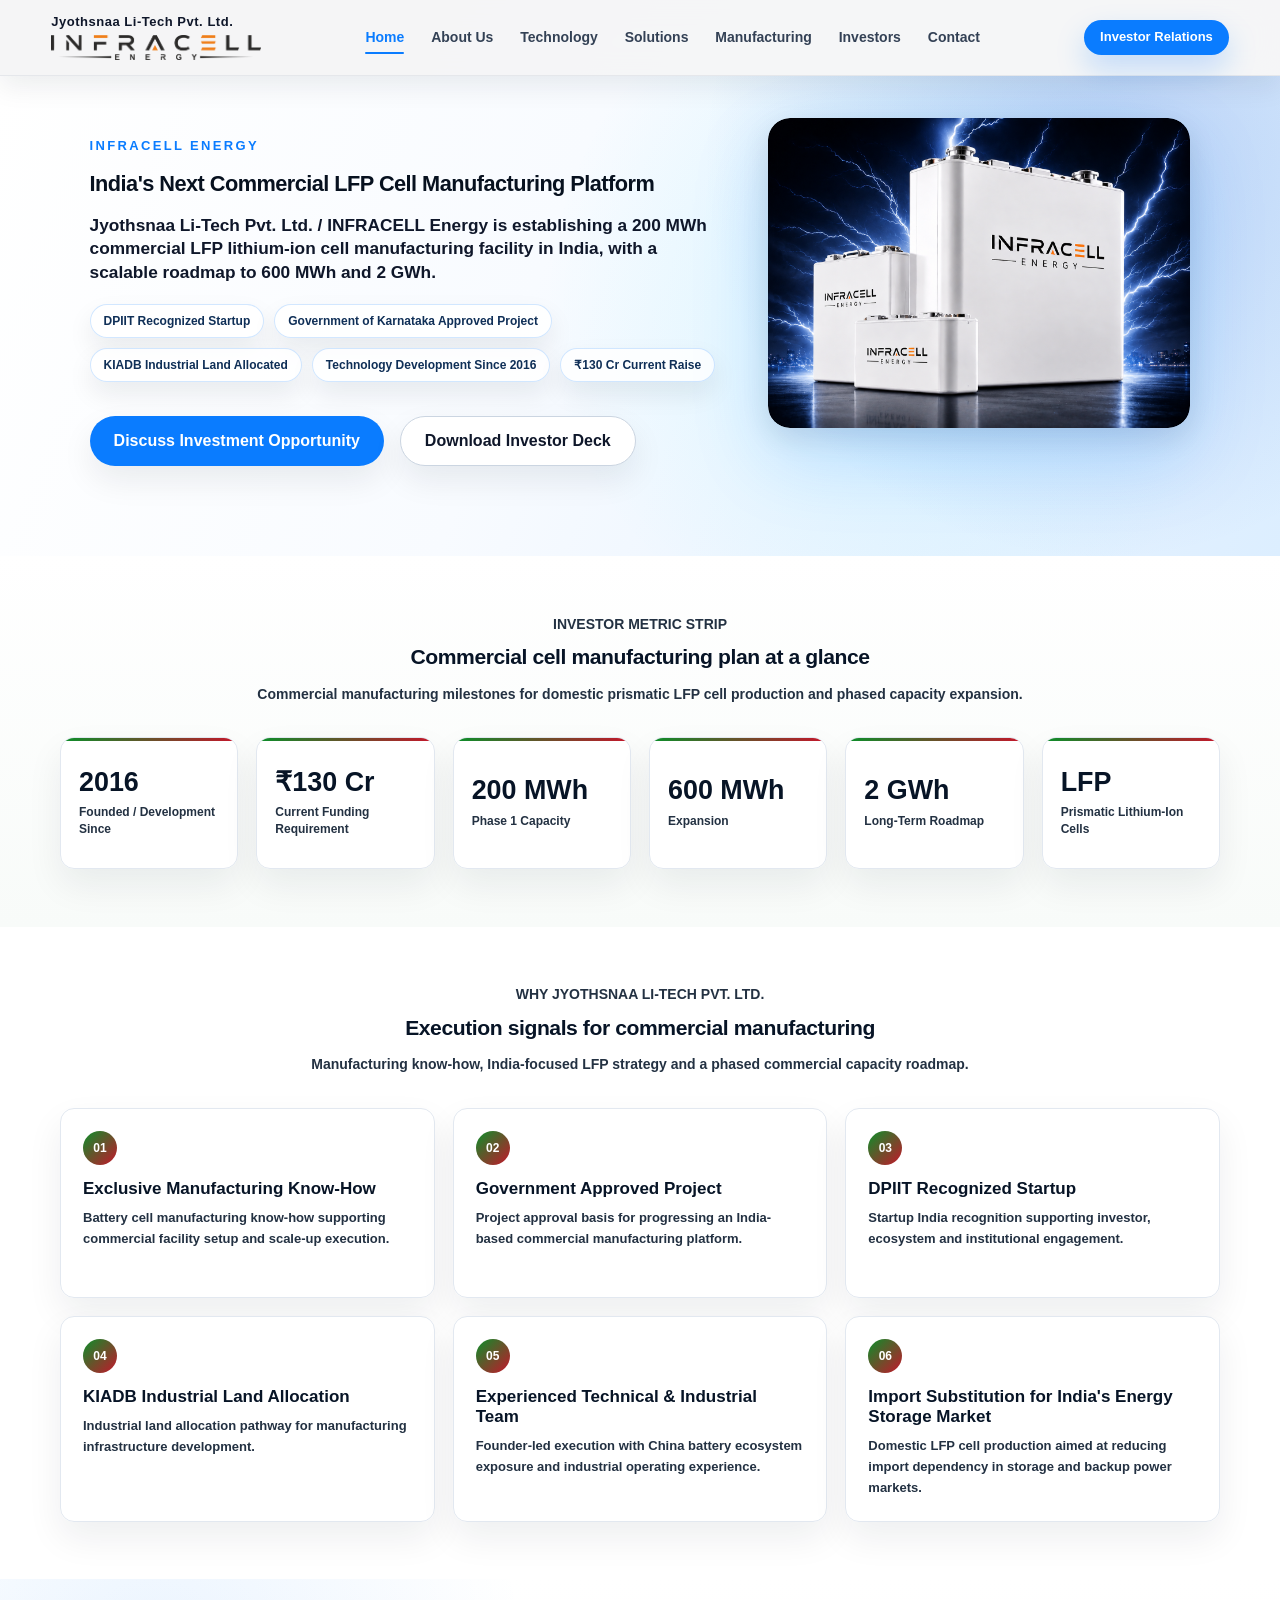
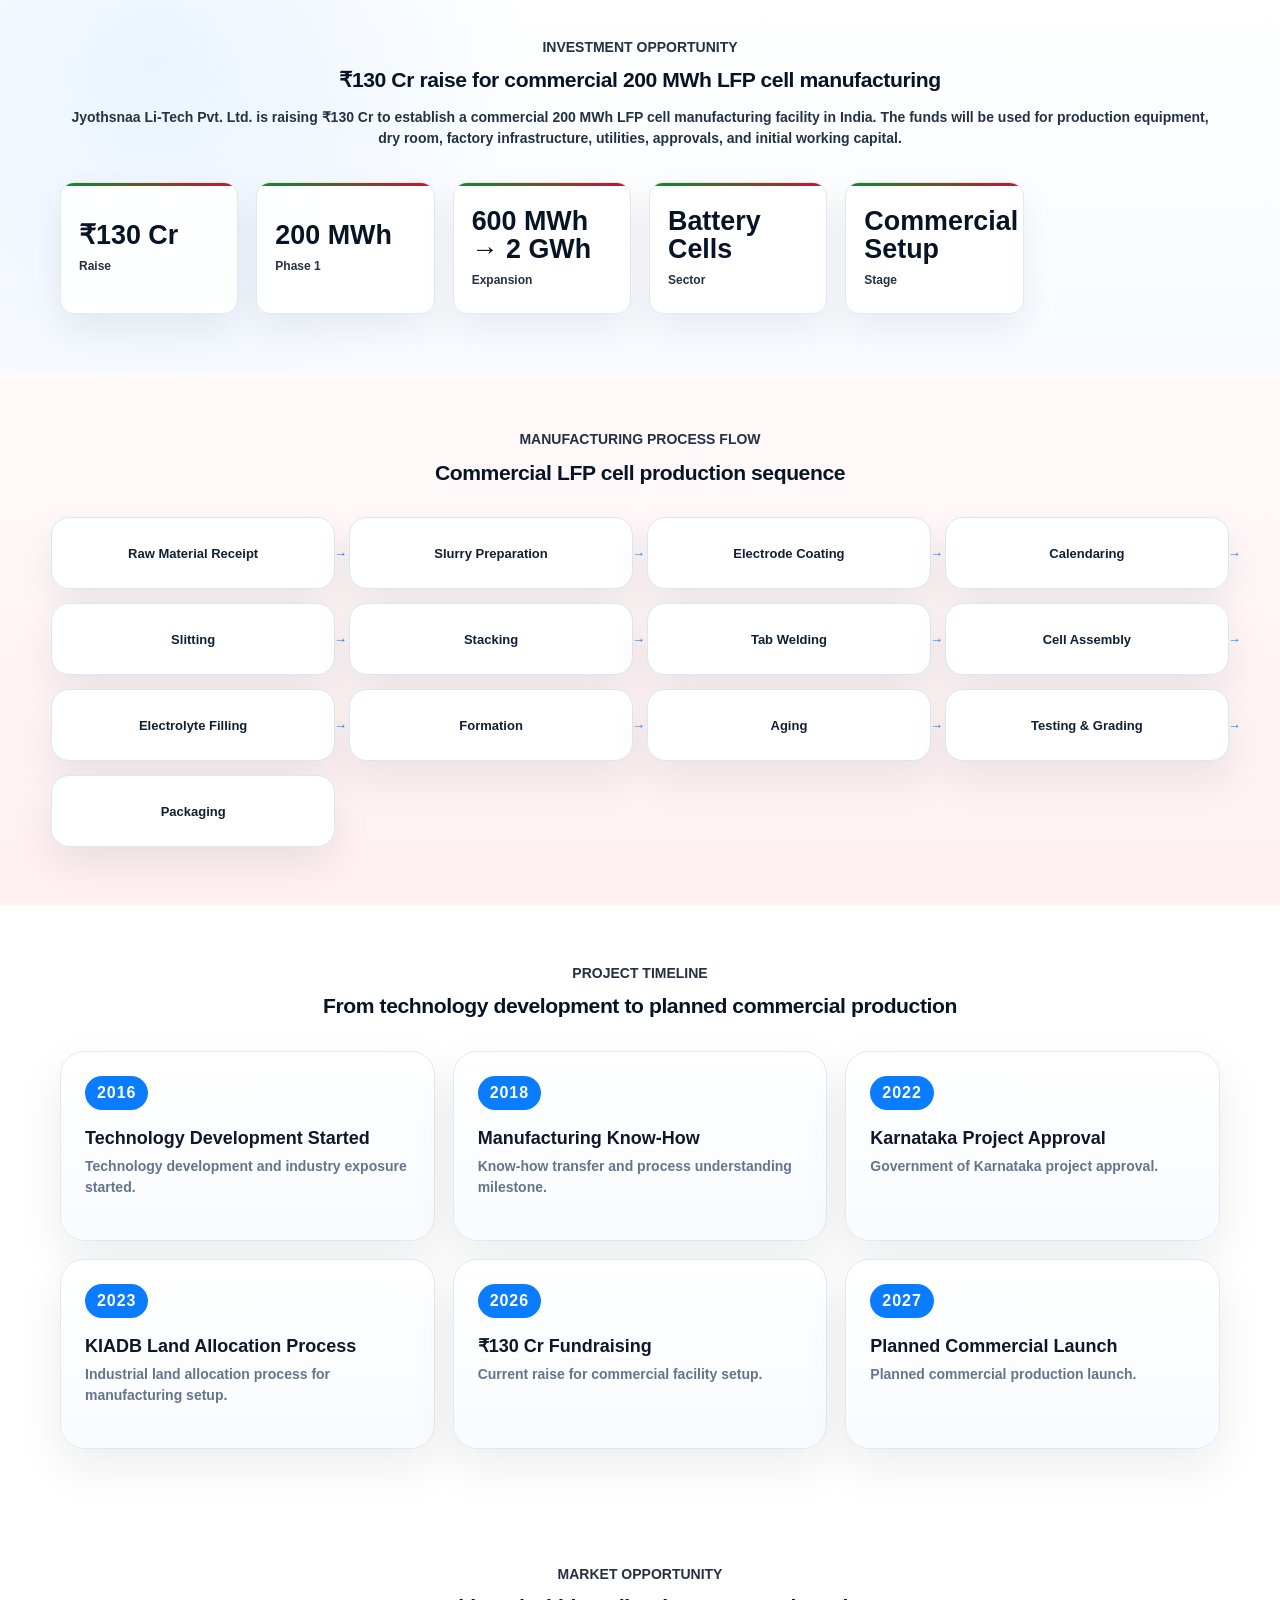
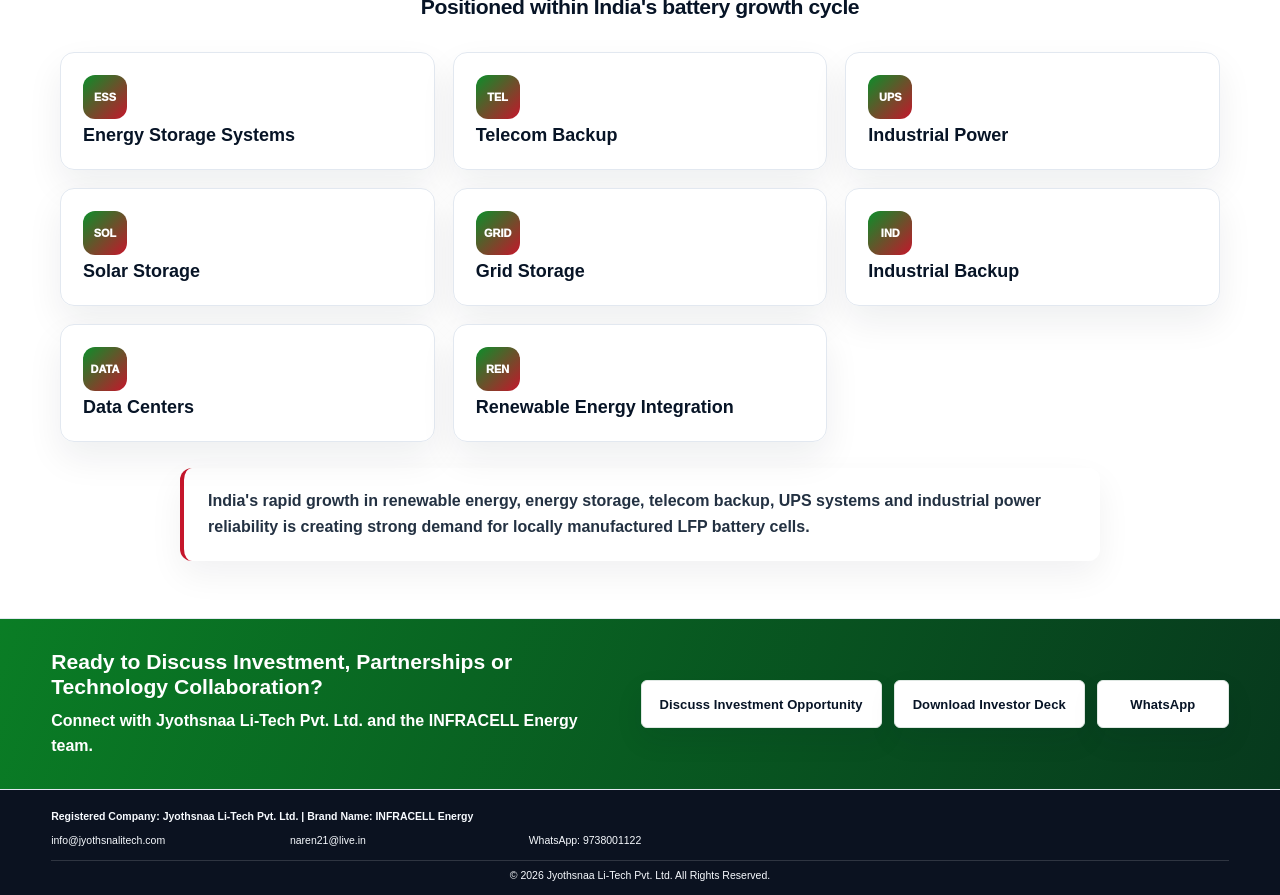
<file: index.html>
﻿<!doctype html>
<html lang="en">
  <head>
    <meta charset="utf-8">
    <meta name="viewport" content="width=device-width, initial-scale=1">
    <title>Jyothsnaa Li-Tech Pvt. Ltd. | INFRACELL Energy Battery Manufacturing</title>
    <meta name="description" content="Jyothsnaa Li-Tech Pvt. Ltd. is establishing a commercial LFP lithium-ion cell manufacturing platform in India under the INFRACELL Energy brand, with planned 200 MWh Phase 1 capacity and a roadmap to 600 MWh and 2 GWh.">
    <meta name="keywords" content="Jyothsnaa Li-Tech Pvt. Ltd., Jyothsnaa Li-Tech Pvt. Ltd., INFRACELL, INFRACELL Energy, lithium-ion cell manufacturing India, LFP battery cells, battery manufacturing Karnataka, energy storage India">
    <link rel="canonical" href="https://jyothsnalitech.com/">
    <meta property="og:title" content="Jyothsnaa Li-Tech Pvt. Ltd. | INFRACELL Energy">
    <meta property="og:description" content="Commercial LFP prismatic lithium-ion cell manufacturing platform in India for ESS, solar storage, UPS, telecom, industrial backup and grid storage applications.">
    <meta property="og:type" content="website">
    <meta property="og:url" content="https://jyothsnalitech.com/">
    <meta property="og:site_name" content="Jyothsnaa Li-Tech Pvt. Ltd.">
    <meta property="og:image" content="https://jyothsnalitech.com/assets/infracell-energy-lightning.png">
    <meta name="twitter:card" content="summary_large_image">
    <script type="application/ld+json">
      {
        "@context": "https://schema.org",
        "@type": "Organization",
        "name": "Jyothsnaa Li-Tech Pvt. Ltd.",
        "alternateName": "INFRACELL Energy",
        "url": "https://jyothsnalitech.com/",
        "logo": "https://jyothsnalitech.com/assets/infracell-logo-official.png",
        "email": "naren21@live.in",
        "telephone": "+91 9738001122",
        "address": {
          "@type": "PostalAddress",
          "streetAddress": "No 60, 12th Cross, Agrahara Dasarahalli",
          "addressLocality": "Bangalore",
          "postalCode": "560079",
          "addressCountry": "IN"
        },
        "description": "Jyothsnaa Li-Tech Pvt. Ltd. is establishing commercial LFP lithium-ion cell manufacturing capability under the INFRACELL Energy brand for ESS, solar storage, UPS, telecom backup, industrial backup and grid storage applications."
      }
    </script>
    <link rel="stylesheet" href="styles.css">
  </head>
  <body class="cinematic-home investor-content-home">
    <header class="jlt-clean-header">
  <a class="jlt-brand" href="index.html">
    <strong>Jyothsnaa Li-Tech Pvt. Ltd.</strong>
    <img src="assets/infracell-logo-official.png" alt="INFRACELL Energy">
  </a>
    <nav class="jlt-nav">
    <a href="index.html">Home</a>
    <a href="about.html">About Us</a>
    <a href="technology.html">Technology</a>
    <a href="solutions.html">Solutions</a>
    <a href="manufacturing.html">Manufacturing</a>
    <a href="investors.html">Investors</a>
    <a href="contact.html">Contact</a>
  </nav>
  <a class="jlt-header-cta" href="investors.html">Investor Relations</a>
</header>
    <main>
      <section class="jlt-investor-hero">
        <div class="jlt-hero-copy">
          <p class="jlt-kicker">INFRACELL ENERGY</p>
          <h1>India's Next Commercial LFP Cell Manufacturing Platform</h1>
          <p class="jlt-subtitle">Jyothsnaa Li-Tech Pvt. Ltd. / INFRACELL Energy is establishing a 200 MWh commercial LFP lithium-ion cell manufacturing facility in India, with a scalable roadmap to 600 MWh and 2 GWh.</p>
          <div class="hero-proof-badges">
            <span>DPIIT Recognized Startup</span>
            <span>Government of Karnataka Approved Project</span>
            <span>KIADB Industrial Land Allocated</span>
            <span>Technology Development Since 2016</span>
            <span>₹130 Cr Current Raise</span>
          </div>
          <div class="jlt-actions">
            <a class="jlt-primary" href="investors.html">Discuss Investment Opportunity</a>
            <a class="jlt-secondary" href="/assets/Jyothsnaa-Li-Tech-Pitch-Deck-2026.pdf" target="_blank" rel="noopener">Download Investor Deck</a>
          </div>
        </div>
        <div class="jlt-brand-panel jlt-artwork-panel">
          <img class="jlt-home-artwork" src="assets/infracell-energy-lightning.png" alt="INFRACELL Energy advanced cell manufacturing artwork">
        </div>
      </section>

      <section class="section manufacturing-numbers-section investor-section">
        <div class="section-head">
          <p class="kicker">Investor Metric Strip</p>
          <h2>Commercial cell manufacturing plan at a glance</h2>
          <p>Commercial manufacturing milestones for domestic prismatic LFP cell production and phased capacity expansion.</p>
        </div>
        <div class="roadmap-number-grid enterprise-metric-grid">
          <article><strong>2016</strong><span>Founded / Development Since</span></article>
          <article><strong>₹130 Cr</strong><span>Current Funding Requirement</span></article>
          <article><strong>200 MWh</strong><span>Phase 1 Capacity</span></article>
          <article><strong>600 MWh</strong><span>Expansion</span></article>
          <article><strong>2 GWh</strong><span>Long-Term Roadmap</span></article>
          <article><strong>LFP</strong><span>Prismatic Lithium-Ion Cells</span></article>
        </div>
      </section>

      <section class="section why-jyothsnaa-section investor-section">
        <div class="section-head">
          <p class="kicker">Why Jyothsnaa Li-Tech Pvt. Ltd.</p>
          <h2>Execution signals for commercial manufacturing</h2>
          <p>Manufacturing know-how, India-focused LFP strategy and a phased commercial capacity roadmap.</p>
        </div>
        <div class="why-grid institutional-card-grid">
          <article><b>01</b><h3>Exclusive Manufacturing Know-How</h3><p>Battery cell manufacturing know-how supporting commercial facility setup and scale-up execution.</p></article>
          <article><b>02</b><h3>Government Approved Project</h3><p>Project approval basis for progressing an India-based commercial manufacturing platform.</p></article>
          <article><b>03</b><h3>DPIIT Recognized Startup</h3><p>Startup India recognition supporting investor, ecosystem and institutional engagement.</p></article>
          <article><b>04</b><h3>KIADB Industrial Land Allocation</h3><p>Industrial land allocation pathway for manufacturing infrastructure development.</p></article>
          <article><b>05</b><h3>Experienced Technical & Industrial Team</h3><p>Founder-led execution with China battery ecosystem exposure and industrial operating experience.</p></article>
          <article><b>06</b><h3>Import Substitution for India's Energy Storage Market</h3><p>Domestic LFP cell production aimed at reducing import dependency in storage and backup power markets.</p></article>
        </div>
      </section>

      <section class="section investment-opportunity-section investor-section">
        <div class="section-head">
          <p class="kicker">Investment Opportunity</p>
          <h2>₹130 Cr raise for commercial 200 MWh LFP cell manufacturing</h2>
          <p>Jyothsnaa Li-Tech Pvt. Ltd. is raising ₹130 Cr to establish a commercial 200 MWh LFP cell manufacturing facility in India. The funds will be used for production equipment, dry room, factory infrastructure, utilities, approvals, and initial working capital.</p>
        </div>
        <div class="roadmap-number-grid enterprise-metric-grid">
          <article><strong>₹130 Cr</strong><span>Raise</span></article>
          <article><strong>200 MWh</strong><span>Phase 1</span></article>
          <article><strong>600 MWh → 2 GWh</strong><span>Expansion</span></article>
          <article><strong>Battery Cells</strong><span>Sector</span></article>
          <article><strong>Commercial Setup</strong><span>Stage</span></article>
        </div>
      </section>

      <section class="section process-flow-section investor-section">
        <div class="section-head">
          <p class="kicker">Manufacturing Process Flow</p>
          <h2>Commercial LFP cell production sequence</h2>
        </div>
        <div class="commercial-process-flow">
          <span>Raw Material Receipt</span>
          <span>Slurry Preparation</span>
          <span>Electrode Coating</span>
          <span>Calendaring</span>
          <span>Slitting</span>
          <span>Stacking</span>
          <span>Tab Welding</span>
          <span>Cell Assembly</span>
          <span>Electrolyte Filling</span>
          <span>Formation</span>
          <span>Aging</span>
          <span>Testing & Grading</span>
          <span>Packaging</span>
        </div>
      </section>

      <section class="section project-timeline-section investor-section">
        <div class="section-head">
          <p class="kicker">Project Timeline</p>
          <h2>From technology development to planned commercial production</h2>
        </div>
        <div class="clean-about-timeline commercial-timeline">
          <article><strong>2016</strong><h3>Technology Development Started</h3><p>Technology development and industry exposure started.</p></article>
          <article><strong>2018</strong><h3>Manufacturing Know-How</h3><p>Know-how transfer and process understanding milestone.</p></article>
          <article><strong>2022</strong><h3>Karnataka Project Approval</h3><p>Government of Karnataka project approval.</p></article>
          <article><strong>2023</strong><h3>KIADB Land Allocation Process</h3><p>Industrial land allocation process for manufacturing setup.</p></article>
          <article><strong>2026</strong><h3>₹130 Cr Fundraising</h3><p>Current raise for commercial facility setup.</p></article>
          <article><strong>2027</strong><h3>Planned Commercial Launch</h3><p>Planned commercial production launch.</p></article>
        </div>
      </section>

      <section class="section market-opportunity-section investor-section">
        <div class="section-head">
          <p class="kicker">Market Opportunity</p>
          <h2>Positioned within India's battery growth cycle</h2>
        </div>
        <div class="market-card-grid">
          <article><span>ESS</span><strong>Energy Storage Systems</strong></article>
          <article><span>TEL</span><strong>Telecom Backup</strong></article>
          <article><span>UPS</span><strong>Industrial Power</strong></article>
          <article><span>SOL</span><strong>Solar Storage</strong></article>
          <article><span>GRID</span><strong>Grid Storage</strong></article>
          <article><span>IND</span><strong>Industrial Backup</strong></article>
          <article><span>DATA</span><strong>Data Centers</strong></article>
          <article><span>REN</span><strong>Renewable Energy Integration</strong></article>
        </div>
        <p class="market-bottom-statement">India's rapid growth in renewable energy, energy storage, telecom backup, UPS systems and industrial power reliability is creating strong demand for locally manufactured LFP battery cells.</p>
      </section>

      <section class="cta-band">
        <div>
          <h2>Ready to Discuss Investment, Partnerships or Technology Collaboration?</h2>
          <p>Connect with Jyothsnaa Li-Tech Pvt. Ltd. and the INFRACELL Energy team.</p>
        </div>
        <div class="cta-contact-actions">
          <a class="btn" href="mailto:info@jyothsnalitech.com?subject=Jyothsnaa%20Li-Tech%20Pvt.%20Ltd.%20Investment%20Opportunity">Discuss Investment Opportunity</a>
          <a class="btn" href="/assets/Jyothsnaa-Li-Tech-Pitch-Deck-2026.pdf" target="_blank" rel="noopener">Download Investor Deck</a>
          <a class="btn" href="https://wa.me/919738001122" target="_blank" rel="noopener">WhatsApp</a>
        </div>
      </section>
    </main>

    <footer class="footer">
      <p class="footer-institutional">Registered Company: Jyothsnaa Li-Tech Pvt. Ltd. | Brand Name: INFRACELL Energy</p>
      <div class="footer-links clean-footer-links">
        <a href="mailto:info@jyothsnalitech.com">info@jyothsnalitech.com</a>
        <a href="mailto:naren21@live.in">naren21@live.in</a>
        <a href="https://wa.me/919738001122" target="_blank" rel="noopener">WhatsApp: 9738001122</a>
      </div>
      <p>&copy; 2026 Jyothsnaa Li-Tech Pvt. Ltd. All Rights Reserved.</p>
    </footer>
    <script src="site.js"></script>
  </body>
</html>
</file>
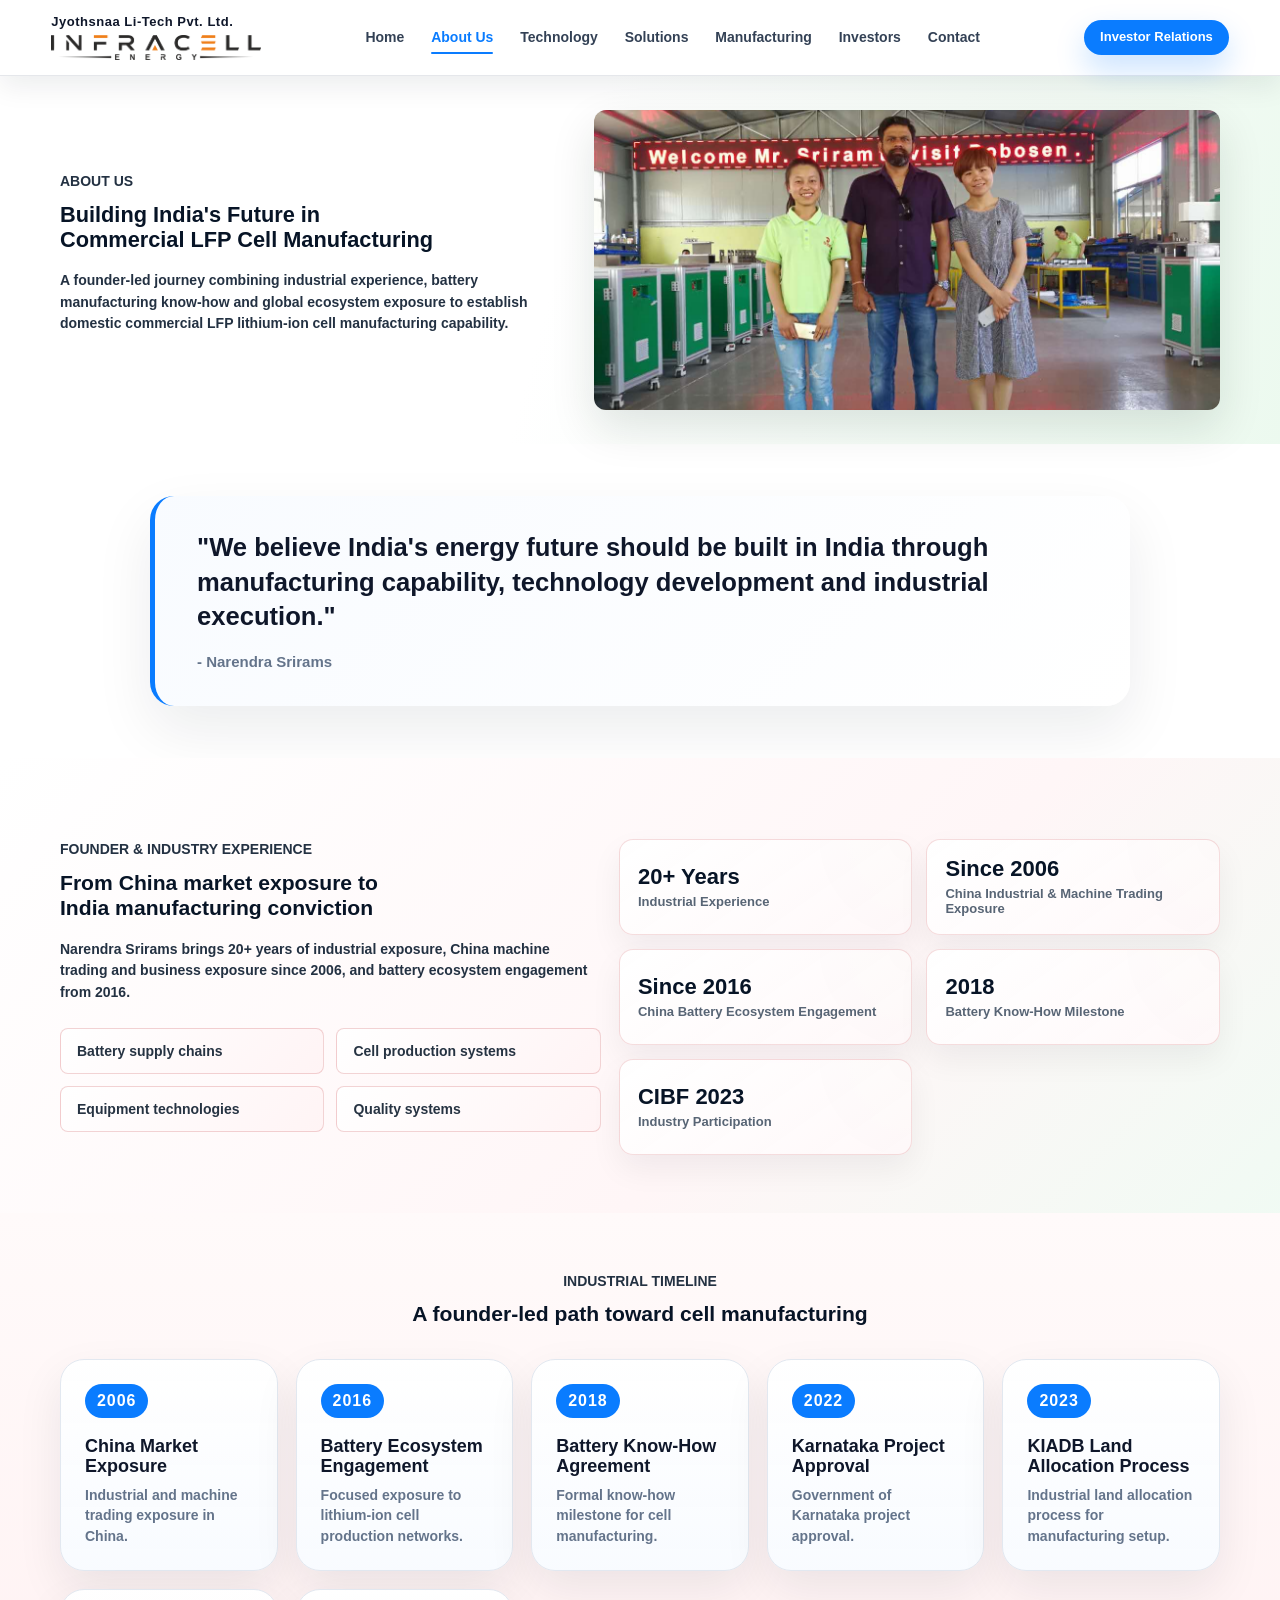
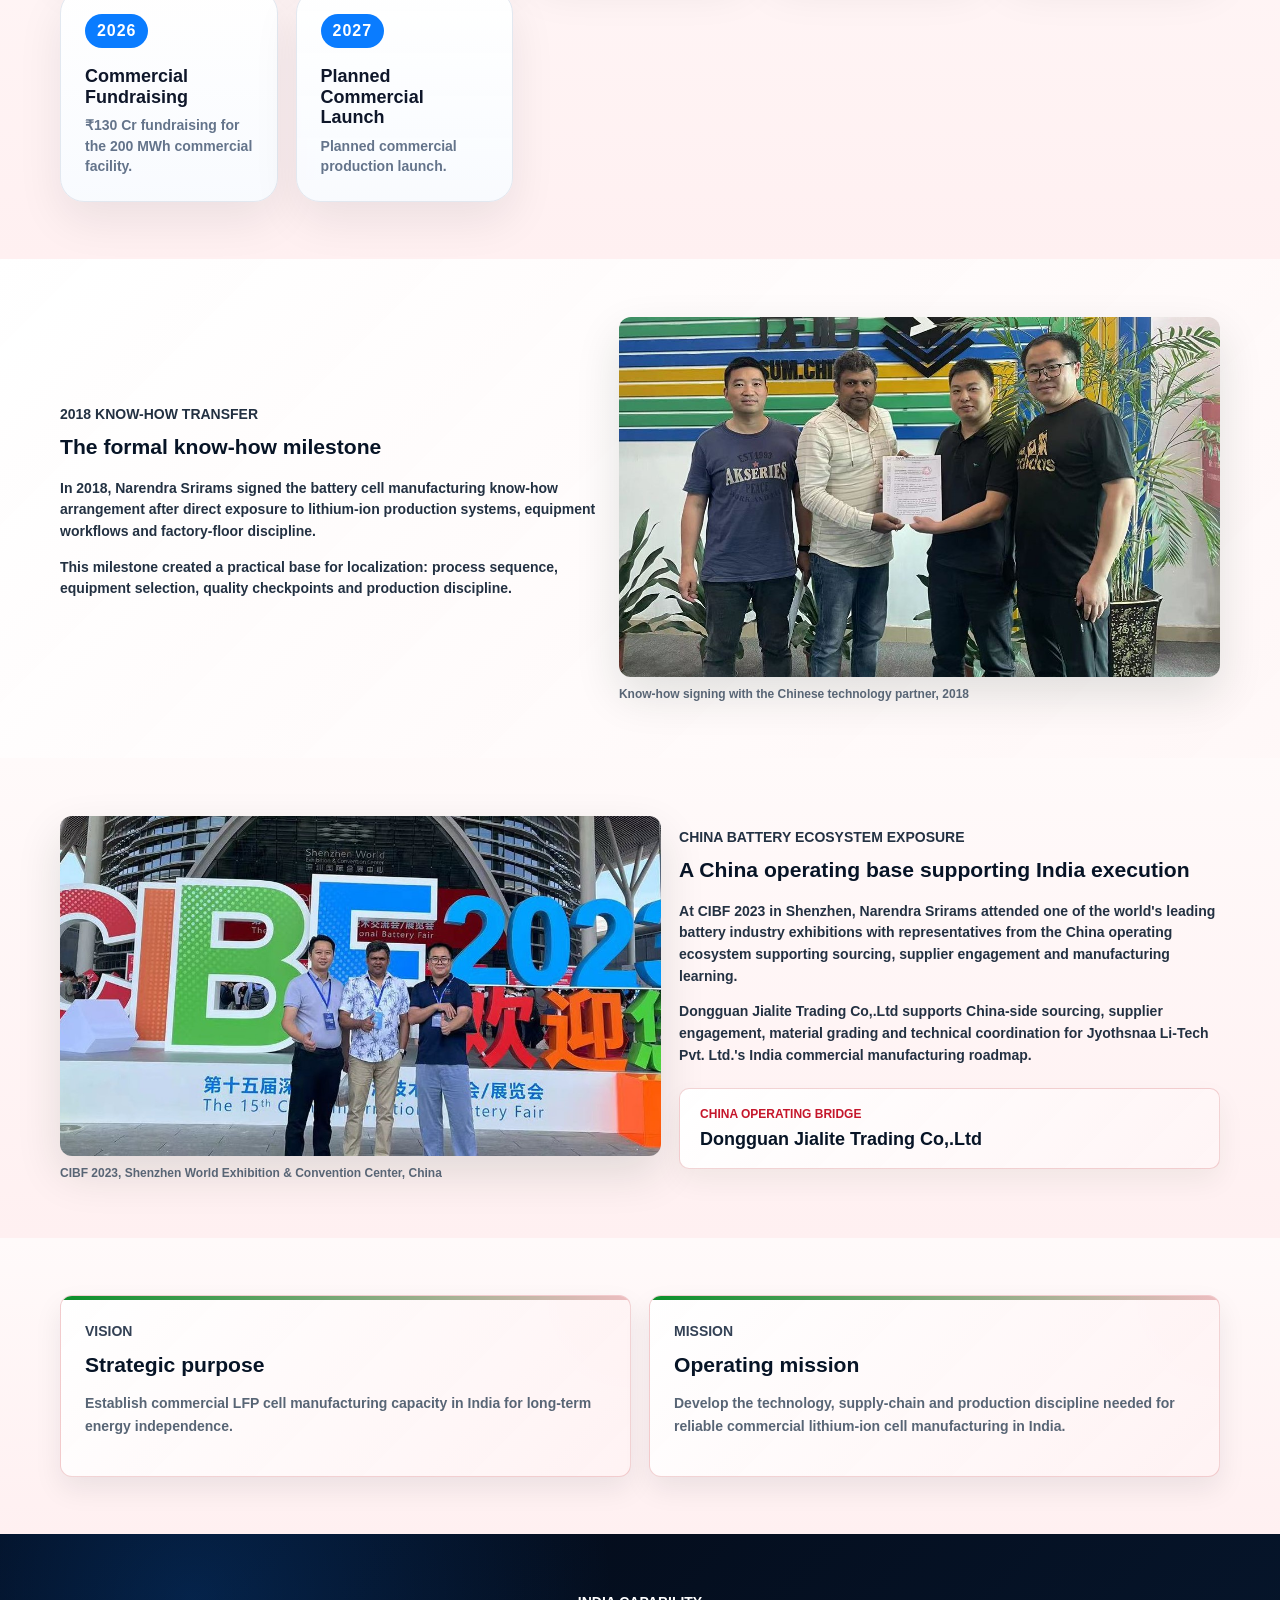
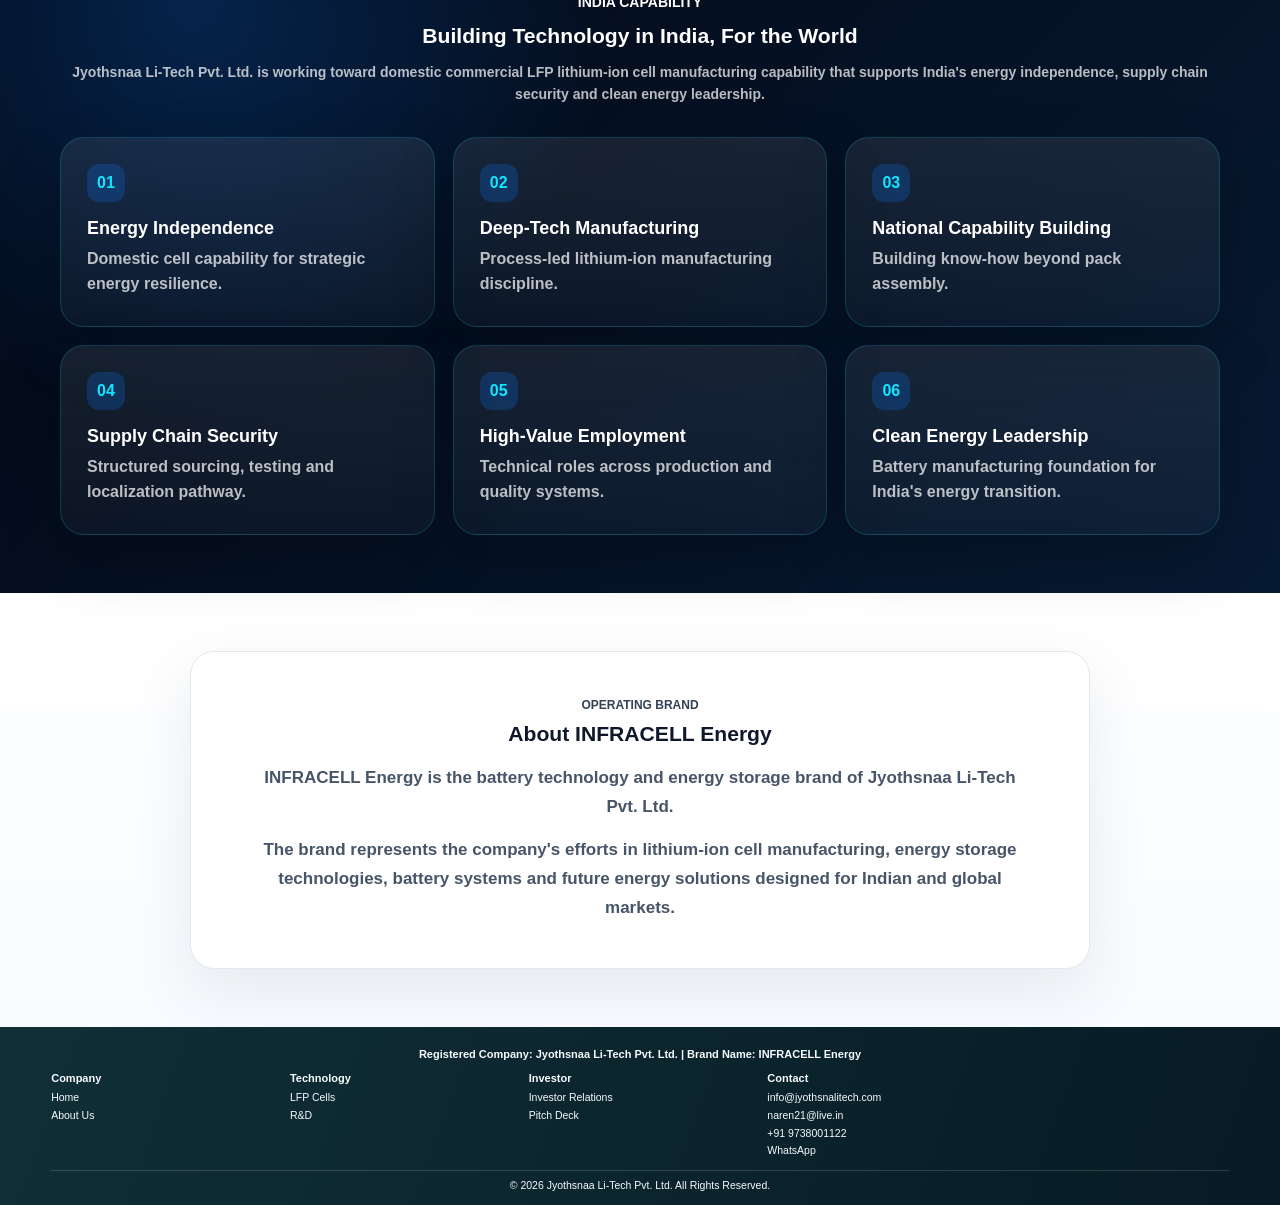
<file: about.html>
﻿<!doctype html>
<html lang="en">
  <head>
    <meta charset="utf-8">
    <meta name="viewport" content="width=device-width, initial-scale=1">
    <title>About | Jyothsnaa Li-Tech Pvt. Ltd.</title>
    <meta name="description" content="Learn the founder-led story behind Jyothsnaa Li-Tech Pvt. Ltd., from China battery ecosystem exposure and 2018 know-how signing to India's INFRACELL Energy commercial LFP cell manufacturing roadmap.">
    <meta property="og:title" content="About | Jyothsnaa Li-Tech Pvt. Ltd.">
    <meta property="og:description" content="Founder-led battery manufacturing story behind Jyothsnaa Li-Tech Pvt. Ltd. and INFRACELL Energy.">
    <meta property="og:type" content="website">
    <meta property="og:image" content="assets/cibf-2023-china.jpg">
    <meta name="twitter:card" content="summary_large_image">
    <link rel="stylesheet" href="styles.css">
  </head>
  <body>
    <header class="jlt-clean-header">
  <a class="jlt-brand" href="index.html">
    <strong>Jyothsnaa Li-Tech Pvt. Ltd.</strong>
    <img src="assets/infracell-logo-official.png" alt="INFRACELL Energy">
  </a>
    <nav class="jlt-nav">
    <a href="index.html">Home</a>
    <a href="about.html">About Us</a>
    <a href="technology.html">Technology</a>
    <a href="solutions.html">Solutions</a>
    <a href="manufacturing.html">Manufacturing</a>
    <a href="investors.html">Investors</a>
    <a href="contact.html">Contact</a>
  </nav>
  <a class="jlt-header-cta" href="investors.html">Investor Relations</a>
</header>

    <main>
      <section class="page-hero">
        <div class="page-hero-inner">
          <div>
            <p class="kicker">About Us</p>
            <h1>Building India's Future in Commercial LFP Cell Manufacturing</h1>
            <p>A founder-led journey combining industrial experience, battery manufacturing know-how and global ecosystem exposure to establish domestic commercial LFP lithium-ion cell manufacturing capability.</p>
          </div>
          <img src="assets/naren-factory-visit.jpg" alt="Narendra Srirams during a China battery factory visit">
        </div>
      </section>

      <section class="founder-quote-band">
        <blockquote>
          "We believe India's energy future should be built in India through manufacturing capability, technology development and industrial execution."
          <cite>- Narendra Srirams</cite>
        </blockquote>
      </section>

      <section class="section founder-credibility">
        <div class="wide-split">
          <div class="text-block">
            <p class="kicker">Founder & Industry Experience</p>
            <h2>From China market exposure to India manufacturing conviction</h2>
            <p>Narendra Srirams brings 20+ years of industrial exposure, China machine trading and business exposure since 2006, and battery ecosystem engagement from 2016.</p>
            <div class="bullet-list">
              <span>Battery supply chains</span>
              <span>Cell production systems</span>
              <span>Equipment technologies</span>
              <span>Quality systems</span>
            </div>
          </div>
          <div class="founder-credential-grid">
            <span><strong>20+ Years</strong>Industrial Experience</span>
            <span><strong>Since 2006</strong>China Industrial & Machine Trading Exposure</span>
            <span><strong>Since 2016</strong>China Battery Ecosystem Engagement</span>
            <span><strong>2018</strong>Battery Know-How Milestone</span>
            <span><strong>CIBF 2023</strong>Industry Participation</span>
          </div>
        </div>
      </section>

      <section class="section alt">
        <div class="section-head">
          <p class="kicker">Industrial Timeline</p>
          <h2>A founder-led path toward cell manufacturing</h2>
        </div>
        <div class="clean-about-timeline">
          <article><strong>2006</strong><h3>China Market Exposure</h3><p>Industrial and machine trading exposure in China.</p></article>
          <article><strong>2016</strong><h3>Battery Ecosystem Engagement</h3><p>Focused exposure to lithium-ion cell production networks.</p></article>
          <article><strong>2018</strong><h3>Battery Know-How Agreement</h3><p>Formal know-how milestone for cell manufacturing.</p></article>
          <article><strong>2022</strong><h3>Karnataka Project Approval</h3><p>Government of Karnataka project approval.</p></article>
          <article><strong>2023</strong><h3>KIADB Land Allocation Process</h3><p>Industrial land allocation process for manufacturing setup.</p></article>
          <article><strong>2026</strong><h3>Commercial Fundraising</h3><p>₹130 Cr fundraising for the 200 MWh commercial facility.</p></article>
          <article><strong>2027</strong><h3>Planned Commercial Launch</h3><p>Planned commercial production launch.</p></article>
        </div>
      </section>

      <section class="section know-how-story">
        <div class="wide-split">
          <div class="text-block">
            <p class="kicker">2018 Know-How Transfer</p>
            <h2>The formal know-how milestone</h2>
            <p>In 2018, Narendra Srirams signed the battery cell manufacturing know-how arrangement after direct exposure to lithium-ion production systems, equipment workflows and factory-floor discipline.</p>
            <p>This milestone created a practical base for localization: process sequence, equipment selection, quality checkpoints and production discipline.</p>
          </div>
          <figure class="story-photo certificate-photo">
            <img src="assets/know-how-certificate-2018.jpeg" alt="Narendra Srirams signing lithium-ion battery manufacturing know-how in China in 2018">
            <figcaption>Know-how signing with the Chinese technology partner, 2018</figcaption>
          </figure>
        </div>
      </section>

      <section class="section alt china-story">
        <div class="wide-split reverse china-visual-split">
          <figure class="story-photo">
            <img src="assets/cibf-2023-china.jpg" alt="Narendra Srirams at CIBF 2023 in Shenzhen China">
            <figcaption>CIBF 2023, Shenzhen World Exhibition & Convention Center, China</figcaption>
          </figure>
          <div class="text-block">
            <p class="kicker">China Battery Ecosystem Exposure</p>
            <h2>A China operating base supporting India execution</h2>
            <p>At CIBF 2023 in Shenzhen, Narendra Srirams attended one of the world's leading battery industry exhibitions with representatives from the China operating ecosystem supporting sourcing, supplier engagement and manufacturing learning.</p>
            <p>Dongguan Jialite Trading Co,.Ltd supports China-side sourcing, supplier engagement, material grading and technical coordination for Jyothsnaa Li-Tech Pvt. Ltd.'s India commercial manufacturing roadmap.</p>
            <div class="china-company-panel">
              <strong>China operating bridge</strong>
              <span>Dongguan Jialite Trading Co,.Ltd</span>
            </div>
          </div>
        </div>
      </section>

      <section class="section alt">
        <div class="premium-grid">
          <article class="premium-panel">
            <p class="kicker">Vision</p>
            <h2>Strategic purpose</h2>
            <p>Establish commercial LFP cell manufacturing capacity in India for long-term energy independence.</p>
          </article>
          <article class="premium-panel">
            <p class="kicker">Mission</p>
            <h2>Operating mission</h2>
            <p>Develop the technology, supply-chain and production discipline needed for reliable commercial lithium-ion cell manufacturing in India.</p>
          </article>
        </div>
      </section>

      <section class="section about-dark-section">
        <div class="section-head">
          <p class="kicker">India Capability</p>
          <h2>Building Technology in India, For the World</h2>
          <p>Jyothsnaa Li-Tech Pvt. Ltd. is working toward domestic commercial LFP lithium-ion cell manufacturing capability that supports India's energy independence, supply chain security and clean energy leadership.</p>
        </div>
        <div class="dark-card-grid six">
          <article><span>01</span><h3>Energy Independence</h3><p>Domestic cell capability for strategic energy resilience.</p></article>
          <article><span>02</span><h3>Deep-Tech Manufacturing</h3><p>Process-led lithium-ion manufacturing discipline.</p></article>
          <article><span>03</span><h3>National Capability Building</h3><p>Building know-how beyond pack assembly.</p></article>
          <article><span>04</span><h3>Supply Chain Security</h3><p>Structured sourcing, testing and localization pathway.</p></article>
          <article><span>05</span><h3>High-Value Employment</h3><p>Technical roles across production and quality systems.</p></article>
          <article><span>06</span><h3>Clean Energy Leadership</h3><p>Battery manufacturing foundation for India's energy transition.</p></article>
        </div>
      </section>

      <section class="section infracell-about-section">
        <div class="infracell-about-block">
          <p class="kicker">Operating Brand</p>
          <h2>About INFRACELL Energy</h2>
          <p>INFRACELL Energy is the battery technology and energy storage brand of Jyothsnaa Li-Tech Pvt. Ltd.</p>
          <p>The brand represents the company's efforts in lithium-ion cell manufacturing, energy storage technologies, battery systems and future energy solutions designed for Indian and global markets.</p>
        </div>
      </section>
    </main>

    <footer class="footer">
      <p class="footer-institutional">Registered Company: Jyothsnaa Li-Tech Pvt. Ltd. | Brand Name: INFRACELL Energy</p>
<div class="footer-links"><div><strong>Company</strong><a href="index.html">Home</a><a href="about.html">About Us</a></div><div><strong>Technology</strong><a href="technology.html">LFP Cells</a><a href="technology.html">R&D</a></div><div><strong>Investor</strong><a href="investors.html">Investor Relations</a><a href="assets/Jyothsnaa-Li-Tech-Pvt-Ltd-Pitch-Deck-2026.pdf" target="_blank" rel="noopener">Pitch Deck</a></div><div><strong>Contact</strong><a href="mailto:info@jyothsnalitech.com">info@jyothsnalitech.com</a><a href="mailto:naren21@live.in">naren21@live.in</a><a href="tel:+919738001122">+91 9738001122</a><a href="https://wa.me/919738001122" target="_blank" rel="noopener">WhatsApp</a></div></div>
      <p>&copy; 2026 Jyothsnaa Li-Tech Pvt. Ltd. All Rights Reserved.</p>
    </footer>
    <script src="site.js"></script>
  </body>
</html>
</file>
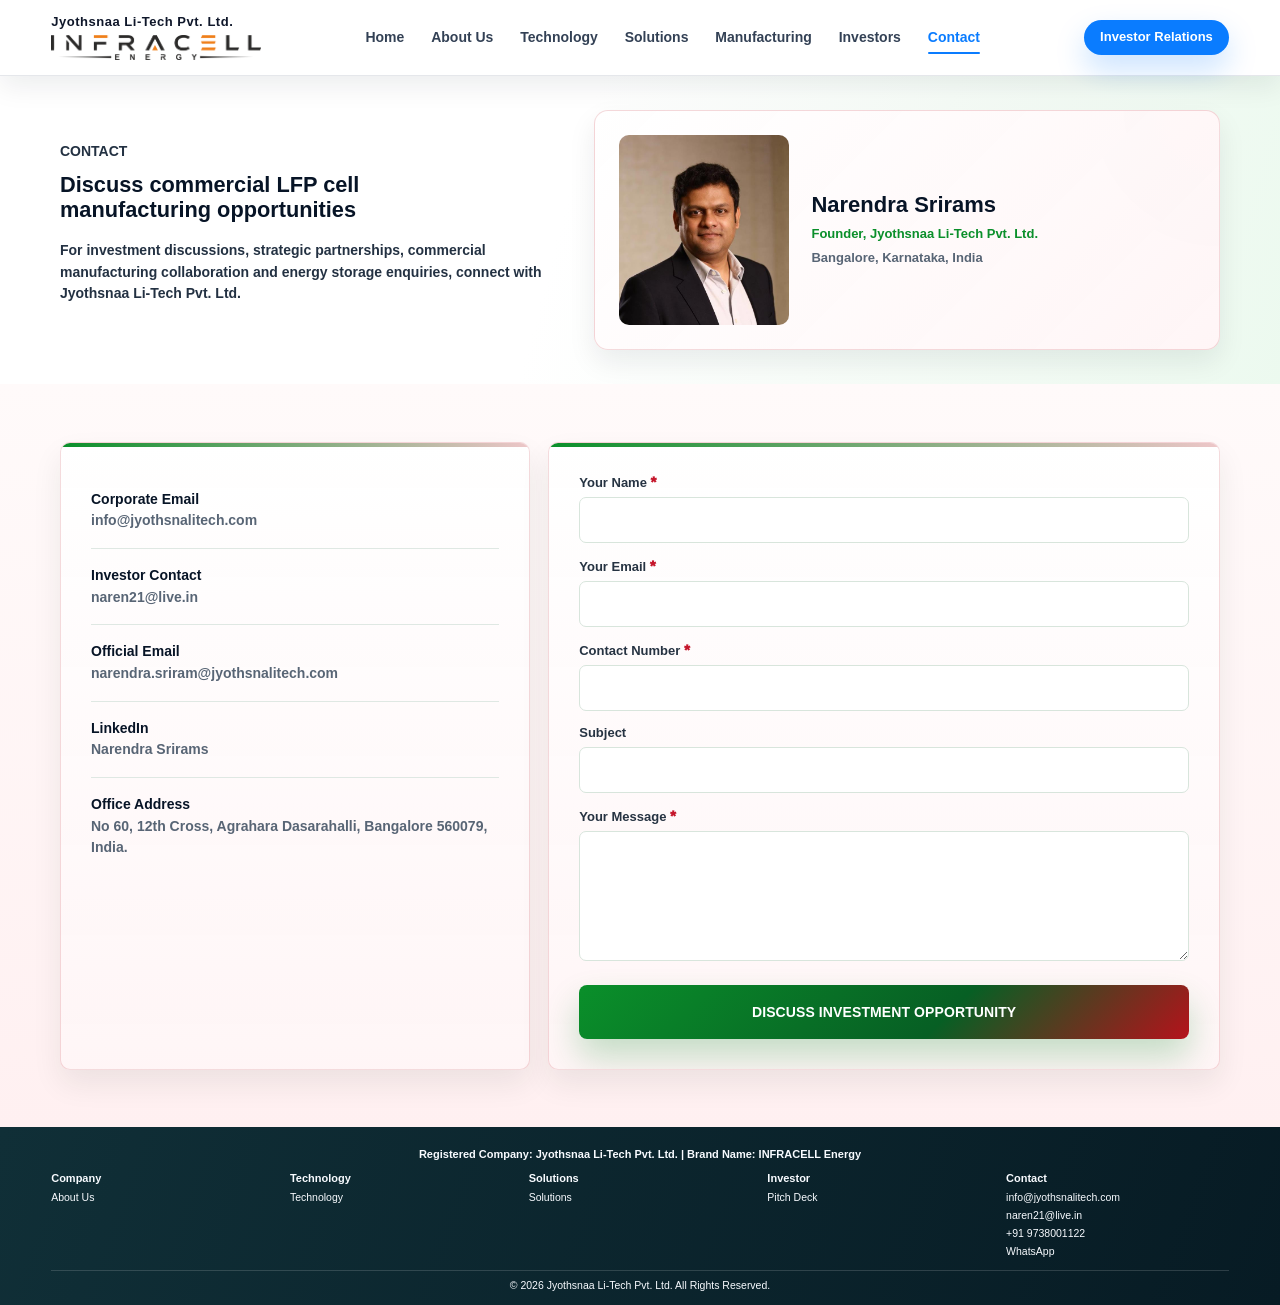
<file: contact.html>
﻿<!doctype html>
<html lang="en">
  <head><meta charset="utf-8"><meta name="viewport" content="width=device-width, initial-scale=1"><title>Contact | Jyothsnaa Li-Tech Pvt. Ltd.</title><meta name="description" content="Contact Jyothsnaa Li-Tech Pvt. Ltd. for investment discussions, battery manufacturing partnerships, INFRACELL Energy enquiries and technology collaboration."><meta property="og:title" content="Contact | Jyothsnaa Li-Tech Pvt. Ltd."><meta property="og:description" content="Connect with Jyothsnaa Li-Tech Pvt. Ltd. for investor and partnership discussions."><meta property="og:type" content="website"><meta property="og:image" content="assets/founder-portrait.jpg"><meta name="twitter:card" content="summary_large_image"><link rel="stylesheet" href="styles.css"></head>
  <body>
<header class="jlt-clean-header">
  <a class="jlt-brand" href="index.html">
    <strong>Jyothsnaa Li-Tech Pvt. Ltd.</strong>
    <img src="assets/infracell-logo-official.png" alt="INFRACELL Energy">
  </a>
    <nav class="jlt-nav">
    <a href="index.html">Home</a>
    <a href="about.html">About Us</a>
    <a href="technology.html">Technology</a>
    <a href="solutions.html">Solutions</a>
    <a href="manufacturing.html">Manufacturing</a>
    <a href="investors.html">Investors</a>
    <a href="contact.html">Contact</a>
  </nav>
  <a class="jlt-header-cta" href="investors.html">Investor Relations</a>
</header>
    <main>
<section class="page-hero contact-hero"><div class="page-hero-inner"><div><p class="kicker">Contact</p><h1>Discuss commercial LFP cell manufacturing opportunities</h1><p>For investment discussions, strategic partnerships, commercial manufacturing collaboration and energy storage enquiries, connect with Jyothsnaa Li-Tech Pvt. Ltd.</p></div><div class="contact-hero-visual"><img src="assets/founder-portrait.jpg" alt="Narendra Srirams, founder contact for Jyothsnaa Li-Tech Pvt. Ltd."><div class="contact-hero-card"><strong>Narendra Srirams</strong><span>Founder, Jyothsnaa Li-Tech Pvt. Ltd.</span><small>Bangalore, Karnataka, India</small></div></div></div></section>
<section class="section alt"><div class="contact-grid"><div class="contact-card"><span><strong>Corporate Email</strong><a href="mailto:info@jyothsnalitech.com">info@jyothsnalitech.com</a></span><span><strong>Investor Contact</strong><a href="mailto:naren21@live.in">naren21@live.in</a></span><span><strong>Official Email</strong><a href="mailto:narendra.sriram@jyothsnalitech.com">narendra.sriram@jyothsnalitech.com</a></span><span><strong>LinkedIn</strong><a href="https://www.linkedin.com/in/narendra-srirams-b4098419/" target="_blank" rel="noopener">Narendra Srirams</a></span><span><strong>Office Address</strong>No 60, 12th Cross, Agrahara Dasarahalli, Bangalore 560079, India.</span></div><form action="https://formsubmit.co/info@jyothsnalitech.com" method="POST"><input type="hidden" name="_subject" value="Jyothsnaa Li-Tech Pvt. Ltd. Website Enquiry"><input type="hidden" name="_template" value="table"><input type="hidden" name="_captcha" value="false"><label><span>Your Name <b>*</b></span><input name="name" required></label><label><span>Your Email <b>*</b></span><input name="email" type="email" required></label><label><span>Contact Number <b>*</b></span><input name="contact_number" type="tel" required></label><label><span>Subject</span><input name="subject"></label><label><span>Your Message <b>*</b></span><textarea name="message" required></textarea></label><button class="submit-highlight" type="submit">Discuss Investment Opportunity</button></form></div></section>
    </main>
<footer class="footer"><p class="footer-institutional">Registered Company: Jyothsnaa Li-Tech Pvt. Ltd. | Brand Name: INFRACELL Energy</p><div class="footer-links"><div><strong>Company</strong><a href="about.html">About Us</a></div><div><strong>Technology</strong><a href="technology.html">Technology</a></div><div><strong>Solutions</strong><a href="solutions.html">Solutions</a></div><div><strong>Investor</strong><a href="assets/Jyothsnaa-Li-Tech-Pvt-Ltd-Pitch-Deck-2026.pdf" target="_blank" rel="noopener">Pitch Deck</a></div><div><strong>Contact</strong><a href="mailto:info@jyothsnalitech.com">info@jyothsnalitech.com</a><a href="mailto:naren21@live.in">naren21@live.in</a><a href="tel:+919738001122">+91 9738001122</a><a href="https://wa.me/919738001122" target="_blank" rel="noopener">WhatsApp</a></div></div><p>&copy; 2026 Jyothsnaa Li-Tech Pvt. Ltd. All Rights Reserved.</p></footer>
    <script src="site.js"></script>
  </body>
</html>
</file>
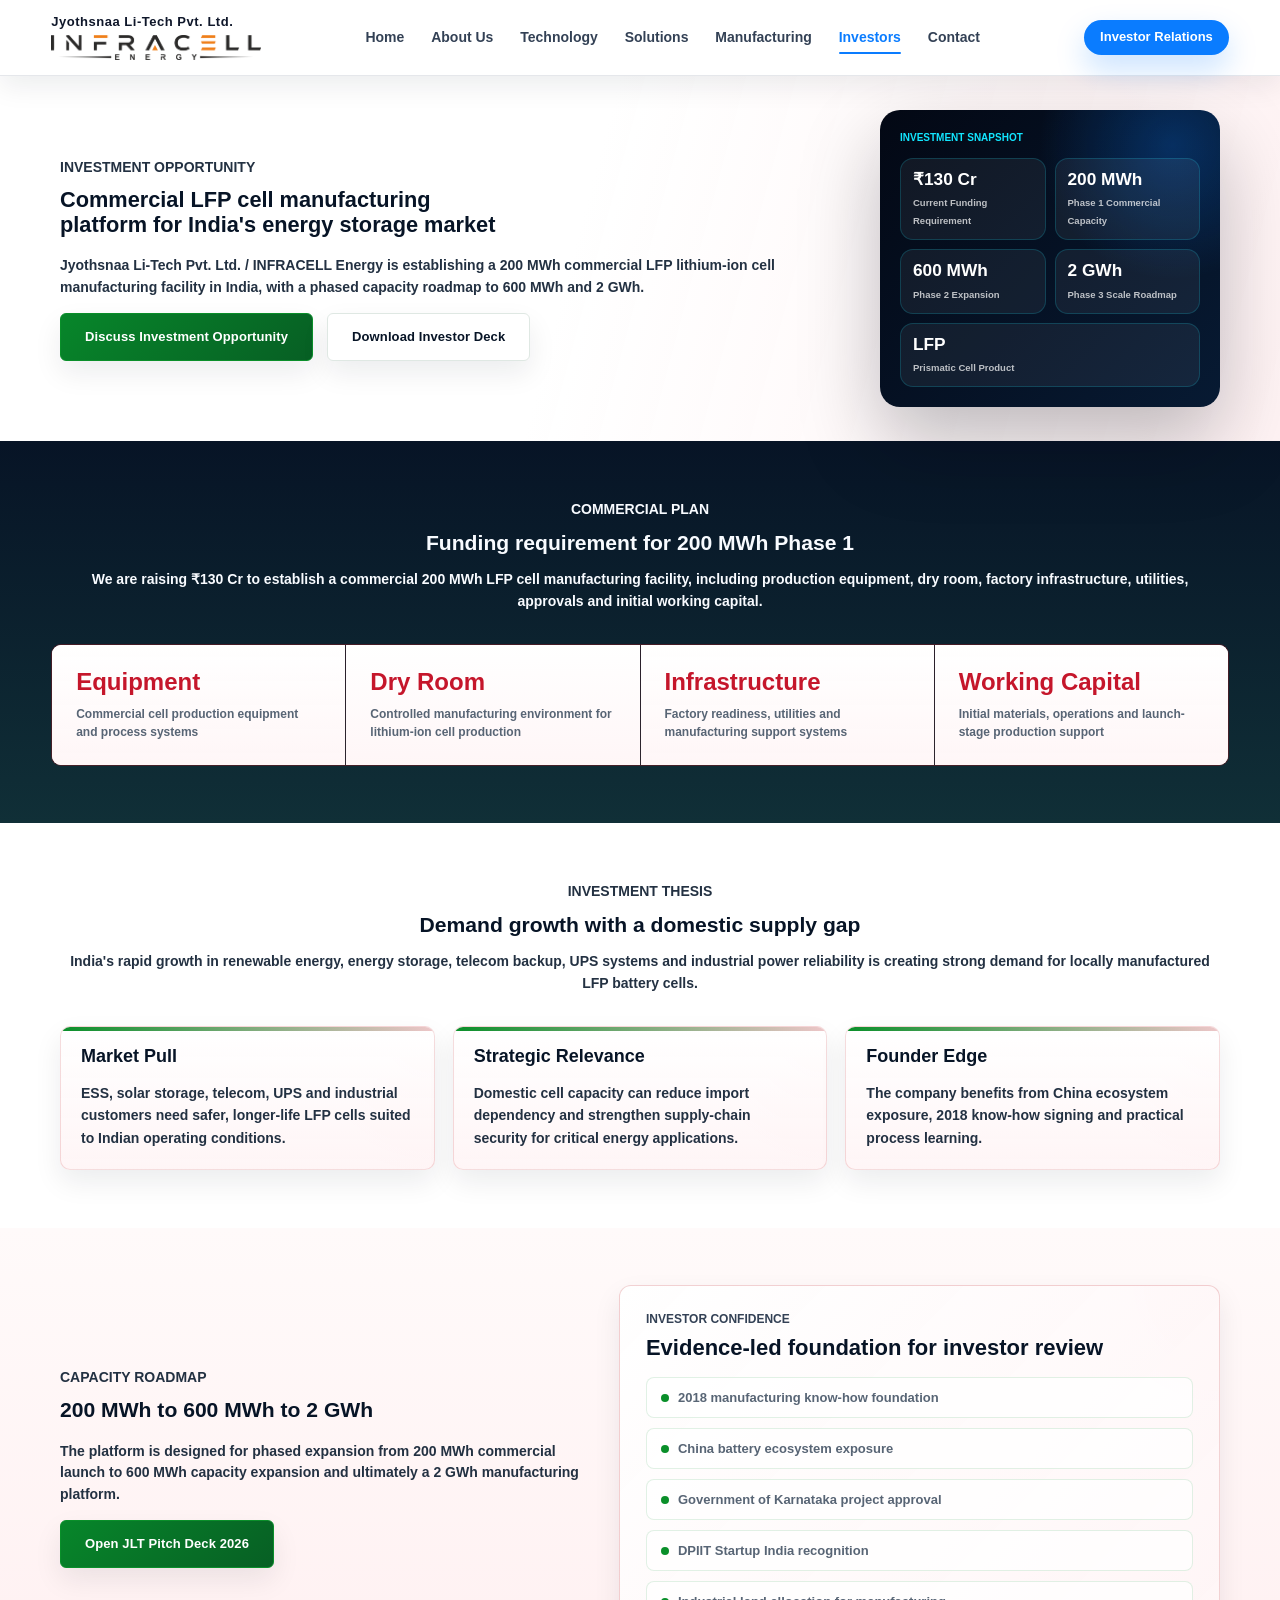
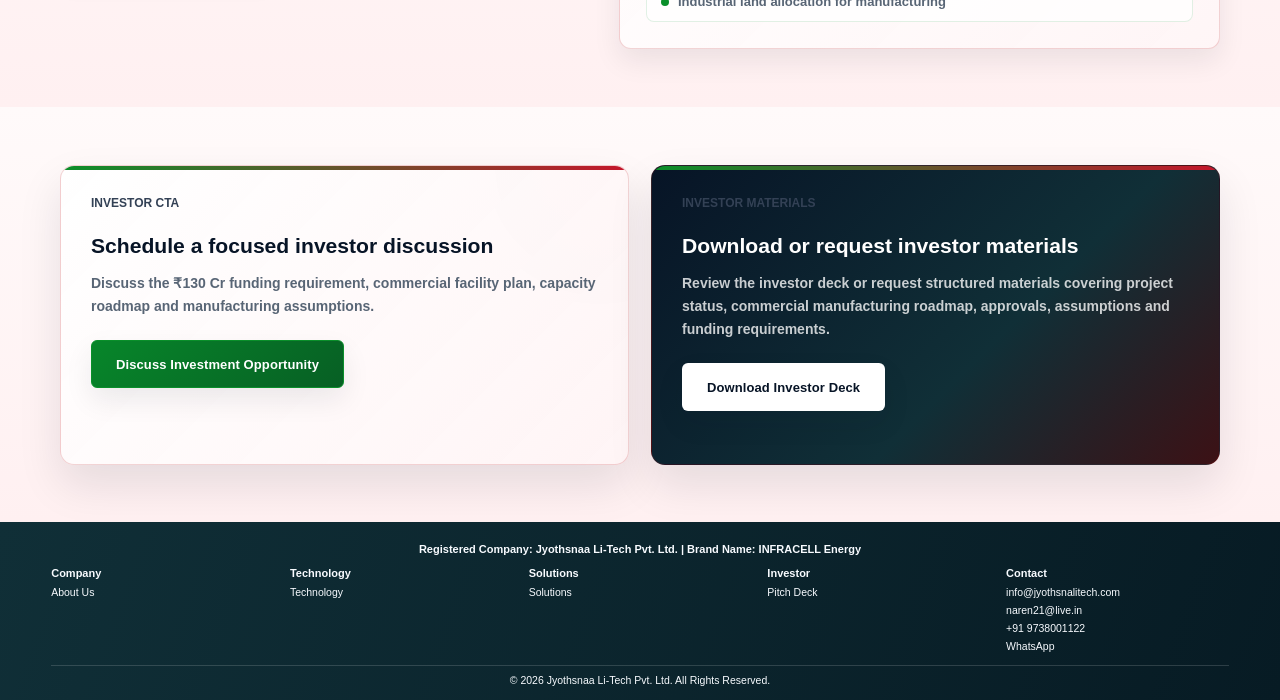
<file: investors.html>
﻿<!doctype html>
<html lang="en">
  <head><meta charset="utf-8"><meta name="viewport" content="width=device-width, initial-scale=1"><title>Investors | Jyothsnaa Li-Tech Pvt. Ltd.</title><meta name="description" content="Investor overview for Jyothsnaa Li-Tech Pvt. Ltd. and INFRACELL Energy, covering the ₹130 Cr funding requirement, planned 200 MWh commercial LFP cell facility and roadmap to 600 MWh and 2 GWh."><meta property="og:title" content="Investors | Jyothsnaa Li-Tech Pvt. Ltd."><meta property="og:description" content="Review the commercial Indian LFP cell manufacturing opportunity behind INFRACELL Energy."><meta property="og:type" content="website"><meta property="og:image" content="assets/cell-images-2.jpg"><meta name="twitter:card" content="summary_large_image"><link rel="stylesheet" href="styles.css"></head>
  <body>
<header class="jlt-clean-header">
  <a class="jlt-brand" href="index.html">
    <strong>Jyothsnaa Li-Tech Pvt. Ltd.</strong>
    <img src="assets/infracell-logo-official.png" alt="INFRACELL Energy">
  </a>
    <nav class="jlt-nav">
    <a href="index.html">Home</a>
    <a href="about.html">About Us</a>
    <a href="technology.html">Technology</a>
    <a href="solutions.html">Solutions</a>
    <a href="manufacturing.html">Manufacturing</a>
    <a href="investors.html">Investors</a>
    <a href="contact.html">Contact</a>
  </nav>
  <a class="jlt-header-cta" href="investors.html">Investor Relations</a>
</header>
    <main>
<section class="page-hero investor-hero"><div class="page-hero-inner"><div><p class="kicker">Investment Opportunity</p><h1>Commercial LFP cell manufacturing platform for India's energy storage market</h1><p>Jyothsnaa Li-Tech Pvt. Ltd. / INFRACELL Energy is establishing a 200 MWh commercial LFP lithium-ion cell manufacturing facility in India, with a phased capacity roadmap to 600 MWh and 2 GWh.</p><div class="hero-actions"><a class="btn btn-primary" href="mailto:info@jyothsnalitech.com?subject=Jyothsnaa%20Li-Tech%20Pvt.%20Ltd.%20Investment%20Opportunity">Discuss Investment Opportunity</a><a class="btn" href="/assets/Jyothsnaa-Li-Tech-Pitch-Deck-2026.pdf"" target="_blank" rel="noopener">Download Investor Deck</a></div></div><aside class="investment-snapshot-panel"><p class="kicker">Investment Snapshot</p><div class="snapshot-metric-grid"><article><strong>₹130 Cr</strong><span>Current Funding Requirement</span></article><article><strong>200 MWh</strong><span>Phase 1 Commercial Capacity</span></article><article><strong>600 MWh</strong><span>Phase 2 Expansion</span></article><article><strong>2 GWh</strong><span>Phase 3 Scale Roadmap</span></article><article><strong>LFP</strong><span>Prismatic Cell Product</span></article></div></aside></div></section>
      <section class="section investor-proof"><div class="section-head"><p class="kicker">Commercial Plan</p><h2>Funding requirement for 200 MWh Phase 1</h2><p>We are raising ₹130 Cr to establish a commercial 200 MWh LFP cell manufacturing facility, including production equipment, dry room, factory infrastructure, utilities, approvals and initial working capital.</p></div><div class="investor-stat-row"><article><strong>Equipment</strong><span>Commercial cell production equipment and process systems</span></article><article><strong>Dry Room</strong><span>Controlled manufacturing environment for lithium-ion cell production</span></article><article><strong>Infrastructure</strong><span>Factory readiness, utilities and manufacturing support systems</span></article><article><strong>Working Capital</strong><span>Initial materials, operations and launch-stage production support</span></article></div></section>
      <section class="section investment-thesis-section"><div class="section-head"><p class="kicker">Investment Thesis</p><h2>Demand growth with a domestic supply gap</h2><p>India's rapid growth in renewable energy, energy storage, telecom backup, UPS systems and industrial power reliability is creating strong demand for locally manufactured LFP battery cells.</p></div><div class="card-grid compact-thesis-grid"><article class="card compact-card"><h3>Market Pull</h3><p>ESS, solar storage, telecom, UPS and industrial customers need safer, longer-life LFP cells suited to Indian operating conditions.</p></article><article class="card compact-card"><h3>Strategic Relevance</h3><p>Domestic cell capacity can reduce import dependency and strengthen supply-chain security for critical energy applications.</p></article><article class="card compact-card"><h3>Founder Edge</h3><p>The company benefits from China ecosystem exposure, 2018 know-how signing and practical process learning.</p></article></div></section>
      <section class="section alt"><div class="wide-split"><div class="text-block"><p class="kicker">Capacity Roadmap</p><h2>200 MWh to 600 MWh to 2 GWh</h2><p>The platform is designed for phased expansion from 200 MWh commercial launch to 600 MWh capacity expansion and ultimately a 2 GWh manufacturing platform.</p><div class="hero-actions"><a class="btn btn-primary" href="/assets/Jyothsnaa-Li-Tech-Pitch-Deck-2026.pdf"" target="_blank" rel="noopener">Open JLT Pitch Deck 2026</a></div></div><div class="investor-proof-card"><p class="kicker">Investor Confidence</p><h3>Evidence-led foundation for investor review</h3><ul><li>2018 manufacturing know-how foundation</li><li>China battery ecosystem exposure</li><li>Government of Karnataka project approval</li><li>DPIIT Startup India recognition</li><li>Industrial land allocation for manufacturing</li></ul></div></div></section>
      <section class="section investor-action-section"><div class="investor-cta-grid"><article class="investor-cta-card"><p class="kicker">Investor CTA</p><h2>Schedule a focused investor discussion</h2><p>Discuss the ₹130 Cr funding requirement, commercial facility plan, capacity roadmap and manufacturing assumptions.</p><a class="btn btn-primary" href="mailto:info@jyothsnalitech.com?subject=Jyothsnaa%20Li-Tech%20Pvt.%20Ltd.%20Investment%20Opportunity">Discuss Investment Opportunity</a></article><article class="investor-cta-card data-room-card"><p class="kicker">Investor Materials</p><h2>Download or request investor materials</h2><p>Review the investor deck or request structured materials covering project status, commercial manufacturing roadmap, approvals, assumptions and funding requirements.</p><a class="btn" href="/assets/Jyothsnaa-Li-Tech-Pitch-Deck-2026.pdf"" target="_blank" rel="noopener">Download Investor Deck</a></article></div></section>
    </main>
<footer class="footer"><p class="footer-institutional">Registered Company: Jyothsnaa Li-Tech Pvt. Ltd. | Brand Name: INFRACELL Energy</p><div class="footer-links"><div><strong>Company</strong><a href="about.html">About Us</a></div><div><strong>Technology</strong><a href="technology.html">Technology</a></div><div><strong>Solutions</strong><a href="solutions.html">Solutions</a></div><div><strong>Investor</strong><a href="assets/Jyothsnaa-Li-Tech-Pvt-Ltd-Pitch-Deck-2026.pdf" target="_blank" rel="noopener">Pitch Deck</a></div><div><strong>Contact</strong><a href="mailto:info@jyothsnalitech.com">info@jyothsnalitech.com</a><a href="mailto:naren21@live.in">naren21@live.in</a><a href="tel:+919738001122">+91 9738001122</a><a href="https://wa.me/919738001122" target="_blank" rel="noopener">WhatsApp</a></div></div><p>&copy; 2026 Jyothsnaa Li-Tech Pvt. Ltd. All Rights Reserved.</p></footer>
    <script src="site.js"></script>
  </body>
</html>
</file>
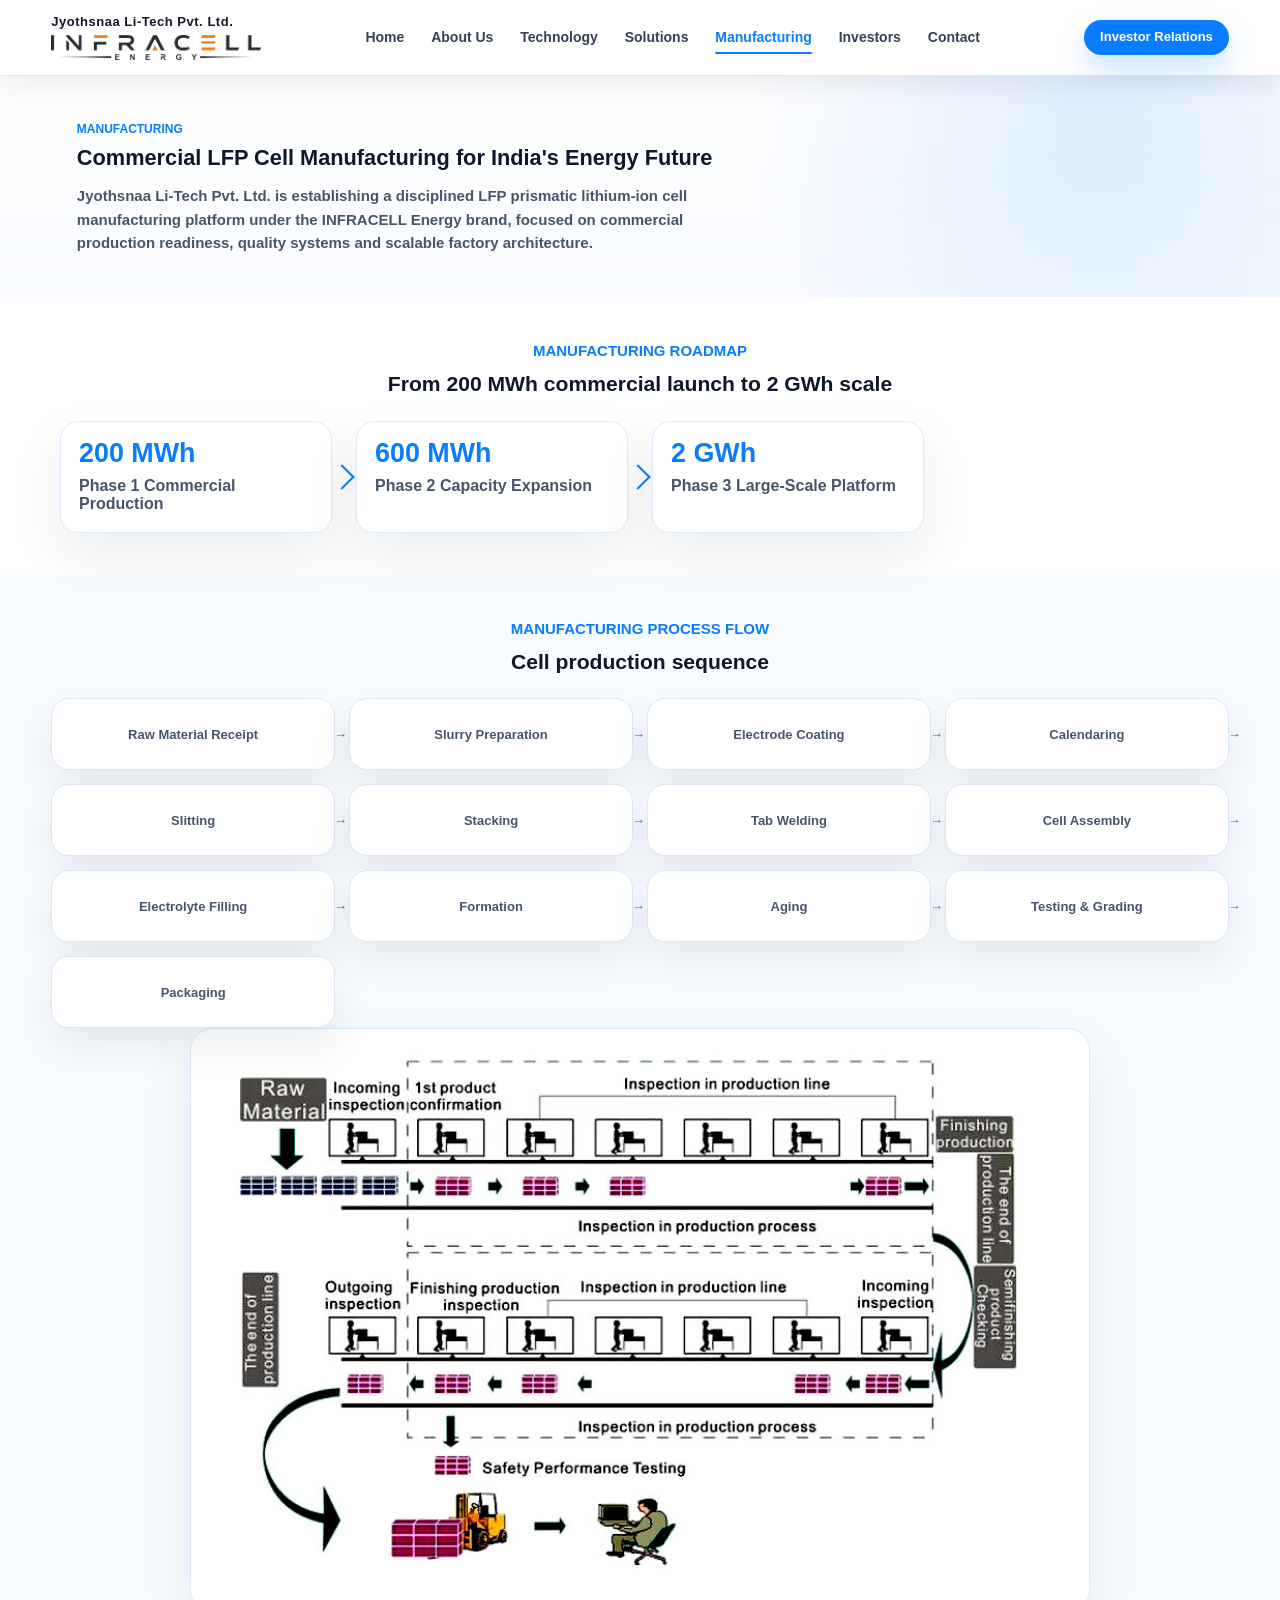
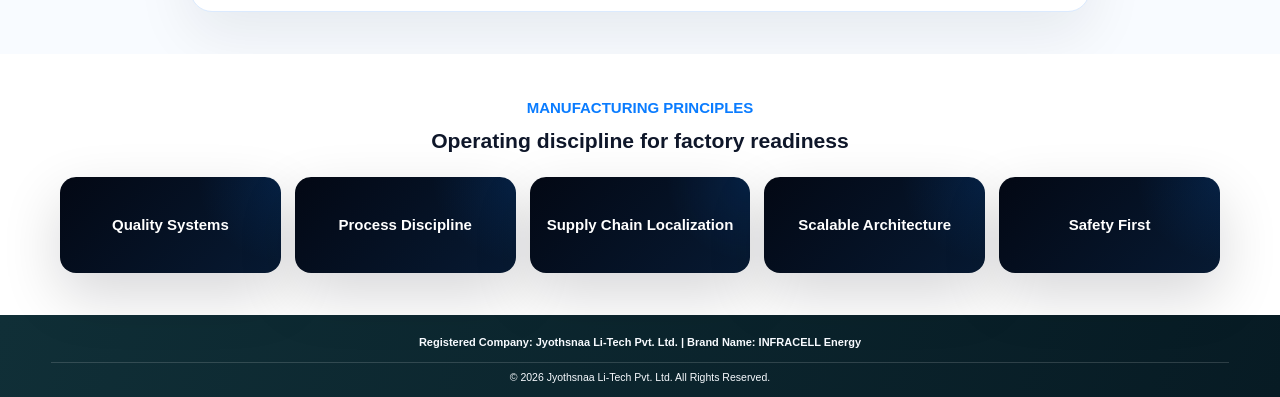
<file: manufacturing.html>
﻿<!doctype html>
<html lang="en">
  <head>
    <meta charset="utf-8">
    <meta name="viewport" content="width=device-width, initial-scale=1">
    <title>Manufacturing | Jyothsnaa Li-Tech Pvt. Ltd. | INFRACELL ENERGY</title>
    <meta name="description" content="Commercial LFP lithium-ion cell manufacturing roadmap for INFRACELL ENERGY by Jyothsnaa Li-Tech Pvt. Ltd., with planned 200 MWh Phase 1 capacity and expansion to 600 MWh and 2 GWh.">
    <link rel="stylesheet" href="styles.css">
  </head>
  <body class="infracell-dark">
    <header class="jlt-clean-header">
  <a class="jlt-brand" href="index.html">
    <strong>Jyothsnaa Li-Tech Pvt. Ltd.</strong>
    <img src="assets/infracell-logo-official.png" alt="INFRACELL Energy">
  </a>
    <nav class="jlt-nav">
    <a href="index.html">Home</a>
    <a href="about.html">About Us</a>
    <a href="technology.html">Technology</a>
    <a href="solutions.html">Solutions</a>
    <a href="manufacturing.html">Manufacturing</a>
    <a href="investors.html">Investors</a>
    <a href="contact.html">Contact</a>
  </nav>
  <a class="jlt-header-cta" href="investors.html">Investor Relations</a>
</header>
    <main class="manufacturing-redesign">
      <section class="manufacturing-hero-clean">
        <p class="kicker">Manufacturing</p>
        <h1>Commercial LFP Cell Manufacturing for India's Energy Future</h1>
        <p>Jyothsnaa Li-Tech Pvt. Ltd. is establishing a disciplined LFP prismatic lithium-ion cell manufacturing platform under the INFRACELL Energy brand, focused on commercial production readiness, quality systems and scalable factory architecture.</p>
      </section>

      <section class="section manufacturing-roadmap-block">
        <div class="section-head">
          <p class="kicker">Manufacturing Roadmap</p>
          <h2>From 200 MWh commercial launch to 2 GWh scale</h2>
        </div>
        <div class="manufacturing-roadmap-flow">
          <article><strong>200 MWh</strong><span>Phase 1 Commercial Production</span></article>
          <article><strong>600 MWh</strong><span>Phase 2 Capacity Expansion</span></article>
          <article><strong>2 GWh</strong><span>Phase 3 Large-Scale Platform</span></article>
        </div>
      </section>

      <section class="section process-led-section">
        <div class="section-head">
          <p class="kicker">Manufacturing Process Flow</p>
          <h2>Cell production sequence</h2>
        </div>
        <div class="commercial-process-flow manufacturing-flow-list">
          <span>Raw Material Receipt</span>
          <span>Slurry Preparation</span>
          <span>Electrode Coating</span>
          <span>Calendaring</span>
          <span>Slitting</span>
          <span>Stacking</span>
          <span>Tab Welding</span>
          <span>Cell Assembly</span>
          <span>Electrolyte Filling</span>
          <span>Formation</span>
          <span>Aging</span>
          <span>Testing & Grading</span>
          <span>Packaging</span>
        </div>
        <figure class="manufacturing-process-image">
          <img src="assets/manufacturing-process-flow-user.jpg" alt="Lithium-ion cell production inspection and testing flow">
        </figure>
      </section>

      <section class="section manufacturing-principles-section">
        <div class="section-head">
          <p class="kicker">Manufacturing Principles</p>
          <h2>Operating discipline for factory readiness</h2>
        </div>
        <div class="principle-card-grid">
          <article><strong>Quality Systems</strong></article>
          <article><strong>Process Discipline</strong></article>
          <article><strong>Supply Chain Localization</strong></article>
          <article><strong>Scalable Architecture</strong></article>
          <article><strong>Safety First</strong></article>
        </div>
      </section>

    </main>
    <footer class="footer dark-footer"><p class="footer-institutional">Registered Company: Jyothsnaa Li-Tech Pvt. Ltd. | Brand Name: INFRACELL Energy</p><p>&copy; 2026 Jyothsnaa Li-Tech Pvt. Ltd. All Rights Reserved.</p></footer>
    <script src="site.js"></script>
  </body>
</html>
</file>
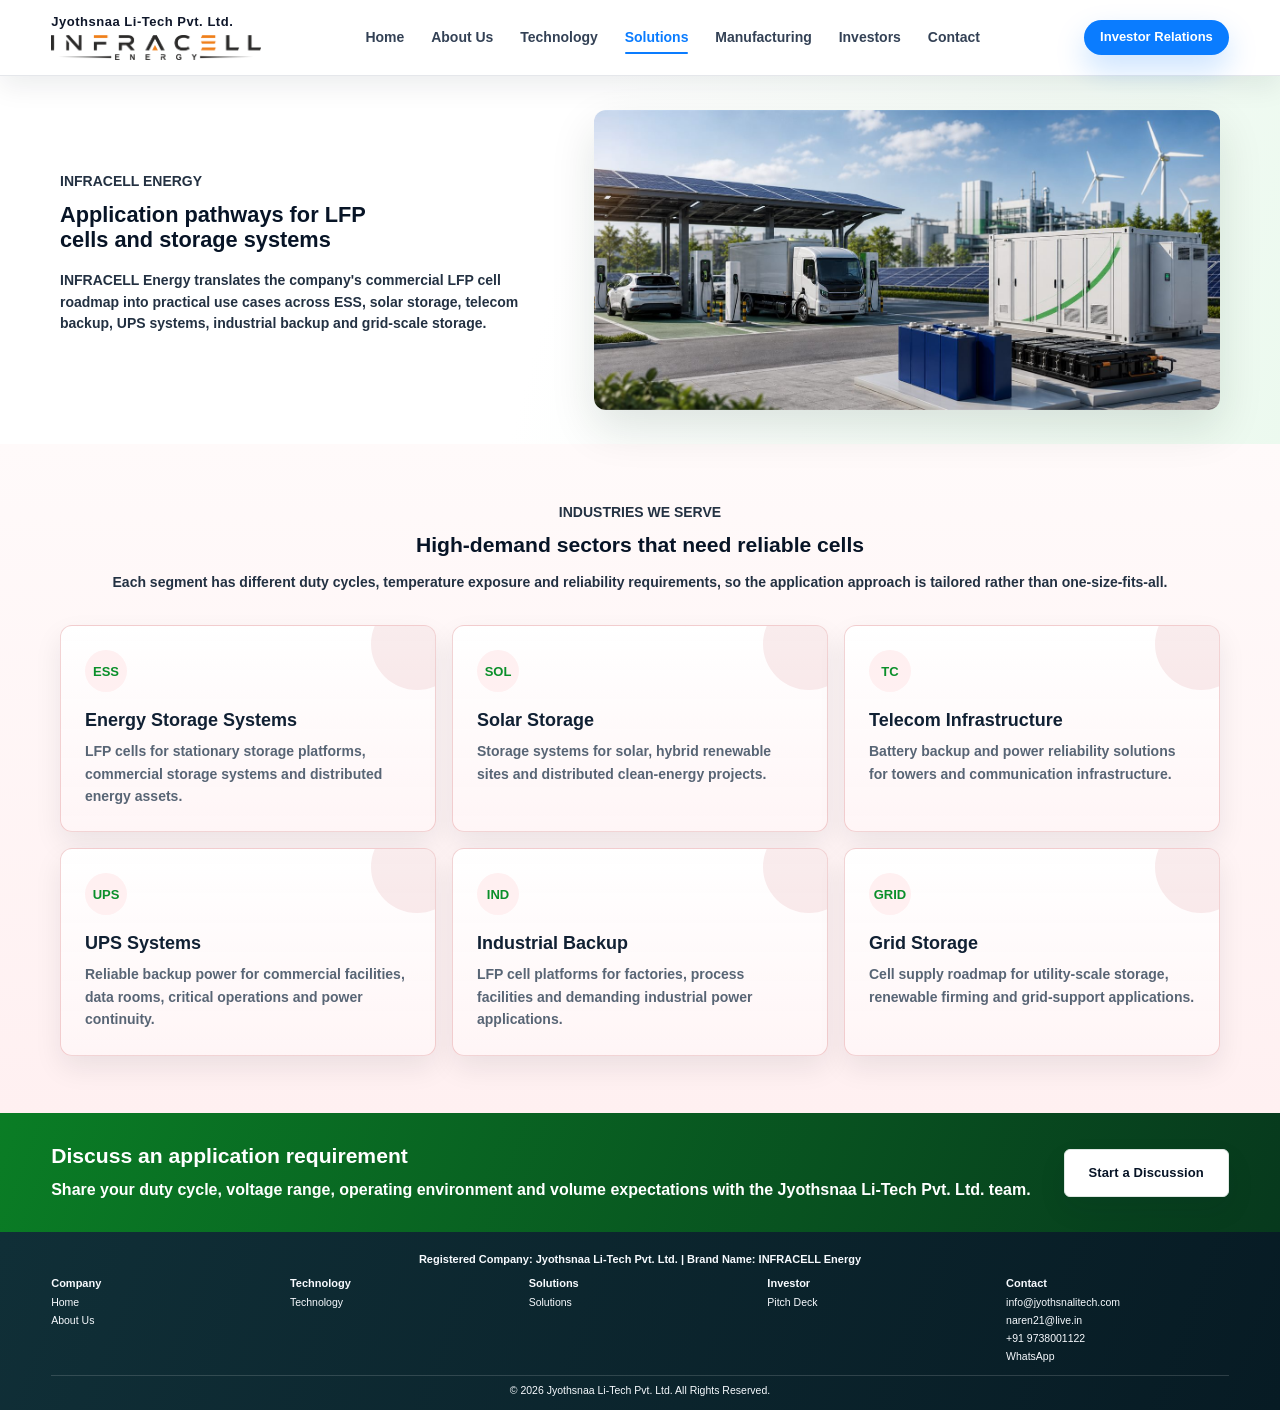
<file: solutions.html>
﻿<!doctype html>
<html lang="en">
  <head><meta charset="utf-8"><meta name="viewport" content="width=device-width, initial-scale=1"><title>Solutions | INFRACELL Energy</title><meta name="description" content="INFRACELL Energy solutions from Jyothsnaa Li-Tech Pvt. Ltd. for ESS, solar storage, UPS, telecom backup, industrial backup and grid storage applications built around LFP battery technology."><meta property="og:title" content="Solutions | INFRACELL Energy"><meta property="og:description" content="LFP battery cells for energy storage, solar storage, backup power and industrial energy reliability."><meta property="og:type" content="website"><meta property="og:image" content="assets/solutions-hero-integrated-optimized.jpg"><meta name="twitter:card" content="summary_large_image"><link rel="stylesheet" href="styles.css"></head>
  <body>
<header class="jlt-clean-header">
  <a class="jlt-brand" href="index.html">
    <strong>Jyothsnaa Li-Tech Pvt. Ltd.</strong>
    <img src="assets/infracell-logo-official.png" alt="INFRACELL Energy">
  </a>
    <nav class="jlt-nav">
    <a href="index.html">Home</a>
    <a href="about.html">About Us</a>
    <a href="technology.html">Technology</a>
    <a href="solutions.html">Solutions</a>
    <a href="manufacturing.html">Manufacturing</a>
    <a href="investors.html">Investors</a>
    <a href="contact.html">Contact</a>
  </nav>
  <a class="jlt-header-cta" href="investors.html">Investor Relations</a>
</header>
    <main>
      <section class="page-hero solutions-hero"><div class="page-hero-inner"><div><p class="kicker">INFRACELL Energy</p><h1>Application pathways for LFP cells and storage systems</h1><p>INFRACELL Energy translates the company's commercial LFP cell roadmap into practical use cases across ESS, solar storage, telecom backup, UPS systems, industrial backup and grid-scale storage.</p></div><img class="solutions-hero-image" src="assets/solutions-hero-integrated-optimized.jpg" alt="Integrated battery solutions for renewable storage, backup power and industrial energy"></div></section>
      <section class="section alt solutions-industries">
        <div class="section-head">
          <p class="kicker">Industries We Serve</p>
          <h2>High-demand sectors that need reliable cells</h2>
          <p>Each segment has different duty cycles, temperature exposure and reliability requirements, so the application approach is tailored rather than one-size-fits-all.</p>
        </div>
        <div class="industry-solution-grid">
          <article><span>ESS</span><h3>Energy Storage Systems</h3><p>LFP cells for stationary storage platforms, commercial storage systems and distributed energy assets.</p></article>
          <article><span>SOL</span><h3>Solar Storage</h3><p>Storage systems for solar, hybrid renewable sites and distributed clean-energy projects.</p></article>
          <article><span>TC</span><h3>Telecom Infrastructure</h3><p>Battery backup and power reliability solutions for towers and communication infrastructure.</p></article>
          <article><span>UPS</span><h3>UPS Systems</h3><p>Reliable backup power for commercial facilities, data rooms, critical operations and power continuity.</p></article>
          <article><span>IND</span><h3>Industrial Backup</h3><p>LFP cell platforms for factories, process facilities and demanding industrial power applications.</p></article>
          <article><span>GRID</span><h3>Grid Storage</h3><p>Cell supply roadmap for utility-scale storage, renewable firming and grid-support applications.</p></article>
        </div>
      </section>
<section class="cta-band"><div><h2>Discuss an application requirement</h2><p>Share your duty cycle, voltage range, operating environment and volume expectations with the Jyothsnaa Li-Tech Pvt. Ltd. team.</p></div><a class="btn" href="mailto:naren21@live.in?subject=Jyothsnaa%20Li-Tech%20Pvt.%20Ltd.%20Application%20Requirement">Start a Discussion</a></section>
    </main>
<footer class="footer"><p class="footer-institutional">Registered Company: Jyothsnaa Li-Tech Pvt. Ltd. | Brand Name: INFRACELL Energy</p><div class="footer-links"><div><strong>Company</strong><a href="index.html">Home</a><a href="about.html">About Us</a></div><div><strong>Technology</strong><a href="technology.html">Technology</a></div><div><strong>Solutions</strong><a href="solutions.html">Solutions</a></div><div><strong>Investor</strong><a href="assets/Jyothsnaa-Li-Tech-Pvt-Ltd-Pitch-Deck-2026.pdf" target="_blank" rel="noopener">Pitch Deck</a></div><div><strong>Contact</strong><a href="mailto:info@jyothsnalitech.com">info@jyothsnalitech.com</a><a href="mailto:naren21@live.in">naren21@live.in</a><a href="tel:+919738001122">+91 9738001122</a><a href="https://wa.me/919738001122" target="_blank" rel="noopener">WhatsApp</a></div></div><p>&copy; 2026 Jyothsnaa Li-Tech Pvt. Ltd. All Rights Reserved.</p></footer>
    <script src="site.js"></script>
  </body>
</html>
</file>
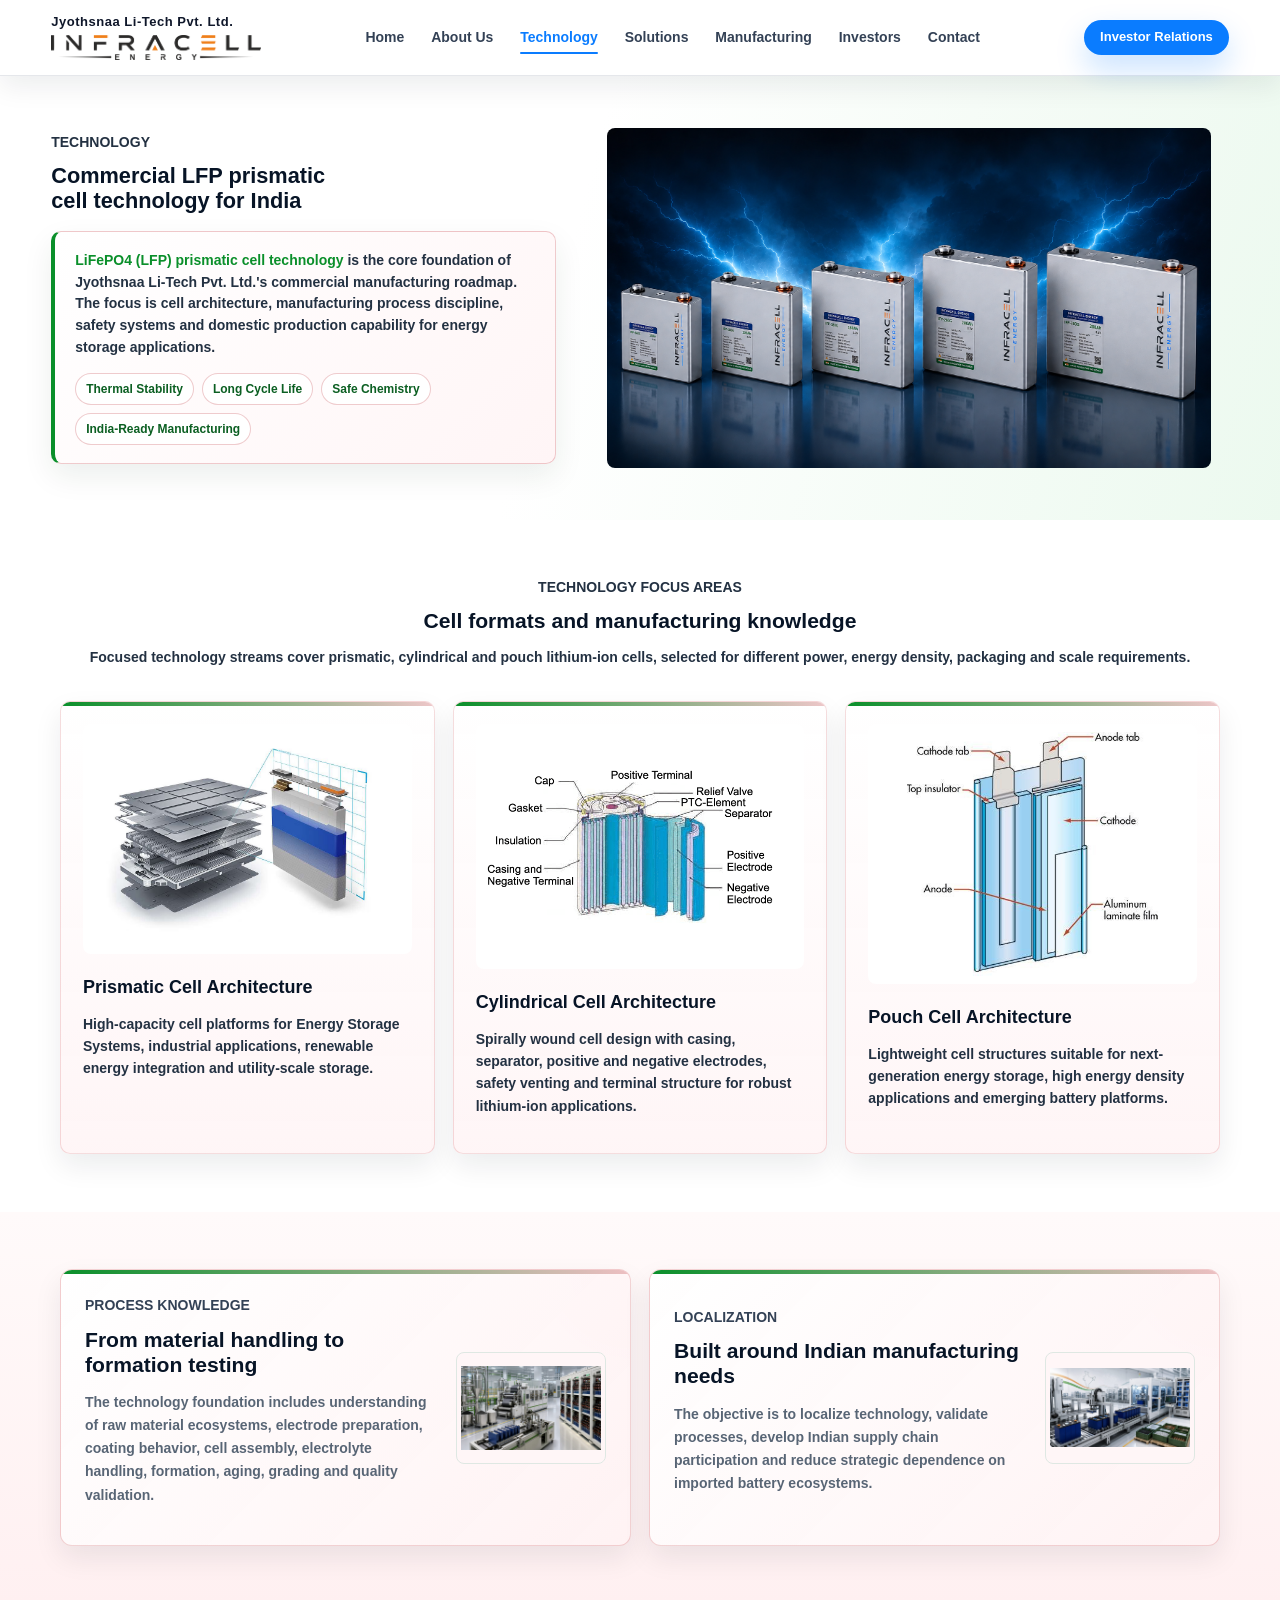
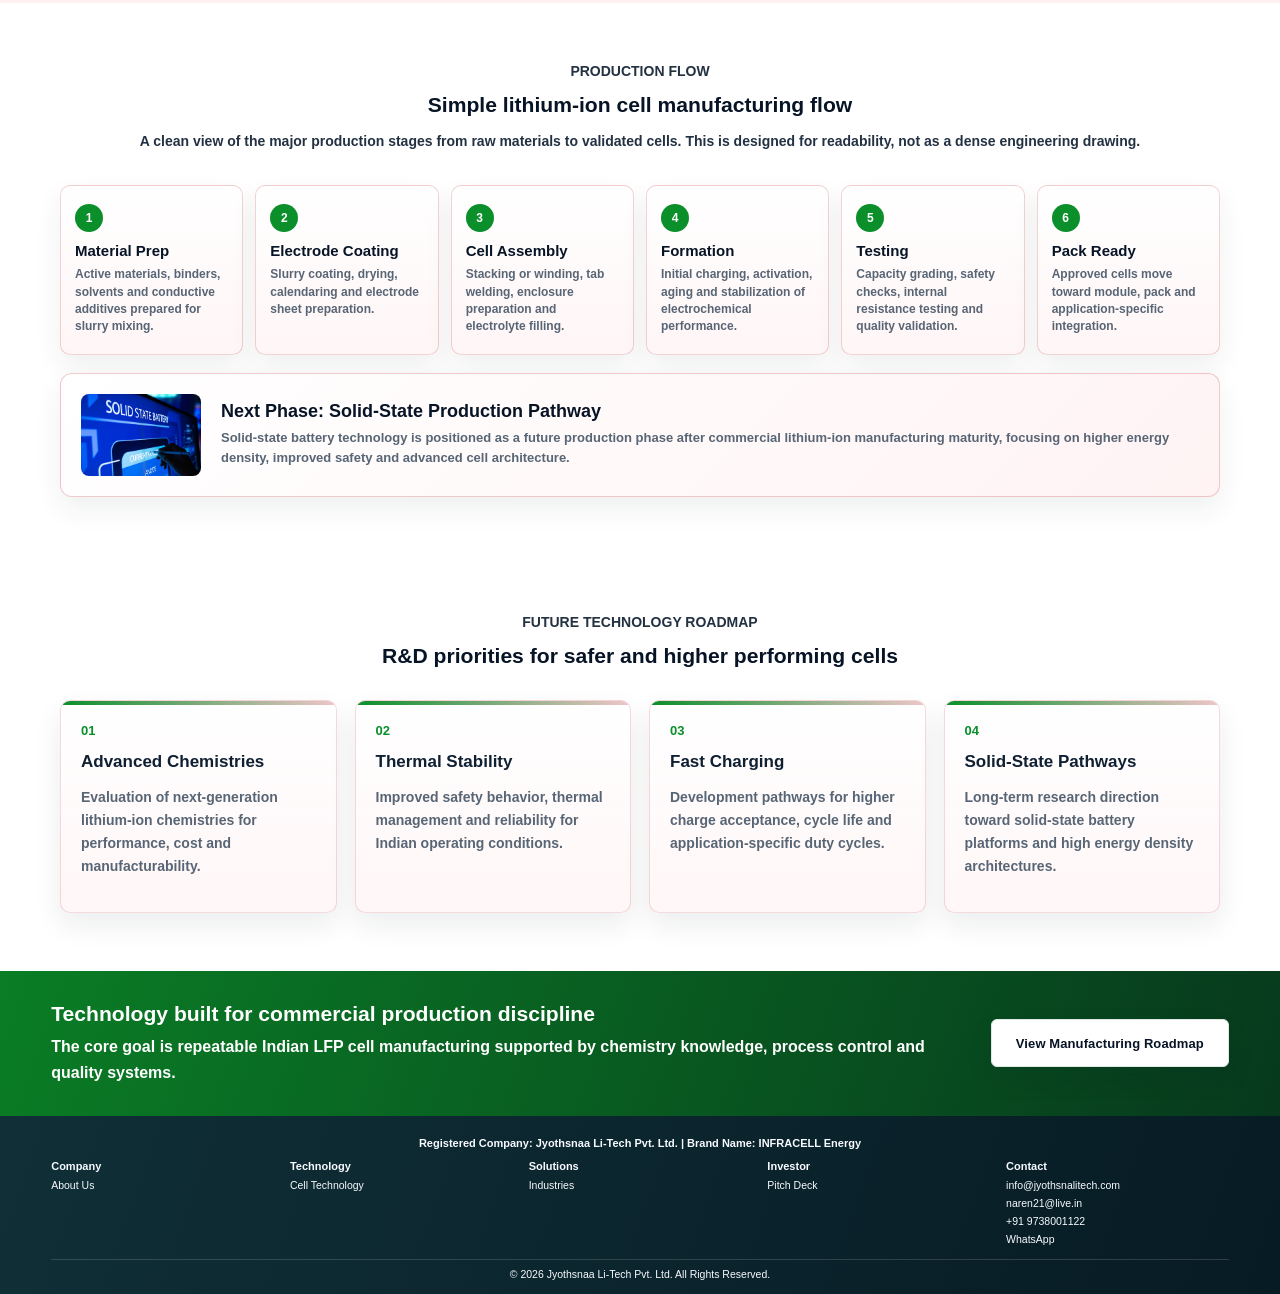
<file: technology.html>
﻿<!doctype html>
<html lang="en">
  <head><meta charset="utf-8"><meta name="viewport" content="width=device-width, initial-scale=1"><title>Technology | Jyothsnaa Li-Tech Pvt. Ltd.</title><meta name="description" content="Technology overview for Jyothsnaa Li-Tech Pvt. Ltd., including commercial LFP prismatic lithium-ion cell chemistry, cell architecture, production flow and future solid-state roadmap."><meta property="og:title" content="Technology | Jyothsnaa Li-Tech Pvt. Ltd."><meta property="og:description" content="Commercial LFP prismatic cell technology localized for Indian climate, manufacturing discipline and future solid-state pathways."><meta property="og:type" content="website"><meta property="og:image" content="assets/infracell-multicell-lightning.png"><meta name="twitter:card" content="summary_large_image"><link rel="stylesheet" href="styles.css"></head>
  <body>
<header class="jlt-clean-header">
  <a class="jlt-brand" href="index.html">
    <strong>Jyothsnaa Li-Tech Pvt. Ltd.</strong>
    <img src="assets/infracell-logo-official.png" alt="INFRACELL Energy">
  </a>
    <nav class="jlt-nav">
    <a href="index.html">Home</a>
    <a href="about.html">About Us</a>
    <a href="technology.html">Technology</a>
    <a href="solutions.html">Solutions</a>
    <a href="manufacturing.html">Manufacturing</a>
    <a href="investors.html">Investors</a>
    <a href="contact.html">Contact</a>
  </nav>
  <a class="jlt-header-cta" href="investors.html">Investor Relations</a>
</header>
    <main>
      <section class="page-hero technology-hero">
        <div class="technology-hero-wrap">
          <div>
          <p class="kicker">Technology</p>
          <h1>Commercial LFP prismatic cell technology for India</h1>
          <div class="tech-intro-card">
            <p><strong>LiFePO4 (LFP) prismatic cell technology</strong> is the core foundation of Jyothsnaa Li-Tech Pvt. Ltd.'s commercial manufacturing roadmap. The focus is cell architecture, manufacturing process discipline, safety systems and domestic production capability for energy storage applications.</p>
            <div class="tech-pills">
              <span>Thermal Stability</span>
              <span>Long Cycle Life</span>
              <span>Safe Chemistry</span>
              <span>India-Ready Manufacturing</span>
            </div>
          </div>
          </div>
          <figure class="lfp-hero-visual">
            <img src="assets/infracell-multicell-lightning.png" alt="INFRACELL Energy lithium-ion prismatic cell range with lightning background">
          </figure>
        </div>
      </section>

      <section class="section">
        <div class="section-head">
          <p class="kicker">Technology Focus Areas</p>
          <h2>Cell formats and manufacturing knowledge</h2>
          <p>Focused technology streams cover prismatic, cylindrical and pouch lithium-ion cells, selected for different power, energy density, packaging and scale requirements.</p>
        </div>
        <div class="card-grid tech-card-grid">
          <article class="card tech-card architecture-card"><img src="assets/prismatic-image.avif" alt="Prismatic lithium-ion cell architecture"><h3>Prismatic Cell Architecture</h3><p>High-capacity cell platforms for Energy Storage Systems, industrial applications, renewable energy integration and utility-scale storage.</p></article>
          <article class="card tech-card architecture-card cylindrical-card"><img src="assets/cylindrical-cell-architecture.png" alt="Cylindrical lithium-ion cell architecture"><h3>Cylindrical Cell Architecture</h3><p>Spirally wound cell design with casing, separator, positive and negative electrodes, safety venting and terminal structure for robust lithium-ion applications.</p></article>
          <article class="card tech-card pouch-card"><img src="assets/pouch-cell-architecture.jpg" alt="Pouch lithium polymer cell architecture"><h3>Pouch Cell Architecture</h3><p>Lightweight cell structures suitable for next-generation energy storage, high energy density applications and emerging battery platforms.</p></article>
        </div>
      </section>

      <section class="section alt">
        <div class="premium-grid">
          <article class="premium-panel visual-panel">
            <div>
            <p class="kicker">Process Knowledge</p>
            <h2>From material handling to formation testing</h2>
            <p>The technology foundation includes understanding of raw material ecosystems, electrode preparation, coating behavior, cell assembly, electrolyte handling, formation, aging, grading and quality validation.</p>
            </div>
            <img class="process-photo" src="assets/battery-process-cgi-optimized.jpg" alt="Computer graphics visual of lithium battery material handling, cell assembly and formation testing">
          </article>
          <article class="premium-panel visual-panel">
            <div>
            <p class="kicker">Localization</p>
            <h2>Built around Indian manufacturing needs</h2>
            <p>The objective is to localize technology, validate processes, develop Indian supply chain participation and reduce strategic dependence on imported battery ecosystems.</p>
            </div>
            <img class="process-photo" src="assets/india-manufacturing-cgi-optimized.jpg" alt="Computer graphics visual of India-focused lithium battery manufacturing localization">
          </article>
        </div>
      </section>

      <section class="section">
        <div class="section-head">
          <p class="kicker">Production Flow</p>
          <h2>Simple lithium-ion cell manufacturing flow</h2>
          <p>A clean view of the major production stages from raw materials to validated cells. This is designed for readability, not as a dense engineering drawing.</p>
        </div>
        <div class="process-flow">
          <div class="flow-chart" aria-label="Lithium-ion cell production flow chart">
            <article class="flow-step"><b>1</b><h3>Material Prep</h3><p>Active materials, binders, solvents and conductive additives prepared for slurry mixing.</p></article>
            <article class="flow-step"><b>2</b><h3>Electrode Coating</h3><p>Slurry coating, drying, calendaring and electrode sheet preparation.</p></article>
            <article class="flow-step"><b>3</b><h3>Cell Assembly</h3><p>Stacking or winding, tab welding, enclosure preparation and electrolyte filling.</p></article>
            <article class="flow-step"><b>4</b><h3>Formation</h3><p>Initial charging, activation, aging and stabilization of electrochemical performance.</p></article>
            <article class="flow-step"><b>5</b><h3>Testing</h3><p>Capacity grading, safety checks, internal resistance testing and quality validation.</p></article>
            <article class="flow-step"><b>6</b><h3>Pack Ready</h3><p>Approved cells move toward module, pack and application-specific integration.</p></article>
          </div>
          <div class="solid-state-card">
            <img src="assets/solid-state.jpg" alt="Solid-state battery technology">
            <div>
              <h3>Next Phase: Solid-State Production Pathway</h3>
              <p>Solid-state battery technology is positioned as a future production phase after commercial lithium-ion manufacturing maturity, focusing on higher energy density, improved safety and advanced cell architecture.</p>
            </div>
          </div>
        </div>
      </section>

      <section class="section">
        <div class="section-head">
          <p class="kicker">Future Technology Roadmap</p>
          <h2>R&D priorities for safer and higher performing cells</h2>
        </div>
        <div class="roadmap-grid">
          <article><b>01</b><h3>Advanced Chemistries</h3><p>Evaluation of next-generation lithium-ion chemistries for performance, cost and manufacturability.</p></article>
          <article><b>02</b><h3>Thermal Stability</h3><p>Improved safety behavior, thermal management and reliability for Indian operating conditions.</p></article>
          <article><b>03</b><h3>Fast Charging</h3><p>Development pathways for higher charge acceptance, cycle life and application-specific duty cycles.</p></article>
          <article><b>04</b><h3>Solid-State Pathways</h3><p>Long-term research direction toward solid-state battery platforms and high energy density architectures.</p></article>
        </div>
      </section>

      <section class="cta-band"><div><h2>Technology built for commercial production discipline</h2><p>The core goal is repeatable Indian LFP cell manufacturing supported by chemistry knowledge, process control and quality systems.</p></div><a class="btn" href="manufacturing.html">View Manufacturing Roadmap</a></section>
    </main>
<footer class="footer"><p class="footer-institutional">Registered Company: Jyothsnaa Li-Tech Pvt. Ltd. | Brand Name: INFRACELL Energy</p><div class="footer-links"><div><strong>Company</strong><a href="about.html">About Us</a></div><div><strong>Technology</strong><a href="technology.html">Cell Technology</a></div><div><strong>Solutions</strong><a href="solutions.html">Industries</a></div><div><strong>Investor</strong><a href="assets/Jyothsnaa-Li-Tech-Pvt-Ltd-Pitch-Deck-2026.pdf" target="_blank" rel="noopener">Pitch Deck</a></div><div><strong>Contact</strong><a href="mailto:info@jyothsnalitech.com">info@jyothsnalitech.com</a><a href="mailto:naren21@live.in">naren21@live.in</a><a href="tel:+919738001122">+91 9738001122</a><a href="https://wa.me/919738001122" target="_blank" rel="noopener">WhatsApp</a></div></div><p>&copy; 2026 Jyothsnaa Li-Tech Pvt. Ltd. All Rights Reserved.</p></footer>
    <script src="site.js"></script>
  </body>
</html>
</file>
<file: styles.css>
﻿:root {
  --green: #0a8f2a;
  --green-2: #18b947;
  --red: #c5162b;
  --red-soft: #fff2f3;
  --red-line: rgba(181, 18, 27, 0.18);
  --red-glow: rgba(181, 18, 27, 0.1);
  --brand-ink: #075f24;
  --ink: #071426;
  --muted: #586575;
  --line: #dfe8e3;
  --soft: #fff5f6;
  --white: #fff;
  --dark: #071b24;
  --shadow: 0 18px 45px rgba(9, 45, 24, 0.12);
  --shadow-soft: 0 12px 28px rgba(7, 20, 38, 0.08);
  --max: 1160px;
}

* { box-sizing: border-box; }
html { scroll-behavior: smooth; }
body {
  margin: 0;
  color: var(--ink);
  font-family: "Aptos", "Segoe UI Variable", "Segoe UI", "Inter", Arial, Helvetica, sans-serif;
  background: var(--white);
  overflow-x: hidden;
  -webkit-user-select: none;
  user-select: none;
}
a { color: inherit; text-decoration: none; }
img {
  display: block;
  max-width: 100%;
  -webkit-user-drag: none;
  user-drag: none;
}
input,
textarea {
  -webkit-user-select: text;
  user-select: text;
}

.site-header {
  position: sticky;
  top: 0;
  z-index: 50;
  display: flex;
  align-items: center;
  gap: 28px;
  min-height: 76px;
  padding: 10px clamp(22px, 4vw, 70px);
  background: rgba(255, 255, 255, 0.96);
  border-bottom: 1px solid rgba(223, 232, 227, 0.9);
  backdrop-filter: blur(12px);
  box-shadow: 0 8px 24px rgba(7, 20, 38, 0.04);
}
.brand {
  display: flex;
  align-items: center;
  gap: 0;
  min-width: 260px;
}
.brand-copy { display: grid; line-height: 1; }
.brand-copy strong {
  font-size: 17px;
  letter-spacing: 0.2px;
  color: var(--brand-ink);
  font-family: "Aptos Display", "Segoe UI Variable Display", "Segoe UI", Arial, Helvetica, sans-serif;
  font-weight: 850;
}
.brand-copy em {
  margin-top: 3px;
  color: var(--green);
  font-style: normal;
  font-size: 14px;
  font-weight: 900;
}
.text-only-brand {
  padding-left: 0;
}
.single-line-brand {
  display: block;
}
.single-line-brand strong {
  font-size: 15px;
  color: var(--brand-ink);
  white-space: nowrap;
}
.brand-stack {
  display: grid;
  gap: 4px;
  align-items: start;
}
.infracell-brand {
  width: 166px;
  height: auto;
  object-fit: contain;
  border-radius: 0;
  box-shadow: none;
}
.infracell-wordmark {
  display: inline-flex;
  align-items: baseline;
  gap: 7px;
  width: max-content;
  font-family: "Aptos Display", "Segoe UI Variable Display", "Arial Black", Arial, Helvetica, sans-serif;
  font-size: 24px;
  line-height: 1.18;
  font-weight: 950;
  letter-spacing: 0.7px;
  color: transparent;
  background: linear-gradient(90deg, #f0702f 0%, #d93b32 42%, #b51642 100%);
  -webkit-background-clip: text;
  background-clip: text;
  padding-bottom: 2px;
}
.infracell-wordmark .energy-word {
  font-size: 0.58em;
  line-height: 1.25;
  letter-spacing: 0.25px;
  font-weight: 900;
}
.nav-links {
  display: flex;
  justify-content: center;
  gap: clamp(14px, 2vw, 30px);
  flex: 1;
  font-size: 13px;
  font-weight: 750;
  letter-spacing: 0.1px;
}
.nav-links a {
  padding: 12px 0;
  border-bottom: 2px solid transparent;
}
.nav-links a:hover,
.nav-links a.active {
  color: var(--green);
  border-color: var(--green);
}
.header-cta,
.btn,
.mini-btn,
form button {
  display: inline-flex;
  align-items: center;
  justify-content: center;
  gap: 9px;
  border-radius: 6px;
  font-weight: 780;
  letter-spacing: 0.1px;
}
.header-cta {
  min-width: 130px;
  padding: 13px 19px;
  color: #fff;
  background: linear-gradient(135deg, #07862a, #075f24);
  font-size: 12px;
  box-shadow: 0 10px 22px rgba(10, 143, 42, 0.18);
}
.menu-toggle { display: none; }

.hero {
  display: grid;
  grid-template-columns: minmax(360px, 0.84fr) minmax(460px, 1fr);
  gap: 38px;
  align-items: center;
  min-height: 430px;
  padding: 42px clamp(22px, 4vw, 70px) 36px;
  background:
    linear-gradient(105deg, rgba(255,255,255,1) 0%, rgba(255,255,255,0.98) 48%, rgba(238,249,240,0.82) 100%),
    radial-gradient(circle at 77% 50%, rgba(181, 18, 27, 0.13), transparent 28%);
  overflow: hidden;
}
.hero h1 {
  max-width: 560px;
  margin: 0 0 16px;
  font-size: clamp(28px, 3.1vw, 42px);
  line-height: 1.12;
  letter-spacing: 0;
  font-family: "Aptos Display", "Segoe UI Variable Display", "Segoe UI", Arial, Helvetica, sans-serif;
  font-weight: 820;
}
.hero h1 span { color: var(--green); }
.hero p {
  max-width: 560px;
  margin: 0 0 24px;
  color: #233142;
  font-size: 15px;
  line-height: 1.6;
  font-weight: 650;
}
.hero-actions { display: flex; flex-wrap: wrap; gap: 14px; }
.btn {
  min-height: 48px;
  padding: 0 24px;
  border: 1px solid var(--line);
  background: #fff;
  box-shadow: var(--shadow-soft);
  font-size: 13px;
  transition: transform 0.18s ease, box-shadow 0.18s ease, border-color 0.18s ease;
}
.btn-primary {
  color: #fff;
  background: linear-gradient(135deg, #07862a, #075f24);
  border-color: var(--green);
}
.btn:hover,
.header-cta:hover,
form button:hover {
  transform: translateY(-1px);
  box-shadow: 0 16px 32px rgba(7, 20, 38, 0.12);
}
.hero-media {
  position: relative;
  min-height: 320px;
  display: grid;
  place-items: center;
}
.hero-media::before {
  display: none;
}
.hero-media img {
  position: absolute;
  inset: 0;
  width: 100%;
  height: 100%;
  object-fit: contain;
  object-position: center;
  border-radius: 12px;
  background: transparent;
  box-shadow: none;
}
.image-fallback {
  display: grid;
  place-items: center;
  align-content: center;
  gap: 8px;
  width: min(100%, 560px);
  min-height: 260px;
  padding: 30px;
  border: 1px solid rgba(181, 18, 27, 0.18);
  border-radius: 14px;
  background:
    linear-gradient(135deg, rgba(255,255,255,0.95), rgba(255,244,245,0.95)),
    radial-gradient(circle at 80% 20%, rgba(10, 143, 42, 0.14), transparent 35%);
  color: var(--ink);
  text-align: center;
  box-shadow: var(--shadow-soft);
}
.image-fallback strong {
  color: var(--brand-ink);
  font-size: 26px;
  font-weight: 950;
}
.image-fallback span {
  color: var(--muted);
  font-size: 14px;
  font-weight: 750;
}
img.image-missing {
  display: none !important;
}
.hero-card {
  position: absolute;
  left: -20px;
  bottom: 22px;
  width: min(320px, 75%);
  padding: 20px;
  border-radius: 8px;
  color: #fff;
  background: rgba(7, 27, 36, 0.88);
  box-shadow: var(--shadow);
}
.hero-card strong { display: block; color: #85f36f; font-size: 17px; }
.hero-card span { display: block; margin-top: 5px; font-size: 12px; line-height: 1.45; font-weight: 700; }

.trust-strip {
  display: grid;
  grid-template-columns: repeat(4, 1fr);
  width: min(1160px, calc(100% - 44px));
  margin: -28px auto 0;
  position: relative;
  z-index: 3;
  border: 1px solid var(--red-line);
  border-radius: 10px;
  background:
    linear-gradient(135deg, rgba(255,255,255,0.99), rgba(255,244,245,0.96)),
    #fff;
  box-shadow: var(--shadow);
}
.trust-strip article {
  min-height: 120px;
  padding: 26px 24px;
  border-right: 1px solid var(--line);
}
.trust-strip article:last-child { border-right: 0; }
.trust-strip b {
  display: block;
  color: var(--green);
  font-size: 30px;
  line-height: 1;
}
.trust-strip strong { display: block; margin: 10px 0 6px; font-size: 15px; }
.trust-strip p { margin: 0; color: var(--muted); font-size: 12px; line-height: 1.5; font-weight: 650; }

.cell-showcase {
  position: relative;
  z-index: 3;
  display: grid;
  grid-template-columns: 1fr;
  gap: 28px;
  align-items: center;
  width: min(1160px, calc(100% - 44px));
  margin: -28px auto 0;
  padding: 28px;
  border: 1px solid var(--red-line);
  border-radius: 10px;
  background:
    linear-gradient(135deg, rgba(255,255,255,0.99), rgba(255,244,245,0.96)),
    #fff;
  box-shadow: var(--shadow);
}
.cell-showcase .kicker {
  margin-bottom: 7px;
}
.cell-showcase h2 {
  font-size: clamp(24px, 2.5vw, 36px);
}
.cell-showcase p {
  margin: 12px 0 0;
  color: var(--muted);
  font-size: 15px;
  line-height: 1.65;
  font-weight: 650;
}
.cell-showcase img {
  width: 100%;
  max-height: 230px;
  object-fit: contain;
  border-radius: 8px;
  background: #fff;
}
.investor-stat-row {
  display: grid;
  grid-template-columns: repeat(4, 1fr);
  gap: 1px;
  overflow: hidden;
  border: 1px solid rgba(181, 18, 27, 0.18);
  border-radius: 10px;
  background: rgba(181, 18, 27, 0.18);
}
.investor-stat-row article {
  min-height: 118px;
  padding: 24px;
  background:
    linear-gradient(180deg, rgba(255,255,255,0.99), rgba(255,246,247,0.97)),
    #fff;
}
.investor-stat-row strong {
  display: block;
  color: var(--red);
  font-size: 24px;
  line-height: 1.1;
}
.investor-stat-row span {
  display: block;
  margin-top: 9px;
  color: var(--muted);
  font-size: 12px;
  line-height: 1.5;
  font-weight: 700;
}
.chemistry-highlight {
  display: grid;
  grid-template-columns: minmax(300px, 0.75fr) minmax(420px, 1fr);
  gap: 34px;
  align-items: center;
  width: min(var(--max), calc(100% - 44px));
  margin: 26px auto 0;
  padding: 30px;
  border: 1px solid rgba(181, 18, 27, 0.18);
  border-radius: 12px;
  background:
    linear-gradient(135deg, rgba(255,255,255,0.99), rgba(255,244,245,0.96)),
    radial-gradient(circle at 100% 0%, rgba(181, 18, 27, 0.12), transparent 38%),
    #fff;
  box-shadow: var(--shadow-soft);
}
.chemistry-highlight h2 {
  max-width: 560px;
}
.chemistry-highlight p:last-child {
  margin: 0;
  color: #263342;
  font-size: 15px;
  line-height: 1.7;
  font-weight: 680;
}
.chemistry-highlight::after {
  content: "6,000-8,000 cycles";
  justify-self: start;
  grid-column: 1 / -1;
  padding: 9px 14px;
  border-radius: 999px;
  color: #fff;
  background: linear-gradient(135deg, #07862a, #075f24);
  font-size: 12px;
  font-weight: 900;
  letter-spacing: 0.2px;
}
.technology-hero {
  display: block;
}
.technology-hero > div {
  max-width: 1180px;
}
.technology-hero h1 {
  font-size: clamp(18px, 1.6vw, 22px);
  line-height: 1.25;
  max-width: 520px;
  margin-bottom: 8px;
}
.technology-hero p:not(.kicker) {
  max-width: 720px;
  margin-top: 0;
}
.tech-intro-card {
  max-width: 760px;
  padding: 18px 20px;
  border: 1px solid rgba(181, 18, 27, 0.22);
  border-left: 4px solid var(--green);
  border-radius: 10px;
  background: linear-gradient(135deg, #fff, #fff5f6);
  box-shadow: 0 12px 30px rgba(9, 45, 24, 0.08);
}
.tech-intro-card p {
  margin: 0;
  color: #263342;
  font-size: 14px;
  line-height: 1.65;
  font-weight: 650;
}
.tech-intro-card strong {
  color: var(--green);
}
.tech-pills {
  display: flex;
  flex-wrap: wrap;
  gap: 8px;
  margin-top: 14px;
}
.tech-pills span {
  padding: 8px 10px;
  border: 1px solid rgba(181, 18, 27, 0.22);
  border-radius: 999px;
  color: #0b5f22;
  background: #fff;
  font-size: 12px;
  font-weight: 800;
}
.technology-hero-wrap {
  display: grid;
  grid-template-columns: minmax(320px, 0.95fr) minmax(280px, 0.65fr);
  gap: 28px;
  align-items: center;
  max-width: 1180px;
}
.lfp-hero-visual {
  margin: 0;
  min-height: 260px;
  display: grid;
  place-items: center;
  background: transparent;
  box-shadow: none;
  overflow: hidden;
}
.lfp-hero-visual img {
  display: block;
  width: 100%;
  max-width: 420px;
  max-height: 250px;
  padding: 18px;
  object-fit: contain;
}
.tech-visual-grid {
  display: grid;
  grid-template-columns: 1.15fr 0.85fr;
  grid-template-rows: 150px 150px;
  gap: 12px;
}
.tech-visual-grid img {
  width: 100%;
  height: 100%;
  object-fit: cover;
  border-radius: 10px;
  border: 1px solid var(--line);
  background: #fff;
  box-shadow: 0 12px 28px rgba(9, 45, 24, 0.08);
}
.tech-visual-grid img:first-child {
  grid-row: span 2;
  object-fit: contain;
  padding: 18px;
}
.tech-card {
  min-height: 245px;
}
.tech-card img {
  height: 132px;
  object-fit: contain;
  padding: 18px 26px;
  background: linear-gradient(135deg, #fff, #fff5f6);
}
.pouch-card img {
  height: 220px;
  object-fit: contain;
  padding: 10px 34px;
  background: #fff;
}
.visual-panel {
  display: grid;
  grid-template-columns: 1fr 150px;
  gap: 22px;
  align-items: center;
}
.visual-panel img {
  width: 150px;
  height: 112px;
  object-fit: cover;
  border-radius: 8px;
  border: 1px solid var(--line);
}
.visual-panel img.process-photo {
  object-fit: contain;
  background: #fff6f7;
  padding: 4px;
}
.no-image-cards .card {
  min-height: 210px;
}
.process-flow {
  display: grid;
  gap: 18px;
}
.flow-chart {
  display: grid;
  grid-template-columns: repeat(6, 1fr);
  gap: 12px;
  align-items: stretch;
}
.flow-step {
  position: relative;
  min-height: 112px;
  padding: 18px 14px;
  border: 1px solid var(--red-line);
  border-radius: 10px;
  background:
    linear-gradient(180deg, rgba(255,255,255,0.99), rgba(255,245,246,0.96)),
    radial-gradient(circle at 100% 0%, rgba(181, 18, 27, 0.1), transparent 42%);
  box-shadow: 0 12px 28px rgba(9, 45, 24, 0.07);
  overflow: hidden;
}
.flow-step:not(:last-child)::after {
  content: "";
  position: absolute;
  right: -12px;
  top: 50%;
  width: 12px;
  height: 2px;
  background: var(--green);
}
.flow-step b {
  display: inline-grid;
  place-items: center;
  width: 28px;
  height: 28px;
  margin-bottom: 10px;
  border-radius: 999px;
  color: #fff;
  background: var(--green);
  font-size: 12px;
}
.flow-step h3 {
  margin: 0 0 6px;
  font-size: 15px;
  line-height: 1.25;
}
.flow-step p {
  margin: 0;
  color: var(--muted);
  font-size: 12px;
  line-height: 1.45;
  font-weight: 650;
}
.solid-state-card {
  position: relative;
  display: grid;
  grid-template-columns: 120px 1fr;
  gap: 20px;
  align-items: center;
  padding: 20px;
  border: 1px solid rgba(181, 18, 27, 0.22);
  border-radius: 12px;
  background:
    linear-gradient(135deg, #ffffff, #fff3f4),
    radial-gradient(circle at 100% 0%, rgba(181, 18, 27, 0.1), transparent 42%);
  box-shadow: 0 12px 28px rgba(9, 45, 24, 0.07);
  overflow: hidden;
}
.solid-state-card img {
  width: 120px;
  height: 82px;
  object-fit: cover;
  border-radius: 8px;
}
.solid-state-card h3 {
  margin: 0 0 6px;
  font-size: 18px;
}
.solid-state-card p {
  margin: 0;
  color: var(--muted);
  font-size: 13px;
  line-height: 1.55;
  font-weight: 650;
}

.section {
  padding: 52px clamp(22px, 4vw, 70px);
}
.section > .section-head,
.section > .card-grid,
.section > .premium-grid,
.section > .roadmap-grid,
.section > .metric-band,
.section > .wide-split,
.section > .contact-grid,
.section > .process-flow,
.section > .roadmap-number-grid,
.section > .featured-product-card,
.section > .why-grid,
.section > .win-grid,
.section > .proof-action-grid,
.section > .visual-roadmap,
.section > .scale-roadmap,
.section > .manufacturing-flow,
.section > .authority-grid,
.section > .funding-ask-card,
.section > .industry-solution-grid,
.section > .timeline {
  max-width: var(--max);
  margin-left: auto;
  margin-right: auto;
}
.section.alt {
  background:
    linear-gradient(180deg, #fffafa 0%, #fff0f1 100%);
}
.section-head {
  max-width: 800px;
  margin: 0 auto 34px;
  text-align: center;
}
.kicker {
  margin: 0 0 9px;
  color: var(--green);
  font-size: 12px;
  font-weight: 900;
  text-transform: uppercase;
}
h2 {
  margin: 0;
  font-size: clamp(22px, 2.1vw, 30px);
  line-height: 1.18;
  letter-spacing: 0;
  font-family: "Aptos Display", "Segoe UI Variable Display", "Segoe UI", Arial, Helvetica, sans-serif;
  font-weight: 820;
}
.section-head p,
.page-hero p,
.text-block p {
  color: var(--muted);
  font-size: 14px;
  line-height: 1.65;
  font-weight: 650;
}
.card-grid {
  display: grid;
  grid-template-columns: repeat(3, 1fr);
  gap: 22px;
}
.card {
  position: relative;
  min-height: 260px;
  padding: 22px;
  border: 1px solid rgba(181, 18, 27, 0.14);
  border-radius: 10px;
  background:
    linear-gradient(180deg, rgba(255,255,255,0.99), rgba(255,245,246,0.96)),
    radial-gradient(circle at 100% 0%, var(--red-glow), transparent 40%);
  box-shadow: var(--shadow-soft);
  overflow: hidden;
  transition: transform 0.18s ease, box-shadow 0.18s ease;
}
.compact-thesis-grid {
  align-items: start;
}
.compact-card {
  min-height: 0;
  padding: 18px 20px 20px;
}
.compact-card h3 {
  margin-bottom: 8px;
}
.compact-card p {
  margin-bottom: 0;
}
.card::before {
  content: "";
  position: absolute;
  inset: 0 auto auto 0;
  width: 100%;
  height: 4px;
  background: linear-gradient(90deg, var(--green), rgba(181, 18, 27, 0.24));
}
.card img {
  width: 100%;
  height: 180px;
  object-fit: cover;
  border-radius: 8px;
  margin-bottom: 22px;
}
.card:hover,
.premium-panel:hover,
.roadmap-grid article:hover,
.industry-solution-grid article:hover {
  transform: translateY(-2px);
  box-shadow: 0 18px 38px rgba(7, 20, 38, 0.11);
}
.card h3,
.premium-panel h3,
.roadmap-grid h3,
.industry-solution-grid h3 {
  color: #102033;
}
.capabilities-hero img,
.capabilities-split img {
  object-position: center;
}
.production-photo-pair {
  display: grid;
  gap: 12px;
  max-width: 520px;
}
.production-photo-pair img {
  width: 100%;
  height: 135px;
  object-fit: cover;
  object-position: center;
  border-radius: 10px;
  box-shadow: var(--shadow);
}
.capability-grid {
  align-items: stretch;
}
.capability-card {
  padding: 0;
  overflow: hidden;
}
.capability-card img {
  height: 185px;
  margin-bottom: 0;
  border-radius: 0;
  border-bottom: 1px solid var(--line);
}
.capability-card h3,
.capability-card p {
  padding-left: 22px;
  padding-right: 22px;
}
.capability-card h3 {
  padding-top: 20px;
}
.capability-card p {
  padding-bottom: 22px;
}
.card.tech-card > img {
  height: 150px;
  object-fit: contain;
  padding: 14px 24px;
  background: linear-gradient(135deg, #fff, #fff5f6);
}
.card.architecture-card > img {
  height: 230px;
  object-fit: contain;
  object-position: center center;
  padding: 8px 14px;
  background: #fff;
}
.card.cylindrical-card > img {
  height: 245px;
  padding: 8px 10px;
}
.card.pouch-card > img {
  height: 260px;
  object-fit: contain;
  object-position: center center;
  padding: 8px 28px;
  background: #fff;
}
.card h3 { margin: 0 0 10px; font-size: 18px; line-height: 1.25; }
.card p, .card li {
  color: var(--muted);
  font-size: 14px;
  line-height: 1.6;
  font-weight: 650;
}
.card ul { margin: 16px 0 0; padding: 0; list-style: none; }
.card li { margin: 8px 0; }
.card li::before {
  content: "";
  display: inline-block;
  width: 8px;
  height: 8px;
  margin-right: 9px;
  border-radius: 999px;
  background: var(--green);
}
.traction-section {
  padding-top: 58px;
  background:
    linear-gradient(105deg, #071426 0%, #102f37 48%, #3c1115 100%);
  color: #fff;
}
.traction-lead {
  display: grid;
  grid-template-columns: minmax(300px, 0.8fr) minmax(420px, 1fr);
  gap: 34px;
  align-items: end;
  margin: 0 auto 26px;
  max-width: 1160px;
}
.traction-lead .kicker {
  color: #ffb6bb;
}
.traction-lead h2 {
  max-width: 520px;
  color: #fff;
}
.traction-lead p {
  margin: 0;
  color: rgba(255,255,255,0.84);
  font-size: 15px;
  line-height: 1.7;
  font-weight: 650;
}
.traction-grid {
  display: grid;
  grid-template-columns: repeat(6, 1fr);
  gap: 12px;
  max-width: 1160px;
  margin: 0 auto;
}
.traction-grid article {
  min-height: 164px;
  padding: 18px 16px;
  border: 1px solid rgba(255,255,255,0.2);
  border-radius: 10px;
  background: rgba(255,255,255,0.075);
  box-shadow: 0 18px 34px rgba(0,0,0,0.16);
  backdrop-filter: blur(8px);
}
.traction-grid span {
  display: inline-grid;
  place-items: center;
  width: 32px;
  height: 32px;
  margin-bottom: 14px;
  border-radius: 999px;
  background: #fff;
  color: var(--red);
  font-size: 12px;
  font-weight: 900;
}
.traction-grid h3 {
  margin: 0 0 8px;
  font-size: 15px;
  line-height: 1.25;
}
.traction-grid p {
  margin: 0;
  color: rgba(255,255,255,0.82);
  font-size: 12px;
  line-height: 1.5;
  font-weight: 650;
}
.proof-link-row {
  display: flex;
  flex-wrap: wrap;
  gap: 12px;
  max-width: 1160px;
  margin: 22px auto 0;
}
.proof-link-row a {
  display: inline-flex;
  align-items: center;
  min-height: 42px;
  padding: 0 16px;
  border: 1px solid rgba(255,255,255,0.26);
  border-radius: 999px;
  color: #fff;
  background: rgba(255,255,255,0.1);
  box-shadow: 0 10px 24px rgba(0,0,0,0.12);
  font-size: 12px;
  font-weight: 850;
  backdrop-filter: blur(8px);
}
.proof-link-row a:hover {
  background: rgba(255,255,255,0.18);
  transform: translateY(-1px);
}
.trust-badge-strip {
  display: grid;
  grid-template-columns: repeat(5, minmax(0, 1fr));
  gap: 1px;
  max-width: var(--max);
  margin: 0 auto;
  padding: 0 clamp(22px, 4vw, 70px) 0;
  transform: translateY(-1px);
}
.trust-badge-strip span {
  min-height: 74px;
  display: grid;
  place-items: center;
  padding: 14px;
  border: 1px solid rgba(181, 18, 27, 0.14);
  background:
    linear-gradient(135deg, rgba(255,255,255,0.99), rgba(255,245,246,0.96)),
    radial-gradient(circle at 100% 0%, rgba(10, 143, 42, 0.09), transparent 38%);
  color: var(--ink);
  text-align: center;
  font-size: 12px;
  line-height: 1.3;
  font-weight: 900;
  box-shadow: 0 12px 26px rgba(7, 20, 38, 0.05);
}
.trust-badge-strip span:first-child {
  border-radius: 12px 0 0 12px;
}
.trust-badge-strip span:last-child {
  border-radius: 0 12px 12px 0;
}
.verification-card-strip {
  gap: 14px;
  padding-top: 38px;
  padding-bottom: 18px;
}
.verification-card-strip span {
  min-height: 112px;
  align-content: start;
  justify-items: start;
  gap: 7px;
  padding: 20px;
  border-radius: 14px !important;
  background:
    linear-gradient(145deg, rgba(255,255,255,0.99), rgba(255,244,245,0.95)),
    radial-gradient(circle at 100% 0%, rgba(181, 18, 27, 0.1), transparent 42%);
  box-shadow: 0 18px 40px rgba(7, 20, 38, 0.08);
}
.verification-card-strip span::before {
  content: attr(data-icon);
  width: 34px;
  height: 34px;
  margin-bottom: 3px;
  border-radius: 999px;
  background: linear-gradient(135deg, var(--green), var(--red));
  color: #fff;
  display: inline-grid;
  place-items: center;
  font-size: 10px;
  font-weight: 950;
  letter-spacing: 0;
}
.verification-card-strip strong {
  display: block;
  color: var(--ink);
  font-size: 13px;
}
.proof-validation-section {
  padding-top: 34px;
}
.proof-action-grid {
  display: grid;
  grid-template-columns: repeat(4, 1fr);
  gap: 14px;
}
.proof-action-grid a {
  min-height: 60px;
  display: grid;
  place-items: center;
  padding: 13px 16px;
  border: 1px solid rgba(10, 143, 42, 0.16);
  border-radius: 10px;
  background: linear-gradient(135deg, #ffffff, #f8fbf9);
  color: var(--ink);
  text-align: center;
  font-size: 13px;
  line-height: 1.35;
  font-weight: 900;
  box-shadow: var(--shadow-soft);
}
.proof-action-grid a:hover {
  transform: translateY(-1px);
  box-shadow: 0 18px 38px rgba(7, 20, 38, 0.12);
}
.manufacturing-numbers-section {
  background:
    linear-gradient(180deg, #fff 0%, #f8fbf9 100%);
}
.roadmap-number-grid {
  display: grid;
  grid-template-columns: repeat(6, 1fr);
  gap: 12px;
}
.roadmap-number-grid article {
  min-height: 132px;
  display: grid;
  align-content: center;
  gap: 8px;
  padding: 22px 18px;
  border: 1px solid rgba(181, 18, 27, 0.16);
  border-radius: 12px;
  background:
    linear-gradient(145deg, rgba(255,255,255,0.99), rgba(255,244,245,0.95)),
    radial-gradient(circle at 100% 0%, rgba(10, 143, 42, 0.09), transparent 38%);
  box-shadow: 0 16px 36px rgba(7, 20, 38, 0.08);
}
.roadmap-number-grid strong {
  color: var(--brand-ink);
  font-size: clamp(20px, 2.15vw, 30px);
  line-height: 1.05;
}
.roadmap-number-grid span {
  color: var(--muted);
  font-size: 12px;
  line-height: 1.45;
  font-weight: 750;
}
.featured-product-section {
  background:
    linear-gradient(135deg, #fffafa 0%, #fff 42%, rgba(235, 249, 238, 0.68) 100%);
}
.featured-product-card {
  display: grid;
  grid-template-columns: minmax(320px, 0.85fr) minmax(420px, 1fr);
  gap: 34px;
  align-items: center;
  padding: 26px;
  border: 1px solid rgba(181, 18, 27, 0.16);
  border-radius: 18px;
  background:
    linear-gradient(135deg, rgba(255,255,255,0.99), rgba(255,245,246,0.95)),
    radial-gradient(circle at 100% 0%, rgba(181, 18, 27, 0.12), transparent 38%);
  box-shadow: 0 24px 58px rgba(7, 20, 38, 0.1);
}
.product-visual-block {
  position: relative;
  min-height: 300px;
  display: grid;
  place-items: center;
  overflow: hidden;
  border-radius: 14px;
  background: linear-gradient(135deg, #ffffff, #f7fbf8);
}
.product-visual-block img {
  position: relative;
  z-index: 1;
  width: 100%;
  height: 300px;
  object-fit: contain;
  padding: 18px;
}
.product-copy h2 {
  margin-bottom: 12px;
  font-size: clamp(26px, 2.7vw, 38px);
}
.product-copy p {
  color: var(--muted);
  font-size: 14px;
  line-height: 1.65;
  font-weight: 650;
}
.spec-grid {
  display: grid;
  grid-template-columns: repeat(4, minmax(0, 1fr));
  gap: 10px;
  margin: 22px 0 16px;
}
.spec-grid span {
  display: grid;
  gap: 5px;
  min-height: 76px;
  padding: 13px;
  border: 1px solid rgba(10, 143, 42, 0.14);
  border-radius: 10px;
  background: rgba(255,255,255,0.72);
  color: var(--ink);
  font-size: 15px;
  font-weight: 900;
}
.spec-grid b {
  color: var(--muted);
  font-size: 11px;
  text-transform: uppercase;
}
.application-tags {
  display: flex;
  flex-wrap: wrap;
  gap: 8px;
  margin: 8px 0 14px;
}
.spec-label {
  display: block;
  color: var(--ink);
  font-size: 12px;
  font-weight: 950;
  text-transform: uppercase;
}
.application-tags b {
  padding: 8px 10px;
  border-radius: 999px;
  color: var(--green);
  background: rgba(10, 143, 42, 0.08);
  font-size: 11px;
  font-weight: 900;
}
.mini-disclaimer {
  margin: 0;
  padding: 12px 14px;
  border-left: 3px solid var(--red);
  border-radius: 8px;
  background: #fff8e6;
  color: #60410d !important;
  font-size: 12px !important;
}
.founder-credibility {
  background:
    linear-gradient(135deg, #fff 0%, #fff6f7 62%, rgba(236, 249, 240, 0.76) 100%);
}
.founder-investor-card {
  position: relative;
  margin: 0;
  padding: 18px;
  border: 1px solid rgba(181, 18, 27, 0.18);
  border-radius: 16px;
  background:
    linear-gradient(135deg, rgba(255,255,255,0.99), rgba(255,244,245,0.94)),
    radial-gradient(circle at 0% 0%, rgba(10, 143, 42, 0.12), transparent 34%);
  box-shadow: 0 22px 52px rgba(7, 20, 38, 0.12);
  overflow: hidden;
}
.founder-investor-card::before {
  content: "";
  position: absolute;
  inset: 0 auto auto 0;
  width: 100%;
  height: 4px;
  background: linear-gradient(90deg, var(--green), var(--red));
}
.founder-investor-card img {
  position: relative;
  z-index: 1;
  width: 100%;
  height: 315px;
  object-fit: cover;
  object-position: center 18%;
  border-radius: 12px;
  box-shadow: none;
}
.founder-investor-card figcaption {
  display: grid;
  gap: 6px;
  margin-top: 14px;
}
.founder-investor-card strong {
  color: var(--ink);
  font-size: 19px;
}
.founder-investor-card span {
  color: var(--muted);
  font-size: 13px;
  line-height: 1.55;
  font-weight: 750;
}
.wide-split {
  display: grid;
  grid-template-columns: minmax(340px, 0.9fr) minmax(430px, 1fr);
  gap: 46px;
  align-items: center;
}
.wide-split.reverse {
  grid-template-columns: minmax(430px, 1fr) minmax(340px, 0.9fr);
}
.wide-split img {
  width: 100%;
  height: 340px;
  object-fit: cover;
  border-radius: 12px;
  box-shadow: var(--shadow);
}
.home-about .wide-split img {
  height: 320px;
  object-fit: cover;
  object-position: center;
}
.text-block h2 { margin-bottom: 18px; }
.bullet-list {
  display: grid;
  grid-template-columns: repeat(2, 1fr);
  gap: 12px;
  margin-top: 24px;
}
.bullet-list span {
  display: block;
  padding: 14px 16px;
  border: 1px solid var(--red-line);
  border-radius: 8px;
  background: linear-gradient(135deg, #ffffff, #fff4f5);
  color: #263342;
  font-size: 14px;
  font-weight: 800;
}
.metric-band {
  display: grid;
  grid-template-columns: repeat(4, 1fr);
  gap: 1px;
  background: var(--line);
  border: 1px solid var(--line);
  border-radius: 10px;
  overflow: hidden;
}
.metric-band article {
  position: relative;
  padding: 26px;
  background:
    linear-gradient(180deg, rgba(255,255,255,0.99), rgba(255,245,246,0.96)),
    #fff;
  overflow: hidden;
}
.metric-band article::after {
  content: "";
  position: absolute;
  right: -34px;
  top: -34px;
  width: 100px;
  height: 100px;
  border-radius: 999px;
  background: rgba(181, 18, 27, 0.08);
}
.metric-band strong {
  display: block;
  color: var(--green);
  font-size: 24px;
}
.metric-band span {
  color: var(--muted);
  font-size: 13px;
  font-weight: 750;
}
.premium-panel {
  position: relative;
  padding: 24px;
  border: 1px solid var(--red-line);
  border-radius: 12px;
  background:
    linear-gradient(135deg, rgba(255,255,255,0.99), rgba(255,242,243,0.96)),
    radial-gradient(circle at 100% 0%, var(--red-glow), transparent 38%),
    #fff;
  box-shadow: var(--shadow-soft);
  overflow: hidden;
  transition: transform 0.18s ease, box-shadow 0.18s ease;
}
.premium-panel::before {
  content: "";
  position: absolute;
  inset: 0 auto auto 0;
  width: 100%;
  height: 4px;
  background: linear-gradient(90deg, var(--green), rgba(181, 18, 27, 0.24));
}
.premium-grid {
  display: grid;
  grid-template-columns: repeat(2, 1fr);
  gap: 22px;
}
.roadmap-grid {
  display: grid;
  grid-template-columns: repeat(4, 1fr);
  gap: 18px;
}
.roadmap-grid article {
  position: relative;
  padding: 20px;
  border: 1px solid rgba(181, 18, 27, 0.15);
  border-radius: 10px;
  background:
    linear-gradient(180deg, rgba(255,255,255,0.99), rgba(255,246,247,0.96)),
    radial-gradient(circle at 100% 0%, rgba(181, 18, 27, 0.095), transparent 40%);
  box-shadow: var(--shadow-soft);
  overflow: hidden;
  transition: transform 0.18s ease, box-shadow 0.18s ease;
}
.roadmap-grid article::before {
  content: "";
  position: absolute;
  inset: 0 auto auto 0;
  width: 100%;
  height: 4px;
  background: linear-gradient(90deg, var(--green), rgba(181, 18, 27, 0.24));
}
.roadmap-grid b {
  display: inline-flex;
  margin-bottom: 14px;
  color: var(--green);
  font-size: 13px;
  text-transform: uppercase;
}
.roadmap-grid h3 {
  margin: 0 0 10px;
  font-size: 17px;
}
.roadmap-grid p,
.premium-panel p {
  color: var(--muted);
  font-size: 14px;
  line-height: 1.65;
  font-weight: 650;
}
.visual-roadmap {
  display: grid;
  grid-template-columns: repeat(5, 1fr);
  gap: 14px;
}
.visual-roadmap span {
  position: relative;
  min-height: 96px;
  display: grid;
  place-items: center;
  padding: 16px;
  border: 1px solid rgba(181, 18, 27, 0.16);
  border-radius: 14px;
  background: linear-gradient(145deg, rgba(255,255,255,0.99), rgba(255,246,247,0.95));
  color: var(--ink);
  text-align: center;
  font-size: 14px;
  line-height: 1.3;
  font-weight: 950;
  box-shadow: var(--shadow-soft);
}
.visual-roadmap span:not(:last-child)::after {
  content: "";
  position: absolute;
  right: -12px;
  top: 50%;
  width: 16px;
  height: 16px;
  border-top: 2px solid var(--red);
  border-right: 2px solid var(--red);
  transform: translateY(-50%) rotate(45deg);
  z-index: 2;
}
.visual-roadmap span:last-child {
  color: #fff;
  background: linear-gradient(135deg, #071426, #0a7d25);
}
.scale-roadmap {
  display: grid;
  grid-template-columns: repeat(4, 1fr);
  gap: 14px;
}
.scale-roadmap span {
  position: relative;
  min-height: 100px;
  display: grid;
  place-items: center;
  padding: 16px;
  border: 1px solid rgba(181, 18, 27, 0.16);
  border-radius: 14px;
  background:
    linear-gradient(145deg, rgba(255,255,255,0.99), rgba(255,246,247,0.95)),
    radial-gradient(circle at top left, rgba(10,125,37,0.1), transparent 42%);
  color: var(--ink);
  text-align: center;
  font-size: 14px;
  line-height: 1.3;
  font-weight: 950;
  box-shadow: var(--shadow-soft);
}
.scale-roadmap span:not(:last-child)::after {
  content: "";
  position: absolute;
  right: -12px;
  top: 50%;
  width: 16px;
  height: 16px;
  border-top: 2px solid var(--red);
  border-right: 2px solid var(--red);
  transform: translateY(-50%) rotate(45deg);
  z-index: 2;
}
.scale-roadmap span:last-child {
  color: #fff;
  background: linear-gradient(135deg, #071426, #b5121b);
}
.founder-card-small {
  display: grid;
  grid-template-columns: 150px 1fr;
  gap: 24px;
  align-items: center;
  padding: 24px;
  border: 1px solid var(--line);
  border-radius: 12px;
  background: #fff;
  box-shadow: var(--shadow);
}
.founder-card-small img {
  width: 150px;
  height: 150px;
  object-fit: cover;
  object-position: center top;
  border-radius: 10px;
  box-shadow: none;
}
.founder-card-small h3 {
  margin: 0 0 6px;
  font-size: 18px;
}
.founder-card-small p {
  margin: 0;
  color: var(--muted);
  line-height: 1.65;
  font-weight: 650;
}
.story-photo {
  margin: 0;
}
.story-photo img {
  width: 100%;
  height: 340px;
  object-fit: cover;
  object-position: center;
  border-radius: 12px;
  box-shadow: var(--shadow);
}
.story-photo figcaption {
  margin-top: 10px;
  color: var(--muted);
  font-size: 12px;
  font-weight: 700;
}
.know-how-story {
  background:
    linear-gradient(135deg, rgba(255,255,255,0.98), rgba(255,247,247,0.94)),
    #fff;
}
.certificate-photo img {
  height: 360px;
  object-fit: cover;
  object-position: center;
  padding: 0;
  background: transparent;
  border: 0;
}
.evidence-row {
  display: grid;
  grid-template-columns: repeat(4, minmax(0, 1fr));
  gap: 10px;
  margin-top: 22px;
}
.evidence-row span {
  min-height: 58px;
  display: grid;
  align-items: center;
  padding: 12px 14px;
  border: 1px solid rgba(181, 18, 27, 0.14);
  border-radius: 10px;
  background: linear-gradient(135deg, rgba(181, 18, 27, 0.08), rgba(3, 120, 38, 0.05));
  color: var(--ink);
  font-size: 13px;
  font-weight: 850;
}
.china-company-panel {
  margin-top: 22px;
  padding: 18px 20px;
  border: 1px solid rgba(181, 18, 27, 0.18);
  border-radius: 10px;
  background:
    linear-gradient(135deg, rgba(255,255,255,0.98), rgba(255,244,245,0.94)),
    #fff;
  box-shadow: 0 12px 28px rgba(9, 45, 24, 0.06);
}
.china-company-panel strong,
.china-company-panel span,
.china-company-panel small {
  display: block;
}
.china-company-panel strong {
  color: var(--red);
  font-size: 12px;
  text-transform: uppercase;
  font-weight: 900;
}
.china-company-panel span {
  margin-top: 8px;
  color: var(--ink);
  font-size: 18px;
  font-weight: 900;
}
.china-company-panel small {
  margin-top: 8px;
  color: var(--muted);
  font-size: 13px;
  line-height: 1.55;
  font-weight: 700;
}
.china-role-grid {
  display: flex;
  flex-wrap: wrap;
  gap: 8px;
  margin-top: 14px;
}
.china-role-grid b {
  padding: 8px 10px;
  border: 1px solid rgba(10, 143, 42, 0.14);
  border-radius: 999px;
  color: var(--green);
  background: rgba(255,255,255,0.76);
  font-size: 11px;
  font-weight: 900;
}
.target-segments-section {
  background:
    linear-gradient(180deg, #fff 0%, #f8fbf9 100%);
}
.segment-grid {
  display: grid;
  grid-template-columns: repeat(5, 1fr);
  gap: 14px;
  max-width: var(--max);
  margin: 0 auto;
}
.segment-grid article {
  position: relative;
  min-height: 170px;
  display: grid;
  align-content: start;
  gap: 12px;
  padding: 22px 18px;
  border: 1px solid rgba(181, 18, 27, 0.16);
  border-radius: 12px;
  background:
    linear-gradient(145deg, rgba(255,255,255,0.99), rgba(255,245,246,0.94)),
    radial-gradient(circle at 100% 0%, rgba(10, 143, 42, 0.1), transparent 38%);
  box-shadow: var(--shadow-soft);
  overflow: hidden;
}
.segment-grid article::before {
  content: "";
  position: absolute;
  inset: 0 auto auto 0;
  width: 100%;
  height: 4px;
  background: linear-gradient(90deg, var(--green), var(--red));
}
.segment-grid strong {
  color: var(--ink);
  font-size: 17px;
  line-height: 1.2;
}
.segment-grid span {
  color: var(--muted);
  font-size: 13px;
  line-height: 1.55;
  font-weight: 650;
}
.why-infracell-section {
  background:
    linear-gradient(180deg, #fff 0%, #f8fbf9 100%);
}
.why-grid {
  display: grid;
  grid-template-columns: repeat(3, 1fr);
  gap: 16px;
}
.why-grid article {
  min-height: 190px;
  padding: 22px;
  border: 1px solid rgba(181, 18, 27, 0.14);
  border-radius: 12px;
  background:
    linear-gradient(145deg, rgba(255,255,255,0.99), rgba(255,246,247,0.95)),
    radial-gradient(circle at 100% 0%, rgba(10, 143, 42, 0.1), transparent 38%);
  box-shadow: var(--shadow-soft);
}
.why-grid b {
  display: inline-grid;
  place-items: center;
  width: 34px;
  height: 34px;
  margin-bottom: 14px;
  border-radius: 999px;
  color: #fff;
  background: linear-gradient(135deg, var(--green), var(--red));
  font-size: 12px;
}
.why-grid h3 {
  margin: 0 0 9px;
  color: var(--ink);
  font-size: 17px;
}
.why-grid p {
  margin: 0;
  color: var(--muted);
  font-size: 13px;
  line-height: 1.6;
  font-weight: 650;
}
.why-we-win-section {
  background:
    radial-gradient(circle at 10% 10%, rgba(181, 18, 27, 0.08), transparent 30%),
    linear-gradient(180deg, #fff 0%, #f8fbf9 100%);
}
.win-grid {
  display: grid;
  grid-template-columns: repeat(3, 1fr);
  gap: 16px;
}
.win-grid article {
  min-height: 168px;
  padding: 22px;
  border: 1px solid rgba(181, 18, 27, 0.14);
  border-radius: 12px;
  background:
    linear-gradient(145deg, rgba(255,255,255,0.99), rgba(255,247,248,0.96)),
    radial-gradient(circle at top right, rgba(10,125,37,0.1), transparent 44%);
  box-shadow: 0 20px 44px rgba(7, 20, 38, 0.07);
}
.win-grid span {
  display: inline-grid;
  place-items: center;
  width: 36px;
  height: 36px;
  margin-bottom: 14px;
  border-radius: 999px;
  color: #fff;
  background: linear-gradient(135deg, var(--green), var(--red));
  font-size: 11px;
  font-weight: 950;
}
.win-grid h3 {
  margin: 0 0 8px;
  color: var(--ink);
  font-size: 17px;
}
.win-grid p {
  margin: 0;
  color: var(--muted);
  font-size: 13px;
  line-height: 1.6;
  font-weight: 650;
}
.process-flow-section {
  background:
    linear-gradient(180deg, #fffafa 0%, #fff0f1 100%);
}
.manufacturing-flow {
  display: grid;
  grid-template-columns: repeat(9, minmax(0, 1fr));
  gap: 10px;
}
.manufacturing-flow span {
  position: relative;
  min-height: 92px;
  display: grid;
  place-items: center;
  padding: 12px;
  border: 1px solid rgba(181, 18, 27, 0.16);
  border-radius: 12px;
  background: #fff;
  color: var(--ink);
  text-align: center;
  font-size: 12px;
  line-height: 1.35;
  font-weight: 900;
  box-shadow: var(--shadow-soft);
}
.manufacturing-flow span:not(:last-child)::after {
  content: "";
  position: absolute;
  right: -8px;
  top: 50%;
  width: 12px;
  height: 12px;
  border-top: 2px solid var(--red);
  border-right: 2px solid var(--red);
  transform: translateY(-50%) rotate(45deg);
  z-index: 2;
}
.manufacturing-flow span:last-child {
  color: #fff;
  background: linear-gradient(135deg, var(--green), #07391d);
}
.visual-authority-section {
  background: #fff;
}
.authority-grid {
  display: grid;
  grid-template-columns: repeat(4, 1fr);
  gap: 16px;
}
.authority-grid article {
  padding: 14px;
  border: 1px solid rgba(181, 18, 27, 0.14);
  border-radius: 14px;
  background:
    linear-gradient(145deg, rgba(255,255,255,0.99), rgba(255,246,247,0.95));
  box-shadow: var(--shadow-soft);
}
.authority-visual {
  min-height: 150px;
  display: grid;
  place-items: center;
  margin-bottom: 16px;
  border-radius: 12px;
  color: #fff;
  background:
    linear-gradient(135deg, rgba(7,20,38,0.96), rgba(16,47,55,0.94)),
    radial-gradient(circle at 70% 20%, rgba(10,143,42,0.34), transparent 34%);
  font-size: 16px;
  font-weight: 950;
}
.authority-grid h3 {
  margin: 0 0 8px;
  color: var(--ink);
  font-size: 16px;
}
.authority-grid p {
  margin: 0;
  color: var(--muted);
  font-size: 13px;
  line-height: 1.55;
  font-weight: 650;
}
.funding-ask-section {
  background:
    linear-gradient(115deg, #071426 0%, #102f37 52%, #3c1115 100%);
  color: #fff;
}
.funding-ask-card {
  display: grid;
  grid-template-columns: minmax(280px, 0.92fr) minmax(360px, 1fr);
  gap: 26px;
  align-items: center;
  max-width: var(--max);
  margin: 0 auto;
  padding: 34px;
  border: 1px solid rgba(255,255,255,0.16);
  border-radius: 16px;
  background:
    linear-gradient(135deg, rgba(255,255,255,0.08), rgba(255,255,255,0.035)),
    radial-gradient(circle at 100% 0%, rgba(255,255,255,0.12), transparent 38%);
  box-shadow: 0 28px 60px rgba(0,0,0,0.22);
}
.funding-ask-card .kicker {
  color: #ffb6bb;
}
.funding-ask-card h2 {
  color: #fff;
  font-size: clamp(26px, 3vw, 40px);
}
.funding-ask-card p {
  margin: 16px 0 0;
  color: rgba(255,255,255,0.78);
  font-size: 15px;
  line-height: 1.7;
  font-weight: 650;
}
.funding-use-grid {
  display: grid;
  grid-template-columns: repeat(2, minmax(0, 1fr));
  gap: 12px;
}
.funding-use-grid span {
  min-height: 58px;
  display: grid;
  align-items: center;
  padding: 14px 16px;
  border: 1px solid rgba(255,255,255,0.16);
  border-radius: 10px;
  color: #fff;
  background: rgba(255,255,255,0.08);
  font-size: 13px;
  font-weight: 850;
}
.funding-ask-card .hero-actions {
  grid-column: 1 / -1;
}
.funding-ask-card .btn:not(.btn-primary) {
  color: var(--ink);
}
.investor-highlight-band {
  grid-template-columns: repeat(6, 1fr);
}
.strategic-vision-section {
  padding: 70px clamp(22px, 4vw, 70px);
  color: #fff;
  background:
    linear-gradient(115deg, #071426 0%, #102f37 48%, #3c1115 100%),
    radial-gradient(circle at 80% 20%, rgba(10, 143, 42, 0.24), transparent 34%);
}
.strategic-vision-section > div {
  max-width: 900px;
  margin: 0 auto;
  text-align: center;
}
.strategic-vision-section .kicker {
  color: #ffb6bb;
}
.strategic-vision-section h2 {
  color: #fff;
  font-size: clamp(30px, 4vw, 52px);
}
.strategic-vision-section p {
  max-width: 760px;
  margin: 18px auto 0;
  color: rgba(255,255,255,0.78);
  font-size: 15px;
  line-height: 1.75;
  font-weight: 650;
}
.investor-data-room-section {
  background:
    linear-gradient(180deg, #fffafa 0%, #fff0f1 100%);
}
.data-room-institutional {
  display: grid;
  grid-template-columns: minmax(320px, 0.84fr) minmax(420px, 1fr);
  gap: 34px;
  align-items: center;
  max-width: var(--max);
  margin: 0 auto;
  padding: 32px;
  border: 1px solid rgba(181, 18, 27, 0.16);
  border-radius: 16px;
  background:
    linear-gradient(135deg, rgba(255,255,255,0.99), rgba(255,246,247,0.96)),
    radial-gradient(circle at 100% 0%, rgba(181, 18, 27, 0.11), transparent 38%);
  box-shadow: 0 24px 58px rgba(7, 20, 38, 0.1);
}
.data-room-institutional h2 {
  margin-bottom: 14px;
  font-size: clamp(26px, 2.7vw, 38px);
}
.data-room-institutional p {
  margin: 0 0 20px;
  color: var(--muted);
  font-size: 14px;
  line-height: 1.7;
  font-weight: 650;
}
.data-room-list {
  display: grid;
  grid-template-columns: repeat(2, minmax(0, 1fr));
  gap: 12px;
}
.data-room-list span {
  min-height: 62px;
  display: grid;
  align-items: center;
  padding: 14px 16px;
  border: 1px solid rgba(10, 143, 42, 0.14);
  border-radius: 10px;
  color: var(--ink);
  background: rgba(255,255,255,0.76);
  font-size: 13px;
  font-weight: 850;
}
.investor-disclaimer {
  padding: 18px clamp(22px, 4vw, 70px);
  background: #fff8e6;
  border-top: 1px solid rgba(132, 87, 0, 0.16);
  border-bottom: 1px solid rgba(132, 87, 0, 0.16);
}
.investor-disclaimer p {
  max-width: var(--max);
  margin: 0 auto;
  color: #60410d;
  font-size: 13px;
  line-height: 1.6;
  font-weight: 700;
}
.investor-disclaimer strong {
  color: #2c1e08;
}
.cta-band {
  display: grid;
  grid-template-columns: 1fr auto;
  gap: 26px;
  align-items: center;
  padding: 42px clamp(22px, 4vw, 70px);
  color: #fff;
  background: linear-gradient(110deg, #0a7d25, #07391d);
}
.cta-band h2 { margin-bottom: 8px; font-size: clamp(22px, 2vw, 28px); }
.cta-band p { margin: 0; color: rgba(255,255,255,0.82); line-height: 1.6; font-weight: 650; }
.cta-band .btn { color: var(--ink); }
.cta-contact-actions {
  display: flex;
  flex-wrap: wrap;
  justify-content: flex-end;
  gap: 12px;
}
.cta-contact-actions .btn {
  min-width: 132px;
  padding: 0 18px;
}

.investor-action-section {
  background:
    linear-gradient(180deg, #fffafa 0%, #fff0f1 100%);
}
.investor-cta-grid {
  display: grid;
  grid-template-columns: repeat(2, minmax(0, 1fr));
  gap: 22px;
  max-width: var(--max);
  margin: 0 auto;
}
.investor-cta-card {
  position: relative;
  min-height: 300px;
  display: grid;
  align-content: start;
  gap: 14px;
  padding: 30px;
  border: 1px solid rgba(181, 18, 27, 0.18);
  border-radius: 14px;
  background:
    linear-gradient(135deg, rgba(255,255,255,0.99), rgba(255,244,245,0.95)),
    radial-gradient(circle at 95% 0%, rgba(181, 18, 27, 0.11), transparent 38%);
  box-shadow: 0 20px 44px rgba(7, 20, 38, 0.1);
  overflow: hidden;
}
.investor-cta-card::before {
  content: "";
  position: absolute;
  inset: 0 auto auto 0;
  width: 100%;
  height: 4px;
  background: linear-gradient(90deg, var(--green), var(--red));
}
.investor-cta-card h2 {
  max-width: 520px;
}
.investor-cta-card p:not(.kicker) {
  margin: 0;
  color: var(--muted);
  font-size: 14px;
  line-height: 1.65;
  font-weight: 650;
}
.investor-cta-card .btn {
  width: max-content;
  margin-top: 8px;
}
.data-room-card {
  color: #fff;
  background:
    linear-gradient(135deg, #071426, #102f37 60%, #3c1115),
    radial-gradient(circle at 100% 0%, rgba(255,255,255,0.16), transparent 38%);
}
.data-room-card h2,
.data-room-card .kicker {
  color: #fff;
}
.data-room-card p:not(.kicker) {
  color: rgba(255,255,255,0.78);
}
.data-room-card .btn {
  color: var(--ink);
  background: #fff;
  border-color: rgba(255,255,255,0.35);
}

.page-hero {
  padding: 52px clamp(22px, 4vw, 70px);
  background:
    linear-gradient(105deg, #fff 0%, #fff 44%, rgba(235, 249, 238, 0.95) 100%),
    radial-gradient(circle at 78% 30%, rgba(181, 18, 27, 0.1), transparent 28%);
}
.investor-hero {
  background:
    linear-gradient(105deg, #ffffff 0%, #ffffff 45%, rgba(255,242,243,0.94) 100%),
    radial-gradient(circle at 78% 30%, rgba(181, 18, 27, 0.12), transparent 28%);
}
.investor-proof {
  background:
    linear-gradient(180deg, #071426 0%, #102f37 100%);
  color: #fff;
}
.investor-proof .section-head h2,
.investor-proof .section-head p {
  color: #fff;
}
.investor-proof .section-head p {
  color: rgba(255,255,255,0.78);
}
.investor-hero-image {
  object-position: center;
}
.investor-web-photo {
  margin: 0;
  padding: 16px;
  border: 1px solid rgba(181, 18, 27, 0.18);
  border-radius: 14px;
  background:
    linear-gradient(135deg, rgba(255,255,255,0.99), rgba(255,245,246,0.96)),
    #fff;
  box-shadow: var(--shadow-soft);
}
.investor-web-photo img {
  width: 100%;
  height: 280px;
  object-fit: cover;
  object-position: center;
  border-radius: 10px;
  box-shadow: none;
}
.investor-web-photo figcaption {
  margin-top: 12px;
  color: var(--muted);
  font-size: 12px;
  font-weight: 800;
  line-height: 1.45;
}
.investor-hero-panel {
  display: grid;
  gap: 14px;
  padding: 22px;
  border: 1px solid rgba(181, 18, 27, 0.18);
  border-radius: 14px;
  background:
    linear-gradient(135deg, rgba(255,255,255,0.99), rgba(255,244,245,0.96)),
    radial-gradient(circle at 100% 0%, rgba(181, 18, 27, 0.16), transparent 42%),
    #fff;
  box-shadow: var(--shadow-soft);
}
.investor-hero-panel div {
  display: grid;
  grid-template-columns: 44px 1fr;
  gap: 6px 14px;
  align-items: start;
  padding: 16px;
  border: 1px solid rgba(10, 143, 42, 0.12);
  border-radius: 10px;
  background: rgba(255,255,255,0.72);
}
.investor-hero-panel span {
  grid-row: span 2;
  display: grid;
  place-items: center;
  width: 40px;
  height: 40px;
  border-radius: 999px;
  color: #fff;
  background: linear-gradient(135deg, #07862a, #075f24);
  font-size: 12px;
  font-weight: 900;
}
.investor-hero-panel strong {
  color: var(--ink);
  font-size: 15px;
}
.investor-hero-panel p {
  margin: 0;
  color: var(--muted);
  font-size: 13px;
  line-height: 1.5;
  font-weight: 650;
}
.investor-proof-visual {
  margin: 0;
  padding: 18px;
  border: 1px solid var(--red-line);
  border-radius: 12px;
  background:
    linear-gradient(135deg, rgba(255,255,255,0.99), rgba(255,245,246,0.96)),
    #fff;
  box-shadow: var(--shadow-soft);
}
.investor-proof-visual img {
  width: 100%;
  height: 280px;
  object-fit: cover;
  object-position: center;
  border-radius: 8px;
  box-shadow: none;
}
.investor-proof-visual figcaption {
  margin-top: 12px;
  color: var(--muted);
  font-size: 12px;
  font-weight: 800;
  line-height: 1.45;
}
.investor-proof-card {
  position: relative;
  padding: 26px;
  border: 1px solid var(--red-line);
  border-radius: 12px;
  background:
    linear-gradient(135deg, rgba(255,255,255,0.99), rgba(255,245,246,0.96)),
    radial-gradient(circle at 100% 0%, rgba(181, 18, 27, 0.11), transparent 40%),
    #fff;
  box-shadow: var(--shadow-soft);
}
.investor-proof-card h3 {
  margin: 0 0 16px;
  color: var(--ink);
  font-size: 22px;
}
.investor-proof-card ul {
  display: grid;
  gap: 10px;
  margin: 0;
  padding: 0;
  list-style: none;
}
.investor-proof-card li {
  padding: 12px 14px;
  border: 1px solid rgba(10, 143, 42, 0.12);
  border-radius: 8px;
  background: rgba(255,255,255,0.74);
  color: var(--muted);
  font-size: 13px;
  font-weight: 750;
}
.investor-proof-card li::before {
  content: "";
  display: inline-block;
  width: 8px;
  height: 8px;
  margin-right: 9px;
  border-radius: 999px;
  background: var(--green);
}
.page-hero-inner {
  display: grid;
  grid-template-columns: minmax(340px, 0.8fr) minmax(420px, 1fr);
  gap: 42px;
  align-items: center;
  max-width: var(--max);
  margin: 0 auto;
}
.page-hero h1 {
  margin: 0 0 18px;
  font-size: clamp(28px, 3vw, 40px);
  line-height: 1.14;
  font-family: "Aptos Display", "Segoe UI Variable Display", "Segoe UI", Arial, Helvetica, sans-serif;
  font-weight: 820;
}
.page-hero img {
  width: 100%;
  height: 300px;
  object-fit: cover;
  border-radius: 12px;
  box-shadow: var(--shadow);
}
.page-hero .lfp-hero-visual img {
  height: auto;
  max-height: 250px;
  object-fit: contain;
  box-shadow: none;
}
.solutions-hero-mosaic {
  display: grid;
  grid-template-columns: 1.1fr 0.9fr;
  grid-template-rows: 145px 145px;
  gap: 12px;
}
.solutions-hero-mosaic figure {
  position: relative;
  margin: 0;
  overflow: hidden;
  border-radius: 12px;
  box-shadow: var(--shadow);
  background: #fff6f7;
}
.solutions-hero-mosaic .mosaic-large {
  grid-row: 1 / span 2;
}
.solutions-hero-mosaic img {
  width: 100%;
  height: 100%;
  object-fit: cover;
  border-radius: 0;
  box-shadow: none;
}
.solutions-hero-mosaic figcaption {
  position: absolute;
  left: 12px;
  bottom: 12px;
  padding: 7px 10px;
  border-radius: 999px;
  background: rgba(4, 24, 18, 0.78);
  color: #fff;
  font-size: 12px;
  font-weight: 900;
}
.solutions-hero-image {
  object-position: center;
}
.solutions-industries {
  background:
    linear-gradient(180deg, #fffafa 0%, #fff0f1 100%);
}
.industry-solution-grid {
  display: grid;
  grid-template-columns: repeat(3, 1fr);
  gap: 16px;
}
.industry-solution-grid article {
  position: relative;
  min-height: 178px;
  padding: 24px;
  border: 1px solid var(--red-line);
  border-radius: 12px;
  background:
    linear-gradient(180deg, rgba(255,255,255,0.99), rgba(255,245,246,0.96)),
    radial-gradient(circle at 100% 0%, rgba(181, 18, 27, 0.095), transparent 40%);
  box-shadow: var(--shadow-soft);
  overflow: hidden;
  transition: transform 0.18s ease, box-shadow 0.18s ease;
}
.industry-solution-grid article::after {
  content: "";
  position: absolute;
  right: -28px;
  top: -28px;
  width: 92px;
  height: 92px;
  border-radius: 999px;
  background: rgba(181, 18, 27, 0.08);
}
.industry-solution-grid span {
  display: inline-grid;
  place-items: center;
  width: 42px;
  height: 42px;
  margin-bottom: 18px;
  border-radius: 999px;
  background: #fff0f1;
  color: var(--green);
  font-size: 13px;
  font-weight: 900;
}
.industry-solution-grid h3 {
  margin: 0 0 9px;
  font-size: 18px;
}
.industry-solution-grid p {
  margin: 0;
  color: var(--muted);
  font-size: 14px;
  line-height: 1.6;
  font-weight: 650;
}
.timeline {
  display: grid;
  gap: 20px;
}
.timeline article {
  position: relative;
  padding: 26px;
  border: 1px solid rgba(181, 18, 27, 0.15);
  border-radius: 10px;
  background:
    linear-gradient(180deg, rgba(255,255,255,0.99), rgba(255,245,246,0.96)),
    radial-gradient(circle at 100% 0%, var(--red-glow), transparent 40%);
  overflow: hidden;
}
.timeline article::before {
  content: "";
  position: absolute;
  inset: 0 auto auto 0;
  width: 100%;
  height: 4px;
  background: linear-gradient(90deg, var(--green), rgba(181, 18, 27, 0.24));
}
.timeline h3 { margin: 0 0 10px; color: var(--green); }
.timeline p { margin: 0; color: var(--muted); line-height: 1.7; font-weight: 650; }

.about-timeline {
  grid-template-columns: repeat(6, minmax(0, 1fr));
  gap: 14px;
}

.about-timeline article {
  min-height: 150px;
  padding: 22px 18px;
  border-radius: 18px;
  background:
    linear-gradient(180deg, rgba(255,255,255,0.98), rgba(248,251,255,0.96));
}

.about-timeline h3 {
  color: #0a7cff;
  font-size: 24px;
}

.about-timeline p {
  color: #0f172a;
  font-size: 14px;
  line-height: 1.45;
}

.clean-about-timeline {
  max-width: var(--max);
  margin: 0 auto;
  display: grid;
  grid-template-columns: repeat(5, minmax(0, 1fr));
  gap: 18px;
}

.clean-about-timeline article {
  position: relative;
  min-height: 190px;
  overflow: hidden;
  border-radius: 24px;
  padding: 24px;
  background:
    linear-gradient(180deg, rgba(255,255,255,0.98), rgba(248,251,255,0.96));
  border: 1px solid #e2e8f0;
  box-shadow: 0 18px 46px rgba(7, 20, 38, 0.08);
  transition: transform 0.22s ease, box-shadow 0.22s ease;
}

.clean-about-timeline article:hover {
  transform: translateY(-5px);
  box-shadow: 0 26px 62px rgba(7, 20, 38, 0.13);
}

.clean-about-timeline strong {
  display: block;
  width: fit-content;
  margin-bottom: 18px;
  padding: 8px 12px;
  border-radius: 999px;
  background: #0a7cff;
  color: #fff;
  font-weight: 900;
  letter-spacing: 0.06em;
}

.clean-about-timeline h3 {
  margin: 0 0 8px;
  color: #0f172a;
  font-size: 18px;
  line-height: 1.15;
}

.clean-about-timeline p {
  margin: 0;
  color: #64748b;
  font-size: 14px;
  line-height: 1.45;
  font-weight: 650;
}

.supporting-visual-grid,
.china-image-grid,
.proof-card-grid,
.dark-card-grid {
  max-width: var(--max);
  margin: 28px auto 0;
  display: grid;
  gap: 18px;
}

.supporting-visual-grid {
  grid-template-columns: repeat(3, minmax(0, 1fr));
}

.supporting-visual-grid article,
.china-image-grid figure {
  position: relative;
  min-height: 220px;
  overflow: hidden;
  margin: 0;
  border-radius: 24px;
  background: #071426;
  box-shadow: 0 22px 52px rgba(7, 20, 38, 0.14);
}

.supporting-visual-grid img,
.china-image-grid img {
  width: 100%;
  height: 100%;
  min-height: inherit;
  object-fit: cover;
  display: block;
  transition: transform 0.28s ease;
}

.supporting-visual-grid article::after,
.china-image-grid figure::after {
  content: "";
  position: absolute;
  inset: 0;
  background: linear-gradient(180deg, transparent 35%, rgba(3,8,20,0.82));
}

.supporting-visual-grid article:hover img,
.china-image-grid figure:hover img {
  transform: scale(1.045);
}

.supporting-visual-grid strong,
.china-image-grid figcaption {
  position: absolute;
  left: 18px;
  right: 18px;
  bottom: 16px;
  z-index: 1;
  color: #fff;
  font-weight: 900;
  line-height: 1.25;
}

.china-visual-split {
  align-items: center;
}

.china-image-grid {
  margin: 0;
  grid-template-columns: repeat(2, minmax(0, 1fr));
}

.china-image-grid figure {
  min-height: 190px;
}

.about-dark-section {
  background:
    radial-gradient(circle at 15% 10%, rgba(10,124,255,0.22), transparent 34%),
    linear-gradient(135deg, #030814, #071a33);
}

.about-dark-section .section-head h2,
.about-dark-section .section-head p,
.about-dark-section .kicker {
  color: #fff !important;
}

.about-dark-section .section-head p:not(.kicker) {
  color: rgba(255,255,255,0.72) !important;
}

.dark-card-grid.six {
  grid-template-columns: repeat(3, minmax(0, 1fr));
}

.dark-card-grid article {
  min-height: 190px;
  padding: 26px;
  border: 1px solid rgba(18,230,255,0.18);
  border-radius: 24px;
  background:
    linear-gradient(180deg, rgba(255,255,255,0.08), rgba(255,255,255,0.03));
  box-shadow: 0 24px 60px rgba(0,0,0,0.24);
  transition: transform 0.22s ease, border-color 0.22s ease;
}

.dark-card-grid article:hover {
  transform: translateY(-4px);
  border-color: rgba(18,230,255,0.42);
}

.dark-card-grid span {
  display: inline-grid;
  place-items: center;
  width: 38px;
  height: 38px;
  margin-bottom: 16px;
  border-radius: 12px;
  background: rgba(10,124,255,0.22);
  color: #12e6ff;
  font-weight: 900;
}

.dark-card-grid h3 {
  margin: 0 0 8px;
  color: #fff;
  font-size: 18px;
}

.dark-card-grid p {
  margin: 0;
  color: rgba(255,255,255,0.72);
  line-height: 1.55;
  font-weight: 650;
}

.proof-card-grid {
  grid-template-columns: repeat(4, minmax(0, 1fr));
}

.proof-card-grid article {
  min-height: 150px;
  padding: 26px;
  border-radius: 24px;
  background: #fff;
  border: 1px solid #e2e8f0;
  box-shadow: 0 22px 52px rgba(15, 23, 42, 0.08);
}

.proof-card-grid strong {
  display: block;
  margin-bottom: 8px;
  color: #0a7cff;
  font-size: 28px;
  line-height: 1.05;
}

.proof-card-grid span {
  color: #0f172a;
  font-weight: 800;
  line-height: 1.35;
}

@media (max-width: 1100px) {
  .about-timeline {
    grid-template-columns: repeat(3, minmax(0, 1fr));
  }

  .clean-about-timeline,
  .proof-card-grid {
    grid-template-columns: repeat(2, minmax(0, 1fr));
  }

  .dark-card-grid.six {
    grid-template-columns: repeat(2, minmax(0, 1fr));
  }
}

@media (max-width: 640px) {
  .about-timeline {
    grid-template-columns: 1fr;
  }

  .clean-about-timeline,
  .supporting-visual-grid,
  .china-image-grid,
  .dark-card-grid.six,
  .proof-card-grid {
    grid-template-columns: 1fr;
  }

  .clean-about-timeline article,
  .supporting-visual-grid article,
  .china-image-grid figure {
    min-height: 190px;
  }
}

/* Final manufacturing and footer tuning */
.manufacturing-redesign .section {
  padding-top: 48px !important;
  padding-bottom: 48px !important;
}

.manufacturing-hero-clean {
  padding-top: 64px !important;
  padding-bottom: 64px !important;
}

.manufacturing-hero-clean h1 {
  max-width: 780px !important;
  font-size: clamp(34px, 4vw, 56px) !important;
  line-height: 1.08 !important;
}

.manufacturing-hero-clean p:not(.kicker) {
  max-width: 700px !important;
  font-size: 16px !important;
}

.manufacturing-roadmap-flow {
  gap: 16px !important;
}

.manufacturing-roadmap-flow article {
  min-height: 132px !important;
  padding: 22px !important;
  border-radius: 20px !important;
}

.manufacturing-roadmap-flow article:not(:last-child)::after {
  right: -22px !important;
  top: 50% !important;
}

.manufacturing-roadmap-flow strong {
  font-size: clamp(24px, 2.4vw, 36px) !important;
}

.manufacturing-process-diagram {
  grid-template-columns: repeat(11, minmax(0, 1fr)) !important;
  gap: 8px !important;
}

.manufacturing-process-diagram span {
  min-height: 78px !important;
  padding: 10px 8px !important;
  border-radius: 14px !important;
  font-size: 12px !important;
  line-height: 1.25 !important;
}

.manufacturing-process-diagram span:not(:last-child)::after {
  right: -8px !important;
  top: 50% !important;
  width: 8px !important;
  height: 8px !important;
}

.principle-card-grid article {
  min-height: 112px !important;
  padding: 18px !important;
  border-radius: 18px !important;
}

.capacity-card-grid article {
  min-height: 132px !important;
  padding: 24px !important;
  border-radius: 20px !important;
}

.capacity-card-grid strong {
  font-size: clamp(28px, 3vw, 44px) !important;
}

.footer,
.dark-footer {
  padding: 24px clamp(22px, 4vw, 70px) 14px !important;
  gap: 12px !important;
  align-items: start !important;
}

.footer .footer-institutional,
.dark-footer .footer-institutional {
  max-width: 100% !important;
  margin: 0 !important;
  padding: 0 !important;
  border-top: 0 !important;
  text-align: center !important;
  font-size: 12px !important;
  line-height: 1.45 !important;
}

.footer-links {
  width: 100% !important;
  gap: 18px !important;
  align-items: start !important;
}

.footer-links div {
  gap: 5px !important;
}

.footer-links strong {
  margin-bottom: 4px !important;
  font-size: 12px !important;
}

.footer-links a,
.footer p {
  font-size: 11px !important;
  line-height: 1.35 !important;
}

.footer > p:last-child,
.dark-footer > p:last-child {
  margin: 4px 0 0 !important;
  padding-top: 10px !important;
}

@media (max-width: 900px) {
  .manufacturing-process-diagram {
    grid-template-columns: repeat(2, minmax(0, 1fr)) !important;
  }

  .manufacturing-process-diagram span:not(:last-child)::after {
    display: none !important;
  }

  .footer-links {
    grid-template-columns: repeat(2, minmax(0, 1fr)) !important;
  }
}

@media (max-width: 640px) {
  .manufacturing-redesign .section {
    padding-top: 36px !important;
    padding-bottom: 36px !important;
  }

  .manufacturing-hero-clean {
    padding-top: 44px !important;
    padding-bottom: 44px !important;
  }

  .manufacturing-hero-clean h1 {
    max-width: 330px !important;
    font-size: clamp(28px, 8vw, 34px) !important;
  }

  .manufacturing-roadmap-flow article,
  .capacity-card-grid article {
    min-height: 112px !important;
  }

  .footer,
  .dark-footer {
    padding: 22px 18px 12px !important;
  }
}
.contact-grid {
  display: grid;
  grid-template-columns: minmax(320px, 0.7fr) minmax(380px, 1fr);
  gap: 28px;
}
.contact-hero-visual {
  display: grid;
  grid-template-columns: 170px 1fr;
  gap: 22px;
  align-items: center;
  padding: 24px;
  border: 1px solid rgba(181, 18, 27, 0.15);
  border-radius: 14px;
  background:
    linear-gradient(135deg, rgba(255,255,255,0.99), rgba(255,245,246,0.96)),
    radial-gradient(circle at 100% 0%, rgba(181, 18, 27, 0.11), transparent 42%);
  box-shadow: var(--shadow-soft);
}
.contact-hero-visual img {
  width: 170px;
  height: 190px;
  object-fit: cover;
  object-position: center top;
  border-radius: 10px;
  box-shadow: none;
}
.contact-hero-card {
  display: grid;
  gap: 8px;
}
.contact-hero-card strong {
  color: var(--ink);
  font-size: 22px;
}
.contact-hero-card span {
  color: var(--green);
  font-size: 13px;
  font-weight: 850;
}
.contact-hero-card a,
.contact-hero-card small {
  color: var(--muted);
  font-size: 13px;
  line-height: 1.45;
  font-weight: 700;
}
.contact-card,
form {
  position: relative;
  padding: 30px;
  border: 1px solid rgba(181, 18, 27, 0.15);
  border-radius: 10px;
  background:
    linear-gradient(180deg, rgba(255,255,255,0.99), rgba(255,245,246,0.96)),
    radial-gradient(circle at 100% 0%, var(--red-glow), transparent 40%);
  box-shadow: 0 14px 30px rgba(9, 45, 24, 0.075);
  overflow: hidden;
}
.contact-card::before,
form::before {
  content: "";
  position: absolute;
  inset: 0 auto auto 0;
  width: 100%;
  height: 4px;
  background: linear-gradient(90deg, var(--green), rgba(181, 18, 27, 0.24));
}
.contact-card span {
  display: block;
  padding: 16px 0;
  border-bottom: 1px solid var(--line);
  color: var(--muted);
  font-size: 14px;
  line-height: 1.55;
  font-weight: 650;
}
.contact-card span:last-child { border-bottom: 0; }
.contact-card strong { display: block; color: var(--ink); }
form { display: grid; gap: 14px; }
label span {
  display: block;
  margin-bottom: 7px;
  color: #263342;
  font-size: 13px;
  font-weight: 800;
}
label span b {
  color: var(--red);
  font-size: 15px;
  font-weight: 950;
}
input, textarea {
  width: 100%;
  padding: 13px 14px;
  border: 1px solid #d8e5dc;
  border-radius: 7px;
  color: var(--ink);
  font: inherit;
}
textarea { resize: vertical; min-height: 130px; }
form button {
  min-height: 46px;
  border: 0;
  color: #fff;
  background: var(--green);
  cursor: pointer;
}
.submit-highlight {
  min-height: 54px;
  margin-top: 6px;
  border-radius: 8px;
  background: linear-gradient(135deg, #0a8f2a, #075f24 60%, #b5121b);
  box-shadow: 0 18px 34px rgba(10, 143, 42, 0.24);
  font-size: 14px;
  text-transform: uppercase;
}

.footer {
  display: grid;
  grid-template-columns: 1fr;
  gap: 24px;
  padding: 44px clamp(22px, 4vw, 70px) 22px;
  color: #fff;
  background: linear-gradient(110deg, #102f37, #071b24);
}
.footer-institutional {
  max-width: 840px;
  margin: 0;
  color: rgba(255,255,255,0.9);
  font-size: 14px;
  line-height: 1.6;
  font-weight: 750;
}
.footer-links {
  display: grid;
  grid-template-columns: repeat(5, 1fr);
  gap: 28px;
}
.footer-links div { display: grid; gap: 8px; align-content: start; }
.footer-links strong { margin-bottom: 8px; font-size: 13px; }
.footer-links a,
.footer p {
  color: rgba(255,255,255,0.82);
  font-size: 12px;
  line-height: 1.45;
}
.footer p {
  grid-column: 1 / -1;
  margin: 12px 0 0;
  padding-top: 18px;
  border-top: 1px solid rgba(255,255,255,0.15);
  text-align: center;
}

/* Institutional homepage upgrade */
.investor-section {
  padding-top: 58px;
  padding-bottom: 58px;
}
.investor-section .section-head {
  margin-bottom: 28px;
}
.investor-section .section-head h2,
.secure-data-room-card h2,
.funding-ask-card h2 {
  font-size: clamp(28px, 3vw, 42px);
  line-height: 1.08;
}
.investor-hero-upgrade {
  position: relative;
  min-height: 560px;
  isolation: isolate;
  background:
    linear-gradient(105deg, rgba(255,255,255,1) 0%, rgba(255,255,255,0.97) 44%, rgba(242,248,245,0.91) 100%),
    radial-gradient(circle at 78% 42%, rgba(197, 22, 43, 0.14), transparent 28%),
    radial-gradient(circle at 55% 78%, rgba(10, 143, 42, 0.12), transparent 30%);
}
.investor-hero-upgrade::before {
  content: "";
  position: absolute;
  inset: 0;
  z-index: -2;
  opacity: 0.44;
  background:
    linear-gradient(rgba(7,20,38,0.06) 1px, transparent 1px),
    linear-gradient(90deg, rgba(7,20,38,0.06) 1px, transparent 1px);
  background-size: 46px 46px;
  mask-image: linear-gradient(90deg, transparent, #000 22%, #000 78%, transparent);
  animation: batteryGridMove 18s linear infinite;
}
.investor-hero-upgrade::after {
  content: "";
  position: absolute;
  inset: 0;
  z-index: -1;
  opacity: 0.52;
  background:
    radial-gradient(circle at 22% 30%, rgba(197,22,43,0.34) 0 2px, transparent 3px),
    radial-gradient(circle at 72% 48%, rgba(10,143,42,0.28) 0 2px, transparent 3px),
    radial-gradient(circle at 48% 70%, rgba(7,20,38,0.22) 0 1px, transparent 2px);
  background-size: 280px 180px, 240px 160px, 180px 140px;
  animation: energyParticles 14s ease-in-out infinite alternate;
}
.hero-copy {
  position: relative;
  z-index: 1;
}
.investor-hero-upgrade h1 {
  max-width: 720px;
  font-size: clamp(35px, 4.4vw, 64px);
  line-height: 1.02;
  font-weight: 900;
}
.investor-hero-upgrade p:not(.kicker) {
  max-width: 650px;
  font-size: 17px;
  line-height: 1.68;
}
.investor-hero-upgrade .hero-media {
  min-height: 390px;
}
.investor-hero-upgrade .hero-media::after {
  content: "";
  position: absolute;
  inset: auto 8% 8% 8%;
  height: 46px;
  border-radius: 999px;
  background: radial-gradient(ellipse at center, rgba(7,20,38,0.22), transparent 68%);
  filter: blur(8px);
}
.enterprise-metric-grid article,
.funding-snapshot-grid article {
  position: relative;
  overflow: hidden;
  border: 1px solid rgba(7, 20, 38, 0.08);
  background:
    linear-gradient(145deg, rgba(255,255,255,0.99), rgba(250,252,251,0.96)),
    radial-gradient(circle at 100% 0%, rgba(197,22,43,0.1), transparent 42%);
  box-shadow: 0 18px 46px rgba(7,20,38,0.08);
}
.enterprise-metric-grid article::before,
.funding-snapshot-grid article::before {
  content: "";
  position: absolute;
  inset: 0 0 auto;
  height: 3px;
  background: linear-gradient(90deg, var(--green), var(--red));
}
.funding-snapshot-grid {
  display: grid;
  grid-template-columns: repeat(3, 1fr);
  gap: 14px;
  max-width: var(--max);
  margin: 0 auto;
}
.funding-snapshot-grid article {
  min-height: 122px;
  display: grid;
  align-content: center;
  gap: 8px;
  padding: 24px;
  border-radius: 14px;
}
.funding-snapshot-grid strong {
  color: var(--ink);
  font-size: clamp(21px, 2.25vw, 32px);
  line-height: 1.05;
}
.funding-snapshot-grid span {
  color: var(--muted);
  font-size: 12px;
  font-weight: 850;
  text-transform: uppercase;
}
.market-card-grid {
  display: grid;
  grid-template-columns: repeat(3, 1fr);
  gap: 16px;
  max-width: var(--max);
  margin: 0 auto;
}
.market-card-grid article {
  min-height: 132px;
  display: grid;
  align-content: space-between;
  padding: 22px;
  border: 1px solid rgba(181, 18, 27, 0.14);
  border-radius: 16px;
  background:
    linear-gradient(145deg, rgba(255,255,255,0.99), rgba(255,247,248,0.96)),
    radial-gradient(circle at 100% 0%, rgba(10,143,42,0.12), transparent 38%);
  box-shadow: 0 18px 42px rgba(7,20,38,0.07);
  transition: transform 0.2s ease, box-shadow 0.2s ease;
}
.market-card-grid article:hover,
.document-card-grid a:hover,
.execution-visual-grid article:hover {
  transform: translateY(-4px);
  box-shadow: 0 28px 58px rgba(7,20,38,0.13);
}
.market-card-grid span {
  width: 44px;
  height: 44px;
  display: grid;
  place-items: center;
  border-radius: 12px;
  color: #fff;
  background: linear-gradient(135deg, var(--green), var(--red));
  font-size: 11px;
  font-weight: 950;
}
.market-card-grid strong {
  font-size: 18px;
  line-height: 1.2;
}
.market-bottom-statement {
  max-width: 920px;
  margin: 26px auto 0;
  padding: 20px 24px;
  border-left: 4px solid var(--red);
  border-radius: 12px;
  background: rgba(255,255,255,0.75);
  box-shadow: 0 14px 34px rgba(7,20,38,0.06);
  color: #253142;
  font-size: 16px;
  line-height: 1.65;
  font-weight: 760;
}
.institutional-card-grid article {
  transition: transform 0.2s ease, box-shadow 0.2s ease;
}
.institutional-card-grid article:hover {
  transform: translateY(-3px);
  box-shadow: 0 28px 58px rgba(7,20,38,0.12);
}
.document-card-grid {
  display: grid;
  grid-template-columns: repeat(4, 1fr);
  gap: 16px;
  max-width: var(--max);
  margin: 0 auto;
}
.document-card-grid a {
  min-height: 190px;
  display: grid;
  align-content: start;
  gap: 12px;
  padding: 24px;
  border: 1px solid rgba(7,20,38,0.08);
  border-radius: 16px;
  background:
    linear-gradient(145deg, rgba(255,255,255,0.99), rgba(249,252,250,0.96)),
    radial-gradient(circle at 100% 0%, rgba(181,18,27,0.11), transparent 42%);
  box-shadow: 0 18px 44px rgba(7,20,38,0.08);
  transition: transform 0.2s ease, box-shadow 0.2s ease;
}
.doc-icon {
  width: 48px;
  height: 58px;
  display: grid;
  place-items: center;
  border-radius: 10px 10px 14px 10px;
  color: #fff;
  background: linear-gradient(145deg, #071426, #0a8f2a);
  font-size: 10px;
  font-weight: 950;
  box-shadow: 0 12px 26px rgba(7,20,38,0.18);
}
.document-card-grid strong {
  color: var(--ink);
  font-size: 18px;
  line-height: 1.22;
}
.document-card-grid em {
  align-self: end;
  color: var(--green);
  font-style: normal;
  font-size: 12px;
  font-weight: 900;
}
.founder-premium-layout {
  display: grid;
  grid-template-columns: minmax(300px, 0.62fr) minmax(480px, 1fr);
  gap: 42px;
  align-items: center;
  max-width: var(--max);
  margin: 0 auto;
}
.founder-premium-layout .text-block {
  padding: 0;
  background: transparent;
  border: 0;
}
.executive-placeholder {
  position: absolute;
  inset: 18px 18px 104px;
  display: grid;
  place-items: center;
  border-radius: 12px;
  color: rgba(255,255,255,0.92);
  background:
    radial-gradient(circle at 30% 20%, rgba(197,22,43,0.45), transparent 34%),
    linear-gradient(135deg, #071426, #0b2a36);
  font-size: 58px;
  font-weight: 950;
}
.founder-credential-grid {
  display: grid;
  grid-template-columns: repeat(2, 1fr);
  gap: 14px;
  margin-top: 24px;
}
.founder-credential-grid span {
  min-height: 96px;
  display: grid;
  align-content: center;
  gap: 6px;
  padding: 18px;
  border: 1px solid rgba(181, 18, 27, 0.14);
  border-radius: 14px;
  background:
    linear-gradient(145deg, rgba(255,255,255,0.95), rgba(255,248,249,0.92)),
    radial-gradient(circle at 100% 0%, rgba(10,143,42,0.1), transparent 42%);
  box-shadow: 0 14px 32px rgba(7,20,38,0.06);
  color: var(--muted);
  font-size: 13px;
  font-weight: 780;
}
.founder-credential-grid strong {
  display: block;
  color: var(--ink);
  font-size: 22px;
  line-height: 1;
}
.execution-visual-grid {
  display: grid;
  grid-template-columns: repeat(4, 1fr);
  gap: 16px;
  max-width: var(--max);
  margin: 0 auto;
}
.execution-visual-grid article {
  overflow: hidden;
  border: 1px solid rgba(7,20,38,0.08);
  border-radius: 18px;
  background: #fff;
  box-shadow: 0 20px 46px rgba(7,20,38,0.08);
  transition: transform 0.2s ease, box-shadow 0.2s ease;
}
.execution-visual-grid div {
  height: 180px;
  background:
    linear-gradient(135deg, rgba(7,20,38,0.12), transparent 42%),
    radial-gradient(circle at 28% 42%, rgba(10,143,42,0.2), transparent 24%),
    radial-gradient(circle at 70% 30%, rgba(197,22,43,0.18), transparent 26%),
    linear-gradient(135deg, #f8fbf9, #fff5f6);
  position: relative;
}
.execution-visual-grid div::before {
  content: "";
  position: absolute;
  inset: 32px;
  border: 1px solid rgba(7,20,38,0.14);
  border-radius: 12px;
  background:
    linear-gradient(rgba(7,20,38,0.08) 1px, transparent 1px),
    linear-gradient(90deg, rgba(7,20,38,0.08) 1px, transparent 1px);
  background-size: 18px 18px;
}
.execution-visual-grid strong {
  display: block;
  min-height: 72px;
  padding: 18px;
  color: var(--ink);
  font-size: 16px;
  line-height: 1.25;
}
.enterprise-timeline {
  position: relative;
  display: grid;
  grid-template-columns: repeat(5, 1fr);
  gap: 16px;
  max-width: var(--max);
  margin: 0 auto;
}
.enterprise-timeline::before {
  content: "";
  position: absolute;
  left: 8%;
  right: 8%;
  top: 34px;
  height: 2px;
  background: linear-gradient(90deg, var(--green), var(--red));
  opacity: 0.45;
}
.enterprise-timeline article {
  position: relative;
  min-height: 148px;
  display: grid;
  align-content: end;
  gap: 8px;
  padding: 24px 18px 20px;
  border: 1px solid rgba(181,18,27,0.14);
  border-radius: 16px;
  background:
    linear-gradient(145deg, rgba(255,255,255,0.99), rgba(255,247,248,0.95)),
    radial-gradient(circle at 100% 0%, rgba(10,143,42,0.1), transparent 42%);
  box-shadow: 0 18px 42px rgba(7,20,38,0.07);
}
.enterprise-timeline article::before {
  content: "";
  position: absolute;
  left: 20px;
  top: 25px;
  width: 18px;
  height: 18px;
  border: 4px solid #fff;
  border-radius: 999px;
  background: var(--red);
  box-shadow: 0 0 0 1px rgba(181,18,27,0.25), 0 8px 18px rgba(181,18,27,0.18);
}
.enterprise-timeline b {
  color: var(--red);
  font-size: 26px;
  line-height: 1;
}
.enterprise-timeline strong {
  color: var(--ink);
  font-size: 15px;
  line-height: 1.3;
}
.secure-data-room-card {
  display: grid;
  grid-template-columns: minmax(340px, 0.82fr) minmax(420px, 1fr);
  gap: 34px;
  align-items: center;
  max-width: var(--max);
  margin: 0 auto;
  padding: 34px;
  border: 1px solid rgba(255,255,255,0.14);
  border-radius: 22px;
  color: #fff;
  background:
    radial-gradient(circle at 100% 0%, rgba(197,22,43,0.28), transparent 34%),
    linear-gradient(135deg, #071426, #0b2630 58%, #102f37);
  box-shadow: 0 30px 70px rgba(7,20,38,0.24);
}
.secure-data-room-card h2,
.secure-data-room-card p,
.secure-data-room-card .kicker {
  color: #fff;
}
.secure-data-room-card p:not(.kicker) {
  color: rgba(255,255,255,0.78);
}
.secure-data-room-card .data-room-list span {
  border-color: rgba(255,255,255,0.16);
  color: #fff;
  background: rgba(255,255,255,0.08);
}
body.reveal-ready .reveal-in {
  opacity: 0;
  transform: translateY(18px);
  transition: opacity 0.65s ease, transform 0.65s ease;
}
body.reveal-ready .reveal-in.is-visible {
  opacity: 1;
  transform: translateY(0);
}
@keyframes batteryGridMove {
  from { background-position: 0 0, 0 0; }
  to { background-position: 92px 46px, 46px 92px; }
}
@keyframes energyParticles {
  from { background-position: 0 0, 0 0, 0 0; }
  to { background-position: 60px -30px, -50px 40px, 40px 30px; }
}
@media (prefers-reduced-motion: reduce) {
  .investor-hero-upgrade::before,
  .investor-hero-upgrade::after,
  body.reveal-ready .reveal-in {
    animation: none;
    transition: none;
  }
}

@media (max-width: 1060px) {
  .site-header {
    flex-wrap: wrap;
    gap: 14px;
    min-height: 68px;
  }
  .menu-toggle {
    display: grid;
    place-items: center;
    margin-left: auto;
    min-width: 54px;
    height: 38px;
    padding: 0 12px;
    border: 1px solid var(--line);
    border-radius: 6px;
    background: #fff;
    color: var(--green);
    font: inherit;
    font-size: 12px;
    font-weight: 850;
    text-transform: uppercase;
  }
  .header-cta { display: none; }
  .nav-links {
    display: none;
    flex-basis: 100%;
    flex-direction: column;
    gap: 0;
    align-items: stretch;
    padding: 8px 0 4px;
    border-top: 1px solid var(--line);
  }
  .nav-links.open { display: flex; }
  .nav-links a {
    padding: 13px 0;
    border-bottom: 1px solid rgba(223, 232, 227, 0.72);
  }
  .hero,
  .page-hero-inner,
  .technology-hero-wrap,
  .chemistry-highlight,
  .traction-lead,
  .wide-split,
  .wide-split.reverse,
  .contact-grid,
  .footer {
    grid-template-columns: 1fr;
  }
  .trust-strip,
  .cell-showcase,
  .chemistry-highlight,
  .investor-stat-row,
  .card-grid,
  .metric-band,
  .premium-grid,
  .traction-grid,
  .roadmap-number-grid,
  .investor-cta-grid,
  .segment-grid,
  .why-grid,
  .win-grid,
  .proof-action-grid,
  .visual-roadmap,
  .scale-roadmap,
  .authority-grid,
  .industry-solution-grid,
  .roadmap-grid,
  .flow-chart,
  .manufacturing-flow,
  .footer-links {
    grid-template-columns: repeat(2, 1fr);
  }
  .investor-highlight-band {
    grid-template-columns: repeat(2, 1fr);
  }
  .data-room-institutional {
    grid-template-columns: 1fr;
  }
  .featured-product-card {
    grid-template-columns: 1fr;
  }
  .trust-badge-strip {
    grid-template-columns: repeat(2, 1fr);
  }
  .trust-badge-strip span,
  .trust-badge-strip span:first-child,
  .trust-badge-strip span:last-child {
    border-radius: 10px;
  }
  .manufacturing-flow span:not(:last-child)::after {
    display: none;
  }
  .visual-roadmap span:not(:last-child)::after {
    display: none;
  }
  .scale-roadmap span:not(:last-child)::after {
    display: none;
  }
  .cta-band { grid-template-columns: 1fr; }
  .cta-contact-actions {
    justify-content: flex-start;
  }
  .funding-ask-card {
    grid-template-columns: 1fr;
  }
  .tech-visual-grid {
    grid-template-rows: 130px 130px;
  }
  .lfp-hero-visual {
    min-height: 230px;
  }
}

@media (max-width: 680px) {
  .site-header {
    padding: 10px 18px;
  }
  .brand { min-width: 0; }
  .brand-copy strong { font-size: 12px; }
  .brand-copy em { font-size: 12px; }
  .infracell-brand { width: 118px; }
  .infracell-wordmark { font-size: 17px; letter-spacing: 0.35px; }
  .hero {
    grid-template-columns: 1fr;
    min-height: auto;
    padding: 34px 18px 28px;
    gap: 26px;
  }
  .hero h1 {
    font-size: 29px;
    line-height: 1.12;
  }
  .hero p {
    font-size: 14px;
  }
  .hero-actions,
  .cta-band {
    align-items: stretch;
  }
  .hero-actions .btn,
  .cta-band .btn,
  .cta-contact-actions .btn {
    width: 100%;
  }
  .cta-contact-actions {
    width: 100%;
  }
  .hero-media { min-height: 280px; }
  .hero-card { left: 14px; right: 14px; width: auto; }
  .section,
  .page-hero {
    padding-left: 18px;
    padding-right: 18px;
  }
  .trust-strip,
  .cell-showcase,
  .investor-stat-row,
  .card-grid,
  .metric-band,
  .bullet-list,
  .premium-grid,
  .traction-grid,
  .roadmap-number-grid,
  .investor-cta-grid,
  .segment-grid,
  .why-grid,
  .win-grid,
  .proof-action-grid,
  .visual-roadmap,
  .scale-roadmap,
  .authority-grid,
  .industry-solution-grid,
  .roadmap-grid,
  .flow-chart,
  .manufacturing-flow,
  .contact-hero-visual,
  .solid-state-card,
  .visual-panel,
  .founder-card-small,
  .footer-links {
    grid-template-columns: 1fr;
  }
  .tech-visual-grid {
    grid-template-columns: 1fr;
    grid-template-rows: repeat(3, 140px);
  }
  .tech-visual-grid img:first-child {
    grid-row: auto;
  }
  .visual-panel img {
    width: 100%;
  }
  .founder-card-small img {
    width: 120px;
    height: 120px;
  }
  .founder-investor-card img {
    height: 250px;
  }
  .funding-ask-card {
    padding: 24px 18px;
  }
  .funding-use-grid {
    grid-template-columns: 1fr;
  }
  .data-room-list {
    grid-template-columns: 1fr;
  }
  .spec-grid {
    grid-template-columns: repeat(2, 1fr);
  }
  .trust-badge-strip {
    grid-template-columns: 1fr;
    padding-left: 18px;
    padding-right: 18px;
  }
  .proof-link-row a {
    width: 100%;
    justify-content: center;
  }
  .investor-cta-card .btn {
    width: 100%;
  }
  .evidence-row {
    grid-template-columns: 1fr;
  }
  .flow-step::after {
    display: none;
  }
  .trust-strip article { border-right: 0; border-bottom: 1px solid var(--line); }
  .trust-strip article:last-child { border-bottom: 0; }
  .wide-split img,
  .page-hero img { height: 250px; }
  .certificate-photo img {
    height: 260px;
  }
  .contact-hero-visual img {
    width: 122px;
    height: 138px;
  }
  .solutions-hero-mosaic {
    grid-template-columns: 1fr;
    grid-template-rows: 180px 140px 140px;
  }
  .solutions-hero-mosaic .mosaic-large {
    grid-row: auto;
  }
  .solutions-hero-mosaic img {
    height: 100%;
  }
  .page-hero .lfp-hero-visual img {
    height: auto;
    max-height: 220px;
  }
}

/* Reference artwork matched homepage */
.reference-art-site {
  --ref-bg: #020713;
  --ref-panel: rgba(2, 12, 28, 0.84);
  --ref-line: rgba(21, 166, 255, 0.34);
  --ref-blue: #0a7cff;
  --ref-cyan: #1cecff;
  --ref-text: #f6fbff;
  --ref-muted: #a8b6c9;
  margin: 0;
  color: var(--ref-text);
  background:
    radial-gradient(circle at 80% 0%, rgba(10,124,255,0.26), transparent 32%),
    radial-gradient(circle at 16% 34%, rgba(28,236,255,0.12), transparent 30%),
    linear-gradient(180deg, #020713 0%, #031025 52%, #020713 100%);
  font-family: "Inter", "Space Grotesk", "Segoe UI", Arial, Helvetica, sans-serif;
}
.reference-hero {
  position: relative;
  width: 100%;
  min-height: 100vh;
  overflow: hidden;
  background: #020713;
}
.reference-hero img {
  width: 100%;
  min-height: 100vh;
  object-fit: cover;
  object-position: center top;
  filter: saturate(1.05) contrast(1.02);
}
.reference-hotspots {
  position: absolute;
  inset: 0;
  z-index: 4;
}
.hotspot {
  position: absolute;
  display: block;
  overflow: hidden;
  color: transparent;
  border-radius: 999px;
}
.hotspot:focus-visible {
  outline: 2px solid var(--ref-cyan);
  outline-offset: 2px;
}
.hotspot.home { left: 31.7%; top: 3.2%; width: 4.3%; height: 4.2%; }
.hotspot.technology { left: 37.5%; top: 3.2%; width: 8.4%; height: 4.2%; }
.hotspot.manufacturing { left: 46%; top: 3.2%; width: 9.1%; height: 4.2%; }
.hotspot.products { left: 55.5%; top: 3.2%; width: 7.2%; height: 4.2%; }
.hotspot.investors { left: 64.6%; top: 3.2%; width: 6.8%; height: 4.2%; }
.hotspot.about { left: 72.4%; top: 3.2%; width: 7.3%; height: 4.2%; }
.hotspot.contact { left: 80.2%; top: 3.2%; width: 6.9%; height: 4.2%; }
.hotspot.getintouch { left: 86.3%; top: 2.65%; width: 10.8%; height: 5.2%; }
.hotspot.explore { left: 31.8%; top: 54.8%; width: 17.2%; height: 6.6%; }
.hotspot.vision { left: 51.2%; top: 54.8%; width: 16.2%; height: 6.6%; }
.reference-seo-copy {
  position: absolute;
  width: 1px;
  height: 1px;
  overflow: hidden;
  clip-path: inset(50%);
}
.reference-panel,
.reference-section {
  position: relative;
  padding: 82px clamp(22px, 5vw, 86px);
  background:
    linear-gradient(rgba(28,236,255,0.04) 1px, transparent 1px),
    linear-gradient(90deg, rgba(28,236,255,0.04) 1px, transparent 1px),
    linear-gradient(180deg, rgba(3,16,37,0.94), rgba(2,7,19,0.98));
  background-size: 52px 52px, 52px 52px, auto;
}
.reference-panel::before,
.reference-section::before {
  content: "";
  position: absolute;
  inset: 0;
  pointer-events: none;
  background:
    radial-gradient(circle at 18% 0%, rgba(28,236,255,0.12), transparent 28%),
    radial-gradient(circle at 84% 24%, rgba(10,124,255,0.16), transparent 32%);
}
.who-panel {
  display: grid;
  grid-template-columns: minmax(320px, 0.62fr) minmax(520px, 1fr);
  gap: 44px;
  align-items: center;
  border-top: 1px solid var(--ref-line);
}
.reference-panel > *,
.reference-section > * {
  position: relative;
  z-index: 1;
}
.ref-kicker {
  margin: 0 0 12px;
  color: var(--ref-cyan);
  font-size: 12px;
  letter-spacing: 5px;
  text-transform: uppercase;
  font-weight: 850;
}
.reference-panel h2,
.reference-heading h2,
.reference-split h2 {
  margin: 0 0 18px;
  color: #fff;
  font-size: clamp(34px, 4vw, 58px);
  line-height: 1.03;
  letter-spacing: 0;
  text-shadow: 0 0 28px rgba(28,236,255,0.18);
}
.reference-panel p,
.reference-split p,
.ref-cta p {
  margin: 0;
  color: var(--ref-muted);
  font-size: 16px;
  line-height: 1.75;
  font-weight: 500;
}
.ref-feature-grid {
  display: grid;
  grid-template-columns: repeat(4, 1fr);
  border: 1px solid var(--ref-line);
  border-radius: 28px;
  background: rgba(2, 12, 28, 0.76);
  box-shadow: inset 0 0 42px rgba(10,124,255,0.1), 0 28px 70px rgba(0,0,0,0.3);
  overflow: hidden;
}
.ref-feature-grid article {
  min-height: 210px;
  display: grid;
  align-content: center;
  justify-items: center;
  gap: 12px;
  padding: 26px 22px;
  border-right: 1px solid rgba(28,236,255,0.22);
  text-align: center;
}
.ref-feature-grid article:last-child {
  border-right: 0;
}
.ref-feature-grid span,
.ref-card-grid span {
  width: 66px;
  height: 66px;
  display: grid;
  place-items: center;
  border: 1px solid rgba(28,236,255,0.52);
  border-radius: 999px;
  color: var(--ref-cyan);
  background: rgba(10,124,255,0.12);
  box-shadow: 0 0 34px rgba(28,236,255,0.22);
  font-size: 13px;
  font-weight: 950;
}
.ref-feature-grid strong {
  color: #fff;
  font-size: 17px;
  line-height: 1.25;
}
.ref-feature-grid p {
  font-size: 13px;
  line-height: 1.45;
}
.reference-heading {
  max-width: 900px;
  margin: 0 auto 38px;
  text-align: center;
}
.ref-card-grid {
  display: grid;
  gap: 20px;
  max-width: 1180px;
  margin: 0 auto;
}
.ref-card-grid.three {
  grid-template-columns: repeat(3, 1fr);
}
.ref-card-grid.four {
  grid-template-columns: repeat(4, 1fr);
}
.ref-card-grid article {
  min-height: 230px;
  display: grid;
  align-content: center;
  gap: 16px;
  padding: 30px;
  border: 1px solid var(--ref-line);
  border-radius: 24px;
  background:
    radial-gradient(circle at 100% 0%, rgba(28,236,255,0.13), transparent 40%),
    linear-gradient(145deg, rgba(3,16,37,0.92), rgba(2,12,28,0.78));
  box-shadow: inset 0 1px 0 rgba(255,255,255,0.08), 0 22px 60px rgba(0,0,0,0.28);
  transition: transform 0.2s ease, border-color 0.2s ease, box-shadow 0.2s ease;
}
.ref-card-grid article:hover,
.ref-feature-grid article:hover {
  transform: translateY(-5px);
  border-color: rgba(28,236,255,0.62);
  box-shadow: 0 0 42px rgba(28,236,255,0.14), 0 28px 70px rgba(0,0,0,0.35);
}
.ref-card-grid h3 {
  margin: 0;
  color: #fff;
  font-size: 25px;
  line-height: 1.15;
}
.ref-card-grid p {
  margin: 0;
  color: var(--ref-muted);
  font-size: 15px;
  font-weight: 650;
}
.reference-manufacturing {
  background:
    radial-gradient(circle at 82% 36%, rgba(10,124,255,0.18), transparent 30%),
    linear-gradient(180deg, #031025, #020713);
}
.reference-split {
  display: grid;
  grid-template-columns: minmax(320px, 0.75fr) minmax(520px, 1fr);
  gap: 40px;
  align-items: center;
  max-width: 1180px;
  margin: 0 auto;
  padding: 34px;
  border: 1px solid var(--ref-line);
  border-radius: 30px;
  background: rgba(2, 12, 28, 0.75);
  box-shadow: 0 30px 80px rgba(0,0,0,0.34);
}
.ref-button {
  display: inline-flex;
  align-items: center;
  justify-content: center;
  min-height: 54px;
  margin-top: 24px;
  padding: 0 28px;
  border: 1px solid rgba(28,236,255,0.48);
  border-radius: 999px;
  color: #fff;
  background: linear-gradient(135deg, #0755ff, #0a7cff 58%, #12e6ff);
  box-shadow: 0 0 30px rgba(10,124,255,0.34);
  font-size: 13px;
  font-weight: 900;
  text-transform: uppercase;
  letter-spacing: 1.4px;
}
.ref-button:hover {
  transform: translateY(-2px);
  box-shadow: 0 0 44px rgba(28,236,255,0.35), 0 26px 58px rgba(0,0,0,0.28);
}
.ref-visual-stack {
  display: grid;
  grid-template-columns: 1.15fr 0.85fr;
  gap: 14px;
}
.ref-visual-stack img {
  width: 100%;
  height: 360px;
  object-fit: cover;
  border: 1px solid rgba(28,236,255,0.26);
  border-radius: 22px;
  box-shadow: 0 22px 58px rgba(0,0,0,0.34);
  filter: saturate(1.16) contrast(1.06);
}
.ref-visual-stack img:last-child {
  height: 300px;
  align-self: end;
}
.ref-cta {
  max-width: 860px;
  margin: 28px auto 0;
  padding: 26px;
  border: 1px solid var(--ref-line);
  border-radius: 24px;
  background: rgba(2, 12, 28, 0.76);
  text-align: center;
  box-shadow: 0 22px 60px rgba(0,0,0,0.25);
}
.reference-footer {
  display: grid;
  gap: 24px;
  padding: 46px clamp(22px, 5vw, 86px) 24px;
  border-top: 1px solid var(--ref-line);
  color: #fff;
  background:
    radial-gradient(circle at 78% 0%, rgba(10,124,255,0.18), transparent 36%),
    linear-gradient(135deg, #020713, #031025);
}
.reference-footer div {
  display: flex;
  flex-wrap: wrap;
  gap: 18px 30px;
  align-items: center;
}
.reference-footer strong {
  font-size: 20px;
  letter-spacing: 1px;
}
.reference-footer span,
.reference-footer a,
.reference-footer p {
  color: var(--ref-muted);
  font-size: 13px;
  font-weight: 700;
}
.reference-footer p {
  margin: 0;
  padding-top: 18px;
  border-top: 1px solid rgba(28,236,255,0.16);
}
@media (max-width: 1060px) {
  .reference-hero {
    min-height: auto;
  }
  .reference-hero img {
    min-height: 620px;
  }
  .who-panel,
  .reference-split {
    grid-template-columns: 1fr;
  }
  .ref-feature-grid,
  .ref-card-grid.four {
    grid-template-columns: repeat(2, 1fr);
  }
}
@media (max-width: 680px) {
  .reference-hero img {
    min-height: 640px;
    object-position: 49% top;
  }
  .hotspot {
    display: none;
  }
  .reference-panel,
  .reference-section {
    padding: 54px 18px;
  }
  .ref-feature-grid,
  .ref-card-grid.three,
  .ref-card-grid.four,
  .ref-visual-stack {
    grid-template-columns: 1fr;
  }
  .ref-feature-grid article {
    border-right: 0;
    border-bottom: 1px solid rgba(28,236,255,0.22);
  }
  .ref-feature-grid article:last-child {
    border-bottom: 0;
  }
  .reference-split {
    padding: 22px;
  }
  .ref-visual-stack img,
  .ref-visual-stack img:last-child {
    height: 220px;
  }
}

/* Real coded hero matching the supplied INFRACELL artwork direction */
.coded-reference-site {
  background:
    radial-gradient(circle at 82% 4%, rgba(10,124,255,0.22), transparent 30%),
    linear-gradient(180deg, #030814 0%, #050b18 52%, #020713 100%);
}
.coded-topbar {
  position: sticky;
  top: 0;
  z-index: 80;
  display: flex;
  align-items: center;
  gap: clamp(18px, 3vw, 42px);
  min-height: 88px;
  padding: 12px clamp(20px, 4vw, 74px);
  border: 1px solid rgba(18,230,255,0.28);
  border-top: 0;
  border-radius: 0 0 34px 34px;
  background: rgba(3, 8, 20, 0.86);
  backdrop-filter: blur(16px);
  box-shadow: 0 18px 55px rgba(0,0,0,0.38), inset 0 -1px 0 rgba(18,230,255,0.18);
}
.coded-brand {
  display: flex;
  align-items: center;
  gap: 14px;
  min-width: 310px;
}
.coded-mark {
  width: 54px;
  height: 54px;
  display: grid;
  place-items: center;
  border: 1px solid rgba(18,230,255,0.5);
  border-radius: 14px;
  color: #fff;
  background:
    linear-gradient(135deg, rgba(18,230,255,0.28), rgba(10,124,255,0.78)),
    #071a33;
  box-shadow: 0 0 30px rgba(18,230,255,0.28);
  font-size: 28px;
  font-weight: 950;
}
.coded-brand strong {
  display: block;
  color: #fff;
  font-size: 22px;
  letter-spacing: 1px;
  line-height: 1.05;
  text-transform: uppercase;
}
.coded-brand em {
  display: block;
  margin-top: 5px;
  color: #c9d5e8;
  font-size: 13px;
  font-style: normal;
  letter-spacing: 2px;
}
.coded-nav {
  flex: 1;
  display: flex;
  justify-content: center;
  gap: clamp(16px, 2vw, 34px);
}
.coded-nav a {
  padding: 12px 0;
  border-bottom: 2px solid transparent;
  color: rgba(255,255,255,0.88);
  font-size: 12px;
  font-weight: 850;
  text-transform: uppercase;
}
.coded-nav a:hover,
.coded-nav a.active {
  color: #12e6ff;
  border-color: #12e6ff;
}
.coded-touch {
  display: inline-flex;
  align-items: center;
  justify-content: center;
  min-height: 48px;
  padding: 0 24px;
  border: 1px solid rgba(18,230,255,0.44);
  border-radius: 999px;
  color: #fff;
  background: linear-gradient(135deg, #0755ff, #0a7cff 58%, #12e6ff);
  box-shadow: 0 0 30px rgba(10,124,255,0.34);
  font-size: 12px;
  font-weight: 900;
  text-transform: uppercase;
  white-space: nowrap;
}
.coded-menu-toggle {
  display: none;
}
.coded-hero {
  position: relative;
  min-height: calc(100vh - 24px);
  display: grid;
  grid-template-columns: minmax(420px, 0.95fr) minmax(440px, 1fr);
  gap: 32px;
  align-items: center;
  padding: 82px clamp(22px, 5vw, 86px) 96px;
  overflow: hidden;
  isolation: isolate;
  background:
    radial-gradient(circle at 78% 32%, rgba(10,124,255,0.26), transparent 30%),
    radial-gradient(circle at 50% 72%, rgba(18,230,255,0.08), transparent 34%),
    linear-gradient(90deg, rgba(3,8,20,0.94), rgba(5,11,24,0.72) 45%, rgba(3,8,20,0.94));
}
.coded-hero::before {
  content: "";
  position: absolute;
  inset: 0;
  z-index: -5;
  background:
    linear-gradient(rgba(18,230,255,0.07) 1px, transparent 1px),
    linear-gradient(90deg, rgba(18,230,255,0.07) 1px, transparent 1px);
  background-size: 54px 54px;
  opacity: 0.5;
  animation: darkGridDrift 20s linear infinite;
}
.coded-hero::after {
  content: "";
  position: absolute;
  inset: 0;
  z-index: -4;
  background:
    radial-gradient(circle at 24% 22%, rgba(18,230,255,0.75) 0 1px, transparent 2px),
    radial-gradient(circle at 69% 63%, rgba(10,124,255,0.55) 0 2px, transparent 3px),
    radial-gradient(circle at 88% 26%, rgba(255,255,255,0.52) 0 1px, transparent 2px);
  background-size: 240px 180px, 320px 220px, 190px 160px;
  animation: particleFloat 12s ease-in-out infinite alternate;
}
.coded-robot {
  position: absolute;
  left: 0;
  top: 0;
  bottom: 0;
  width: 46%;
  z-index: -3;
  background:
    linear-gradient(90deg, rgba(3,8,20,0.15), rgba(3,8,20,0.88));
  opacity: 0.38;
  filter: saturate(0.9) contrast(1.15);
}
.coded-light-trails {
  position: absolute;
  inset: auto -8% 10% 20%;
  height: 260px;
  z-index: -1;
  background:
    radial-gradient(ellipse at 68% 54%, rgba(18,230,255,0.52), transparent 18%),
    repeating-linear-gradient(165deg, transparent 0 18px, rgba(18,230,255,0.32) 19px, transparent 21px),
    linear-gradient(110deg, transparent 0 20%, rgba(10,124,255,0.52) 46%, rgba(18,230,255,0.62) 52%, transparent 82%);
  filter: blur(0.4px);
  opacity: 0.76;
  transform: skewY(-5deg);
  animation: lightTrailMove 5s ease-in-out infinite alternate;
}
.coded-hero-copy {
  position: relative;
  z-index: 2;
  text-align: center;
}
.coded-eyebrow {
  margin: 0 0 16px;
  color: #eaf4ff;
  font-size: clamp(17px, 1.6vw, 28px);
  letter-spacing: 10px;
  font-weight: 850;
  text-transform: uppercase;
  text-shadow: 0 0 26px rgba(18,230,255,0.3);
}
.coded-hero h1 {
  max-width: 820px;
  margin: 0 auto 28px;
  color: #fff;
  font-size: clamp(30px, 3vw, 48px);
  line-height: 1.08;
  font-weight: 760;
}
.coded-infracell-logo {
  display: grid;
  gap: 3px;
  justify-items: center;
  margin: 0 auto 26px;
}
.coded-infracell-logo span {
  color: transparent;
  background: linear-gradient(180deg, #ffffff 0%, #dbe6f7 42%, #7f8ea4 100%);
  -webkit-background-clip: text;
  background-clip: text;
  font-size: clamp(58px, 8vw, 136px);
  line-height: 0.84;
  letter-spacing: 10px;
  font-weight: 950;
  text-shadow: 0 18px 36px rgba(0,0,0,0.5);
}
.coded-infracell-logo strong {
  color: #12e6ff;
  font-size: clamp(24px, 3vw, 48px);
  letter-spacing: 24px;
  text-shadow: 0 0 26px rgba(18,230,255,0.55);
}
.coded-hero h2 {
  margin: 0 0 18px;
  color: #fff;
  font-size: clamp(18px, 1.5vw, 26px);
  letter-spacing: 7px;
  text-transform: uppercase;
}
.coded-hero-copy > p:not(.coded-eyebrow) {
  max-width: 680px;
  margin: 0 auto 24px;
  color: #aab6c8;
  font-size: 17px;
  line-height: 1.7;
}
.coded-actions {
  display: flex;
  justify-content: center;
  gap: 18px;
  flex-wrap: wrap;
}
.ref-button.secondary {
  background: rgba(5,15,30,0.7);
}
.coded-proof-line {
  display: flex;
  justify-content: center;
  gap: 14px 30px;
  flex-wrap: wrap;
  margin-top: 24px;
}
.coded-proof-line span {
  position: relative;
  color: #cbd7e8;
  font-size: 12px;
  letter-spacing: 3px;
  text-transform: uppercase;
}
.coded-proof-line span:not(:last-child)::after {
  content: "";
  position: absolute;
  right: -18px;
  top: 50%;
  width: 5px;
  height: 5px;
  border-radius: 999px;
  background: #12e6ff;
  box-shadow: 0 0 12px rgba(18,230,255,0.8);
}
.coded-hero-visual {
  position: relative;
  min-height: 560px;
  display: grid;
  place-items: center;
}
.coded-globe {
  position: absolute;
  right: -5%;
  top: 0;
  width: min(42vw, 520px);
  aspect-ratio: 1;
  border: 1px solid rgba(18,230,255,0.28);
  border-radius: 999px;
  background:
    radial-gradient(circle at 53% 42%, rgba(255,255,255,0.75) 0 2px, transparent 3px),
    radial-gradient(circle at 55% 38%, rgba(18,230,255,0.34), transparent 8%),
    radial-gradient(circle at 50% 50%, rgba(10,124,255,0.16), rgba(10,124,255,0.06) 48%, transparent 62%),
    repeating-conic-gradient(from 0deg, rgba(18,230,255,0.28) 0 1deg, transparent 1deg 14deg);
  box-shadow: inset 0 0 70px rgba(10,124,255,0.28), 0 0 70px rgba(10,124,255,0.32);
  animation: orbitPulse 6s ease-in-out infinite alternate;
}
.coded-globe::before {
  content: "";
  position: absolute;
  inset: 10%;
  border-radius: 999px;
  border: 1px solid rgba(18,230,255,0.22);
  background:
    linear-gradient(70deg, transparent 44%, rgba(18,230,255,0.32) 45% 46%, transparent 47%),
    linear-gradient(115deg, transparent 42%, rgba(10,124,255,0.35) 43% 44%, transparent 45%);
}
.coded-globe span {
  position: absolute;
  top: 39%;
  left: 52%;
  color: #fff;
  font-size: 12px;
  font-weight: 900;
  text-transform: uppercase;
}
.coded-battery {
  position: relative;
  z-index: 2;
  width: min(100%, 600px);
  margin: 130px 0 0;
  padding: 26px;
}
.coded-battery::before {
  content: "";
  position: absolute;
  inset: 16% 4% 0;
  z-index: -1;
  border-radius: 30px;
  background: radial-gradient(ellipse at center, rgba(18,230,255,0.45), transparent 58%);
  filter: blur(24px);
}
.coded-battery img {
  width: 100%;
  max-height: 380px;
  object-fit: contain;
  filter: drop-shadow(0 28px 42px rgba(0,0,0,0.58)) saturate(1.2);
}
.coded-battery figcaption {
  position: absolute;
  right: 12%;
  bottom: 28%;
  display: grid;
  color: #fff;
  text-align: center;
  letter-spacing: 2px;
  text-shadow: 0 0 18px rgba(18,230,255,0.6);
}
.coded-battery figcaption span {
  font-size: 18px;
  font-weight: 950;
}
.coded-battery figcaption strong {
  color: #12e6ff;
  font-size: 10px;
  letter-spacing: 5px;
}
@keyframes lightTrailMove {
  from { transform: translateX(-16px) skewY(-5deg); opacity: 0.6; }
  to { transform: translateX(22px) skewY(-5deg); opacity: 0.9; }
}
@media (max-width: 1120px) {
  .coded-topbar {
    flex-wrap: wrap;
    gap: 12px;
  }
  .coded-menu-toggle {
    display: grid;
    place-items: center;
    margin-left: auto;
    min-width: 54px;
    height: 38px;
    border: 1px solid rgba(18,230,255,0.28);
    border-radius: 8px;
    color: #fff;
    background: rgba(5,15,30,0.72);
    font: inherit;
    font-size: 12px;
    font-weight: 850;
    text-transform: uppercase;
  }
  .coded-nav {
    display: none;
    flex-basis: 100%;
    flex-direction: column;
    align-items: stretch;
    gap: 0;
    padding: 8px 0 4px;
    border-top: 1px solid rgba(18,230,255,0.18);
  }
  .coded-nav.open {
    display: flex;
  }
  .coded-nav a {
    padding: 13px 0;
    border-bottom: 1px solid rgba(18,230,255,0.12);
  }
  .coded-touch {
    display: none;
  }
  .coded-hero {
    grid-template-columns: 1fr;
  }
}
@media (max-width: 680px) {
  .coded-topbar {
    border-radius: 0 0 22px 22px;
    padding: 10px 18px;
  }
  .coded-brand {
    min-width: 0;
  }
  .coded-mark {
    width: 38px;
    height: 38px;
    font-size: 19px;
  }
  .coded-brand strong {
    font-size: 13px;
    letter-spacing: 0.3px;
  }
  .coded-brand em {
    max-width: 180px;
    font-size: 10px;
    letter-spacing: 0.8px;
  }
  .coded-hero {
    min-height: auto;
    padding: 48px 18px 68px;
  }
  .coded-eyebrow {
    letter-spacing: 4px;
  }
  .coded-infracell-logo span {
    font-size: 43px;
    letter-spacing: 4px;
  }
  .coded-infracell-logo strong {
    font-size: 23px;
    letter-spacing: 12px;
  }
  .coded-hero h2 {
    letter-spacing: 3px;
  }
  .coded-proof-line span:not(:last-child)::after {
    display: none;
  }
  .coded-hero-visual {
    min-height: 360px;
  }
  .coded-globe {
    right: -38%;
    width: 280px;
  }
  .coded-battery {
    margin-top: 40px;
    padding: 8px;
  }
  .coded-light-trails {
    inset: auto -35% 12% -10%;
  }
}

/* Cinematic INFRACELL homepage rebuild */
.cinematic-home {
  --cine-bg: #030814;
  --cine-navy: #071a33;
  --cine-blue: #0a7cff;
  --cine-cyan: #12e6ff;
  --cine-muted: #aab6c8;
  --cine-panel: rgba(5, 15, 30, 0.82);
  color: #fff;
  background:
    radial-gradient(circle at 74% 8%, rgba(10,124,255,0.2), transparent 34%),
    radial-gradient(circle at 18% 38%, rgba(18,230,255,0.09), transparent 34%),
    linear-gradient(180deg, #030814 0%, #050b18 48%, #020713 100%);
  font-family: "Inter", "Space Grotesk", "Segoe UI", Arial, Helvetica, sans-serif;
}
.cinematic-nav {
  position: fixed;
  top: 0;
  left: clamp(10px, 2vw, 22px);
  right: clamp(10px, 2vw, 22px);
  z-index: 100;
  display: flex;
  align-items: center;
  gap: clamp(16px, 3vw, 44px);
  min-height: 86px;
  padding: 12px clamp(18px, 3vw, 42px);
  border: 1px solid rgba(18,230,255,0.24);
  border-top: 0;
  border-radius: 0 0 34px 34px;
  background: linear-gradient(180deg, rgba(3,8,20,0.88), rgba(3,8,20,0.72));
  backdrop-filter: blur(18px);
  box-shadow: 0 22px 60px rgba(0,0,0,0.42), inset 0 -1px 0 rgba(18,230,255,0.18);
}
.cinematic-parent-brand {
  display: flex;
  align-items: center;
  gap: 14px;
  min-width: 300px;
}
.cinematic-emblem {
  width: 54px;
  height: 54px;
  display: grid;
  place-items: center;
  border: 1px solid rgba(18,230,255,0.52);
  border-radius: 15px;
  color: #fff;
  background: linear-gradient(135deg, rgba(18,230,255,0.22), rgba(10,124,255,0.82));
  box-shadow: 0 0 32px rgba(18,230,255,0.3);
  font-size: 27px;
  font-weight: 950;
}
.cinematic-parent-brand strong {
  display: block;
  color: #fff;
  font-size: 22px;
  line-height: 1;
  letter-spacing: 1px;
  text-transform: uppercase;
}
.cinematic-parent-brand em {
  display: block;
  margin-top: 6px;
  color: #c7d4e8;
  font-size: 13px;
  font-style: normal;
  letter-spacing: 2px;
}
.cinematic-links {
  flex: 1;
  display: flex;
  justify-content: center;
  gap: clamp(16px, 2vw, 34px);
}
.cinematic-links a {
  padding: 12px 0;
  border-bottom: 2px solid transparent;
  color: rgba(255,255,255,0.88);
  font-size: 12px;
  font-weight: 850;
  text-transform: uppercase;
}
.cinematic-links a:hover,
.cinematic-links a.active {
  color: var(--cine-cyan);
  border-color: var(--cine-cyan);
}
.cinematic-cta {
  display: inline-flex;
  align-items: center;
  justify-content: center;
  min-height: 48px;
  padding: 0 25px;
  border: 1px solid rgba(18,230,255,0.44);
  border-radius: 999px;
  color: #fff;
  background: linear-gradient(135deg, #0755ff, #0a7cff 60%, #12e6ff);
  box-shadow: 0 0 34px rgba(10,124,255,0.34);
  font-size: 12px;
  font-weight: 900;
  text-transform: uppercase;
  white-space: nowrap;
}
.cinematic-menu-toggle { display: none; }
.cinematic-hero {
  position: relative;
  min-height: 94vh;
  display: grid;
  grid-template-columns: minmax(520px, 1.06fr) minmax(420px, 0.94fr);
  align-items: center;
  gap: 26px;
  padding: 124px clamp(22px, 5vw, 86px) 108px;
  overflow: hidden;
  isolation: isolate;
  background:
    radial-gradient(circle at 75% 38%, rgba(10,124,255,0.32), transparent 32%),
    radial-gradient(circle at 44% 64%, rgba(18,230,255,0.09), transparent 32%),
    linear-gradient(90deg, rgba(3,8,20,0.98), rgba(5,11,24,0.72) 50%, rgba(3,8,20,0.96));
}
.cinematic-hero::before {
  content: "";
  position: absolute;
  inset: 0;
  z-index: -6;
  background:
    linear-gradient(rgba(18,230,255,0.07) 1px, transparent 1px),
    linear-gradient(90deg, rgba(18,230,255,0.07) 1px, transparent 1px);
  background-size: 58px 58px;
  opacity: 0.48;
  animation: darkGridDrift 22s linear infinite;
}
.cinematic-hero::after {
  content: "";
  position: absolute;
  inset: 0;
  z-index: -5;
  background:
    radial-gradient(circle at 28% 24%, rgba(255,255,255,0.58) 0 1px, transparent 2px),
    radial-gradient(circle at 72% 52%, rgba(18,230,255,0.7) 0 2px, transparent 3px),
    radial-gradient(circle at 84% 22%, rgba(10,124,255,0.72) 0 1px, transparent 2px);
  background-size: 260px 180px, 340px 230px, 210px 160px;
  animation: particleFloat 13s ease-in-out infinite alternate;
}
.energy-streams {
  position: absolute;
  inset: auto -10% 9% 19%;
  z-index: -1;
  height: 310px;
  background:
    radial-gradient(ellipse at 68% 54%, rgba(18,230,255,0.56), transparent 18%),
    repeating-linear-gradient(164deg, transparent 0 18px, rgba(18,230,255,0.26) 19px, transparent 21px),
    linear-gradient(108deg, transparent 0 18%, rgba(10,124,255,0.48) 44%, rgba(18,230,255,0.72) 52%, transparent 84%);
  filter: blur(0.3px);
  opacity: 0.78;
  transform: skewY(-5deg);
  animation: lightTrailMove 5.5s ease-in-out infinite alternate;
}
.hero-machine {
  position: relative;
  z-index: 2;
  grid-column: 2;
  grid-row: 1;
  min-height: 590px;
  display: grid;
  place-items: center;
}
.machine-bg {
  position: absolute;
  inset: 5% -8% auto auto;
  width: min(54vw, 760px);
  height: 460px;
  object-fit: cover;
  border: 1px solid rgba(18,230,255,0.24);
  border-radius: 34px;
  opacity: 0.55;
  filter: saturate(1.18) contrast(1.12);
  box-shadow: 0 36px 90px rgba(0,0,0,0.42), 0 0 70px rgba(10,124,255,0.24);
}
.hero-cell {
  position: absolute;
  right: 8%;
  bottom: 12%;
  width: min(30vw, 430px);
  border-radius: 18px;
  box-shadow: 0 30px 80px rgba(0,0,0,0.58), 0 0 70px rgba(18,230,255,0.26);
  filter: saturate(1.25) contrast(1.08);
}
.hero-machine::before {
  content: "";
  position: absolute;
  right: -4%;
  top: 5%;
  width: min(40vw, 560px);
  aspect-ratio: 1;
  border: 1px solid rgba(18,230,255,0.2);
  border-radius: 999px;
  background:
    radial-gradient(circle at center, rgba(10,124,255,0.16), transparent 48%),
    conic-gradient(from 12deg, transparent, rgba(18,230,255,0.34), transparent 24%, rgba(10,124,255,0.28), transparent 58%);
  box-shadow: inset 0 0 80px rgba(10,124,255,0.16), 0 0 90px rgba(10,124,255,0.18);
}
.hero-brand-stage {
  position: relative;
  z-index: 4;
  grid-column: 1;
  grid-row: 1;
  max-width: 920px;
  text-align: center;
}
.stage-parent {
  margin: 0 0 14px;
  color: #edf6ff;
  font-size: clamp(17px, 1.6vw, 30px);
  letter-spacing: 12px;
  font-weight: 850;
  text-transform: uppercase;
  text-shadow: 0 0 30px rgba(18,230,255,0.32);
}
.cinematic-hero h1 {
  max-width: 860px;
  margin: 0 auto 28px;
  color: #fff;
  font-size: clamp(30px, 3vw, 52px);
  line-height: 1.08;
  font-weight: 720;
}
.metal-wordmark {
  display: grid;
  justify-items: center;
  margin: 0 auto 26px;
}
.word-main {
  position: relative;
  color: transparent;
  background:
    linear-gradient(180deg, #ffffff 0%, #e8eef8 35%, #9eaabd 55%, #ffffff 76%, #6d788c 100%);
  -webkit-background-clip: text;
  background-clip: text;
  font-size: clamp(58px, 8vw, 132px);
  line-height: 0.82;
  letter-spacing: 8px;
  font-weight: 950;
  filter: drop-shadow(0 20px 26px rgba(0,0,0,0.58));
}
.word-main::after {
  content: "";
  position: absolute;
  left: 10%;
  right: 10%;
  top: 45%;
  height: 2px;
  background: linear-gradient(90deg, transparent, rgba(18,230,255,0.9), transparent);
  box-shadow: 0 0 16px rgba(18,230,255,0.75);
}
.word-energy {
  margin-top: 16px;
  color: var(--cine-cyan);
  font-size: clamp(24px, 3vw, 50px);
  letter-spacing: 22px;
  font-weight: 900;
  text-shadow: 0 0 30px rgba(18,230,255,0.72);
}
.stage-tagline {
  margin: 0 0 18px;
  color: #fff;
  font-size: clamp(18px, 1.5vw, 27px);
  letter-spacing: 8px;
  text-transform: uppercase;
  font-weight: 800;
}
.stage-copy {
  max-width: 690px;
  margin: 0 auto 24px;
  color: var(--cine-muted);
  font-size: 17px;
  line-height: 1.7;
}
.stage-actions {
  display: flex;
  justify-content: center;
  gap: 18px;
  flex-wrap: wrap;
}
.stage-actions a,
.poster-button {
  display: inline-flex;
  align-items: center;
  justify-content: center;
  min-height: 56px;
  padding: 0 30px;
  border: 1px solid rgba(18,230,255,0.46);
  border-radius: 999px;
  color: #fff;
  background: linear-gradient(135deg, #0755ff, #0a7cff 58%, #12e6ff);
  box-shadow: 0 0 34px rgba(10,124,255,0.34);
  font-size: 13px;
  font-weight: 900;
  letter-spacing: 1.2px;
  text-transform: uppercase;
}
.stage-actions a:last-child {
  background: rgba(5,15,30,0.72);
}
.stage-actions a:hover,
.poster-button:hover {
  transform: translateY(-2px);
  box-shadow: 0 0 48px rgba(18,230,255,0.34), 0 28px 66px rgba(0,0,0,0.34);
}
.hero-bottom-console {
  position: absolute;
  left: clamp(22px, 5vw, 86px);
  right: clamp(22px, 5vw, 86px);
  bottom: 28px;
  z-index: 5;
  display: grid;
  grid-template-columns: repeat(4, 1fr);
  border: 1px solid rgba(18,230,255,0.28);
  border-radius: 26px;
  background: linear-gradient(180deg, rgba(5,15,30,0.72), rgba(3,8,20,0.54));
  backdrop-filter: blur(10px);
  overflow: hidden;
  box-shadow: inset 0 0 42px rgba(10,124,255,0.1), 0 26px 70px rgba(0,0,0,0.32);
}
.hero-bottom-console article {
  min-height: 92px;
  display: grid;
  place-items: center;
  align-content: center;
  gap: 8px;
  border-right: 1px solid rgba(18,230,255,0.18);
}
.hero-bottom-console article:last-child { border-right: 0; }
.hero-bottom-console span {
  color: var(--cine-cyan);
  font-size: 11px;
  font-weight: 950;
}
.hero-bottom-console strong {
  color: #fff;
  font-size: 15px;
  letter-spacing: 1.6px;
  text-transform: uppercase;
}
.poster-section {
  position: relative;
  padding: 92px clamp(22px, 5vw, 86px);
  overflow: hidden;
  background:
    linear-gradient(rgba(18,230,255,0.045) 1px, transparent 1px),
    linear-gradient(90deg, rgba(18,230,255,0.045) 1px, transparent 1px),
    linear-gradient(180deg, rgba(3,16,37,0.96), rgba(2,7,19,0.98));
  background-size: 56px 56px, 56px 56px, auto;
}
.poster-section::before {
  content: "";
  position: absolute;
  inset: 0;
  pointer-events: none;
  background:
    radial-gradient(circle at 18% 0%, rgba(18,230,255,0.13), transparent 30%),
    radial-gradient(circle at 84% 24%, rgba(10,124,255,0.17), transparent 34%);
}
.poster-section > * {
  position: relative;
  z-index: 1;
}
.who-we-are {
  display: grid;
  grid-template-columns: minmax(320px, 0.58fr) minmax(560px, 1fr);
  gap: 44px;
  align-items: center;
}
.poster-copy,
.poster-heading {
  max-width: 940px;
}
.poster-heading {
  margin: 0 auto 38px;
  text-align: center;
}
.poster-kicker {
  margin: 0 0 12px;
  color: var(--cine-cyan);
  font-size: 12px;
  letter-spacing: 5px;
  text-transform: uppercase;
  font-weight: 900;
}
.poster-copy h2,
.poster-heading h2,
.manufacturing-cinema h2 {
  margin: 0 0 18px;
  color: #fff;
  font-size: clamp(34px, 4vw, 60px);
  line-height: 1.04;
  text-shadow: 0 0 28px rgba(18,230,255,0.16);
}
.poster-copy p,
.manufacturing-cinema p,
.poster-cta p {
  margin: 0;
  color: var(--cine-muted);
  font-size: 16px;
  line-height: 1.75;
}
.poster-glass-grid {
  display: grid;
  grid-template-columns: repeat(4, 1fr);
  border: 1px solid rgba(18,230,255,0.3);
  border-radius: 30px;
  background: var(--cine-panel);
  box-shadow: inset 0 0 44px rgba(10,124,255,0.1), 0 28px 74px rgba(0,0,0,0.32);
  overflow: hidden;
}
.poster-glass-grid article {
  min-height: 220px;
  display: grid;
  justify-items: center;
  align-content: center;
  gap: 12px;
  padding: 26px 22px;
  border-right: 1px solid rgba(18,230,255,0.2);
  text-align: center;
  transition: transform 0.2s ease, background 0.2s ease;
}
.poster-glass-grid article:hover,
.chemistry-poster-grid article:hover,
.investor-poster-grid article:hover {
  transform: translateY(-5px);
  background-color: rgba(10,124,255,0.1);
}
.poster-glass-grid article:last-child { border-right: 0; }
.poster-glass-grid span,
.chemistry-poster-grid span {
  width: 66px;
  height: 66px;
  display: grid;
  place-items: center;
  border: 1px solid rgba(18,230,255,0.52);
  border-radius: 999px;
  color: var(--cine-cyan);
  background: rgba(10,124,255,0.12);
  box-shadow: 0 0 34px rgba(18,230,255,0.22);
  font-size: 13px;
  font-weight: 950;
}
.poster-glass-grid strong {
  color: #fff;
  font-size: 17px;
  line-height: 1.25;
}
.poster-glass-grid p {
  color: var(--cine-muted);
  font-size: 13px;
  line-height: 1.5;
}
.chemistry-poster-grid,
.investor-poster-grid {
  display: grid;
  gap: 20px;
  max-width: 1180px;
  margin: 0 auto;
}
.chemistry-poster-grid { grid-template-columns: repeat(3, 1fr); }
.investor-poster-grid { grid-template-columns: repeat(4, 1fr); }
.chemistry-poster-grid article,
.investor-poster-grid article {
  min-height: 220px;
  display: grid;
  align-content: center;
  gap: 16px;
  padding: 30px;
  border: 1px solid rgba(18,230,255,0.3);
  border-radius: 26px;
  background:
    radial-gradient(circle at 100% 0%, rgba(18,230,255,0.14), transparent 42%),
    linear-gradient(145deg, rgba(5,15,30,0.9), rgba(7,26,51,0.72));
  box-shadow: inset 0 1px 0 rgba(255,255,255,0.06), 0 24px 64px rgba(0,0,0,0.3);
  color: #fff;
  transition: transform 0.2s ease, background-color 0.2s ease;
}
.chemistry-poster-grid h3,
.investor-poster-grid article {
  color: #fff;
  font-size: 25px;
  line-height: 1.15;
  font-weight: 900;
}
.chemistry-poster-grid p {
  color: var(--cine-muted);
  font-size: 15px;
  font-weight: 650;
}
.manufacturing-cinema {
  display: grid;
  grid-template-columns: minmax(320px, 0.72fr) minmax(520px, 1fr);
  gap: 42px;
  align-items: center;
  max-width: 1180px;
  margin: 0 auto;
  padding: 36px;
  border: 1px solid rgba(18,230,255,0.3);
  border-radius: 34px;
  background:
    radial-gradient(circle at 100% 46%, rgba(10,124,255,0.22), transparent 42%),
    linear-gradient(135deg, rgba(5,15,30,0.9), rgba(7,26,51,0.72));
  box-shadow: 0 32px 86px rgba(0,0,0,0.36);
}
.manufacturing-cinema figure {
  margin: 0;
  overflow: hidden;
  border: 1px solid rgba(18,230,255,0.26);
  border-radius: 26px;
  box-shadow: 0 26px 70px rgba(0,0,0,0.36), 0 0 55px rgba(10,124,255,0.18);
}
.manufacturing-cinema img {
  width: 100%;
  height: 390px;
  object-fit: cover;
  filter: saturate(1.15) contrast(1.06);
}
.poster-cta {
  max-width: 860px;
  margin: 30px auto 0;
  padding: 28px;
  border: 1px solid rgba(18,230,255,0.3);
  border-radius: 26px;
  background: var(--cine-panel);
  text-align: center;
  box-shadow: 0 24px 68px rgba(0,0,0,0.28);
}
.poster-cta p {
  margin: 0 auto 18px;
}
.cinematic-footer {
  display: grid;
  gap: 24px;
  padding: 48px clamp(22px, 5vw, 86px) 24px;
  border-top: 1px solid rgba(18,230,255,0.22);
  background:
    radial-gradient(circle at 78% 0%, rgba(10,124,255,0.18), transparent 36%),
    linear-gradient(135deg, #020713, #031025);
}
.cinematic-footer div {
  display: flex;
  flex-wrap: wrap;
  gap: 18px 30px;
  align-items: center;
}
.cinematic-footer strong {
  color: #fff;
  font-size: 20px;
  letter-spacing: 1px;
}
.cinematic-footer span,
.cinematic-footer a,
.cinematic-footer p {
  color: var(--cine-muted);
  font-size: 13px;
  font-weight: 700;
}
.cinematic-footer p {
  margin: 0;
  padding-top: 18px;
  border-top: 1px solid rgba(18,230,255,0.16);
}
@media (max-width: 1120px) {
  .cinematic-nav {
    flex-wrap: wrap;
  }
  .cinematic-menu-toggle {
    display: grid;
    place-items: center;
    margin-left: auto;
    min-width: 54px;
    height: 38px;
    border: 1px solid rgba(18,230,255,0.28);
    border-radius: 8px;
    color: #fff;
    background: rgba(5,15,30,0.72);
    font: inherit;
    font-size: 12px;
    font-weight: 850;
    text-transform: uppercase;
  }
  .cinematic-links {
    display: none;
    flex-basis: 100%;
    flex-direction: column;
    align-items: stretch;
    gap: 0;
    padding: 8px 0 4px;
    border-top: 1px solid rgba(18,230,255,0.18);
  }
  .cinematic-links.open { display: flex; }
  .cinematic-links a {
    padding: 13px 0;
    border-bottom: 1px solid rgba(18,230,255,0.12);
  }
  .cinematic-cta { display: none; }
  .cinematic-hero,
  .who-we-are,
  .manufacturing-cinema {
    grid-template-columns: 1fr;
  }
  .hero-brand-stage,
  .hero-machine {
    grid-column: 1;
    grid-row: auto;
  }
  .hero-machine {
    order: 2;
  }
  .poster-glass-grid,
  .investor-poster-grid {
    grid-template-columns: repeat(2, 1fr);
  }
}
@media (max-width: 680px) {
  .cinematic-nav {
    left: 8px;
    right: 8px;
    min-height: 70px;
    padding: 10px 14px;
    border-radius: 0 0 22px 22px;
  }
  .cinematic-parent-brand {
    min-width: 0;
  }
  .cinematic-emblem {
    width: 38px;
    height: 38px;
    font-size: 19px;
  }
  .cinematic-parent-brand strong {
    font-size: 13px;
    letter-spacing: 0.3px;
  }
  .cinematic-parent-brand em {
    max-width: 180px;
    font-size: 10px;
    letter-spacing: 0.8px;
  }
  .cinematic-hero {
    min-height: auto;
    padding: 110px 18px 38px;
  }
  .stage-parent {
    letter-spacing: 4px;
  }
  .word-main {
    font-size: 43px;
    letter-spacing: 4px;
  }
  .word-energy {
    font-size: 23px;
    letter-spacing: 12px;
  }
  .stage-tagline {
    letter-spacing: 3px;
  }
  .hero-machine {
    min-height: 360px;
  }
  .machine-bg {
    inset: 7% -24% auto -18%;
    width: 132%;
    height: 250px;
  }
  .hero-cell {
    right: 2%;
    bottom: 18%;
    width: 72%;
  }
  .hero-machine::before {
    right: -48%;
    width: 310px;
  }
  .hero-bottom-console {
    position: static;
    grid-template-columns: 1fr 1fr;
    margin-top: 20px;
  }
  .hero-bottom-console article {
    min-height: 78px;
  }
  .poster-section {
    padding: 54px 18px;
  }
  .poster-glass-grid,
  .chemistry-poster-grid,
  .investor-poster-grid {
    grid-template-columns: 1fr;
  }
  .poster-glass-grid article {
    border-right: 0;
    border-bottom: 1px solid rgba(18,230,255,0.2);
  }
  .poster-glass-grid article:last-child {
    border-bottom: 0;
  }
  .manufacturing-cinema {
    padding: 22px;
  }
  .manufacturing-cinema img {
    height: 240px;
  }
}

@media (max-width: 1060px) {
  .investor-hero-upgrade {
    min-height: auto;
  }
  .funding-snapshot-grid,
  .market-card-grid,
  .document-card-grid,
  .execution-visual-grid,
  .enterprise-timeline {
    grid-template-columns: repeat(2, 1fr);
  }
  .founder-premium-layout,
  .secure-data-room-card {
    grid-template-columns: 1fr;
  }
  .enterprise-timeline::before {
    display: none;
  }
}

@media (max-width: 680px) {
  .investor-section {
    padding-top: 42px;
    padding-bottom: 42px;
  }
  .investor-hero-upgrade h1 {
    font-size: 32px;
  }
  .investor-hero-upgrade p:not(.kicker) {
    font-size: 14px;
  }
  .funding-snapshot-grid,
  .market-card-grid,
  .document-card-grid,
  .execution-visual-grid,
  .enterprise-timeline,
  .founder-credential-grid {
    grid-template-columns: 1fr;
  }
  .market-bottom-statement,
  .secure-data-room-card {
    padding: 22px 18px;
  }
  .execution-visual-grid div {
    height: 150px;
  }
  .enterprise-timeline article {
    min-height: 120px;
  }
}
/* Combined final: Version 15 hero + Version 14 investor sections */
.investor-content-home .cinematic-emblem {
  display: none;
}
.investor-content-home .investor-section,
.investor-content-home .investor-disclaimer,
.investor-content-home .cta-band,
.investor-content-home .footer {
  background-color: #fff;
  color: #475569;
}
.investor-content-home .investor-section.alt {
  background-color: #f5f7fb;
}
.investor-content-home .section-head h2,
.investor-content-home .text-block h2,
.investor-content-home .funding-ask-card h2,
.investor-content-home .cta-band h2 {
  color: #0b1220;
}
.investor-content-home .section-head p,
.investor-content-home .text-block p,
.investor-content-home .funding-ask-card p,
.investor-content-home .cta-band p {
  color: #475569;
}
.investor-content-home .enterprise-metric-grid article,
.investor-content-home .funding-snapshot-grid article,
.investor-content-home .market-card-grid article,
.investor-content-home .institutional-card-grid article,
.investor-content-home .document-card-grid a,
.investor-content-home .segment-grid article,
.investor-content-home .execution-visual-grid article,
.investor-content-home .enterprise-timeline article,
.investor-content-home .data-room-list span {
  border: 1px solid #e2e8f0;
  background: rgba(255,255,255,0.96);
  box-shadow: 0 18px 44px rgba(15,23,42,0.07);
}
/* Clean final hero: no image patchwork */
.investor-content-home .cinematic-hero {
  min-height: 780px;
  display: grid;
  grid-template-columns: 1fr;
  align-items: center;
  padding: 128px clamp(22px, 6vw, 96px) 88px;
  background:
    radial-gradient(circle at 50% 40%, rgba(18,230,255,0.12), transparent 28%),
    radial-gradient(circle at 18% 18%, rgba(10,124,255,0.22), transparent 30%),
    radial-gradient(circle at 84% 72%, rgba(10,124,255,0.18), transparent 34%),
    linear-gradient(135deg, #030814 0%, #071a33 48%, #020612 100%);
}
.investor-content-home .cinematic-hero::before {
  background:
    linear-gradient(rgba(18,230,255,0.035) 1px, transparent 1px),
    linear-gradient(90deg, rgba(18,230,255,0.03) 1px, transparent 1px);
  background-size: 72px 72px;
  opacity: 0.7;
}
.investor-content-home .cinematic-hero::after {
  background:
    linear-gradient(180deg, rgba(3,8,20,0) 72%, #020612 100%),
    radial-gradient(ellipse at center, transparent 34%, rgba(0,0,0,0.42) 100%);
}
.investor-content-home .hero-machine,
.investor-content-home .machine-bg,
.investor-content-home .hero-cell {
  display: none !important;
}
.investor-content-home .energy-streams {
  inset: 20% 0 auto;
  height: 58%;
  opacity: 0.55;
  background:
    linear-gradient(90deg, transparent, rgba(18,230,255,0.38), transparent),
    linear-gradient(165deg, transparent 0 41%, rgba(18,230,255,0.64) 41.2% 41.5%, transparent 41.8%),
    linear-gradient(18deg, transparent 0 56%, rgba(10,124,255,0.48) 56.2% 56.5%, transparent 56.8%);
  filter: drop-shadow(0 0 18px rgba(18,230,255,0.5));
}
.investor-content-home .hero-brand-stage {
  max-width: 1080px;
  margin: 0 auto;
  text-align: center;
}
.investor-content-home .stage-copy {
  max-width: 720px;
  margin-left: auto;
  margin-right: auto;
}
/* Final homepage polish: light header, clean hero, premium investor sections */
.investor-content-home .cinematic-nav {
  position: sticky;
  top: 0;
  left: auto;
  right: auto;
  min-height: 78px;
  padding: 14px clamp(22px, 4vw, 70px);
  border: 0;
  border-bottom: 1px solid #e2e8f0;
  border-radius: 0;
  background: rgba(255,255,255,0.96);
  box-shadow: 0 10px 30px rgba(15,23,42,0.08);
  backdrop-filter: blur(16px);
}
.investor-content-home .cinematic-parent-brand {
  min-width: 250px;
  color: #0b1220;
}
.investor-content-home .cinematic-parent-brand strong {
  color: #0b1220;
  font-size: 18px;
  letter-spacing: 1.1px;
}
.investor-content-home .cinematic-parent-brand em {
  color: #64748b;
  font-size: 11px;
  letter-spacing: 2.2px;
}
.investor-content-home .cinematic-links {
  gap: clamp(16px, 1.8vw, 30px);
}
.investor-content-home .cinematic-links a {
  color: #334155;
  border-color: transparent;
  font-size: 12px;
}
.investor-content-home .cinematic-links a:hover,
.investor-content-home .cinematic-links a.active {
  color: #0a7cff;
  border-color: #0a7cff;
}
.investor-content-home .cinematic-cta {
  min-height: 42px;
  padding: 0 20px;
  color: #fff;
  background: #0a7cff;
  border: 1px solid #0a7cff;
  box-shadow: 0 10px 22px rgba(10,124,255,0.22);
}
.investor-content-home .cinematic-menu-toggle {
  color: #0b1220;
  border-color: #cbd5e1;
  background: #fff;
}
.investor-content-home .cinematic-hero {
  min-height: 760px;
  padding: 150px clamp(22px, 6vw, 96px) 110px;
}
.investor-content-home .hero-brand-stage {
  transform: none;
}
.investor-content-home .stage-parent {
  margin-bottom: 12px;
  font-size: clamp(18px, 1.8vw, 32px);
}
.investor-content-home .cinematic-hero h1 {
  margin-bottom: 28px;
  font-size: clamp(25px, 2.5vw, 42px);
  line-height: 1.16;
}
.investor-content-home .word-main {
  font-size: clamp(58px, 8.4vw, 132px);
  line-height: 0.88;
  letter-spacing: clamp(4px, .85vw, 14px);
}
.investor-content-home .word-energy {
  font-size: clamp(24px, 2.9vw, 48px);
}
.investor-content-home .stage-tagline {
  margin-top: 6px;
}
.investor-content-home .stage-actions {
  margin-top: 30px;
}
.investor-content-home .investor-section {
  padding-top: 84px;
  padding-bottom: 84px;
}
.investor-content-home .section-head {
  margin-bottom: 34px;
}
.investor-content-home .section-head h2,
.investor-content-home .text-block h2,
.investor-content-home .funding-ask-card h2 {
  letter-spacing: -0.02em;
  line-height: 1.08;
}
.investor-content-home .enterprise-metric-grid,
.investor-content-home .funding-snapshot-grid,
.investor-content-home .market-card-grid,
.investor-content-home .institutional-card-grid,
.investor-content-home .document-card-grid,
.investor-content-home .segment-grid,
.investor-content-home .funding-use-grid,
.investor-content-home .data-room-list {
  align-items: stretch;
}
.investor-content-home .enterprise-metric-grid article,
.investor-content-home .funding-snapshot-grid article,
.investor-content-home .market-card-grid article,
.investor-content-home .institutional-card-grid article,
.investor-content-home .document-card-grid a,
.investor-content-home .segment-grid article,
.investor-content-home .funding-use-grid span,
.investor-content-home .enterprise-timeline article,
.investor-content-home .data-room-list span {
  height: 100%;
  border-radius: 14px;
  box-shadow: 0 16px 36px rgba(15,23,42,0.07);
}
.investor-content-home .document-card-grid .doc-icon {
  background: #eff6ff;
  color: #0a7cff;
}
.investor-content-home .founder-premium-layout,
.investor-content-home .funding-ask-card,
.investor-content-home .secure-data-room-card {
  border: 1px solid #e2e8f0;
  box-shadow: 0 20px 50px rgba(15,23,42,0.08);
}
.investor-content-home .investor-disclaimer {
  padding: 28px clamp(22px, 4vw, 70px);
}
.investor-content-home .cta-band {
  border-top: 1px solid #e2e8f0;
  border-bottom: 1px solid #e2e8f0;
}
.investor-content-home .footer {
  padding: 38px clamp(22px, 4vw, 70px) 24px;
  background: #0b1220;
}
.investor-content-home .footer-institutional {
  display: flex;
  flex-wrap: wrap;
  gap: 12px 22px;
  align-items: center;
  max-width: none;
  color: #fff;
}
.investor-content-home .footer-institutional strong {
  color: #fff;
  font-size: 17px;
}
.investor-content-home .footer-institutional span {
  color: #cbd5e1;
}
.investor-content-home .clean-footer-links {
  display: flex;
  flex-wrap: wrap;
  gap: 14px 28px;
}
.investor-content-home .clean-footer-links a,
.investor-content-home .footer p {
  color: #cbd5e1;
}
@media (max-width: 1060px) {
  .investor-content-home .cinematic-nav {
    align-items: center;
  }
  .investor-content-home .cinematic-links {
    padding-top: 12px;
  }
  .investor-content-home .cinematic-links a {
    color: #334155;
    border-bottom-color: #e2e8f0;
  }
}
@media (max-width: 680px) {
  .investor-content-home .cinematic-hero {
    min-height: 650px;
    padding: 96px 18px 64px;
  }
  .investor-content-home .cinematic-nav {
    min-height: 70px;
    padding: 12px 16px;
  }
  .investor-content-home .word-main {
    font-size: clamp(42px, 14vw, 64px);
    letter-spacing: 2px;
  }
  .investor-content-home .word-energy {
    font-size: 22px;
    letter-spacing: 10px;
  }
  .investor-content-home .investor-section {
    padding-top: 54px;
    padding-bottom: 54px;
  }
.investor-content-home .clean-footer-links {
    display: grid;
    gap: 10px;
  }
}
/* Light premium home banner replacement */
.investor-content-home .home-light-hero {
  position: relative;
  display: grid;
  grid-template-columns: minmax(0, 1.05fr) minmax(300px, 0.75fr);
  align-items: center;
  gap: clamp(34px, 6vw, 92px);
  min-height: 620px;
  padding: clamp(82px, 9vw, 126px) clamp(22px, 6vw, 92px);
  overflow: hidden;
  background:
    radial-gradient(circle at 82% 22%, rgba(10,124,255,0.12), transparent 30%),
    linear-gradient(135deg, #ffffff 0%, #f5f9ff 54%, #edf6ff 100%);
  border-bottom: 1px solid #e2e8f0;
}
.investor-content-home .home-light-hero::before {
  content: "";
  position: absolute;
  left: clamp(22px, 6vw, 92px);
  top: clamp(54px, 7vw, 86px);
  width: 86px;
  height: 4px;
  border-radius: 999px;
  background: #0a7cff;
  box-shadow: 0 0 22px rgba(10,124,255,0.18);
}
.investor-content-home .home-light-copy {
  position: relative;
  z-index: 1;
  max-width: 760px;
}
.investor-content-home .home-light-kicker {
  margin: 0 0 18px;
  color: #0a7cff;
  font-size: 13px;
  line-height: 1.2;
  font-weight: 900;
  letter-spacing: 2.6px;
  text-transform: uppercase;
}
.investor-content-home .home-light-copy h1 {
  margin: 0;
  color: #0b1220;
  font-size: clamp(42px, 5vw, 72px);
  line-height: 1.02;
  letter-spacing: -0.04em;
  font-weight: 850;
}
.investor-content-home .home-light-copy p:not(.home-light-kicker) {
  max-width: 690px;
  margin: 24px 0 0;
  color: #475569;
  font-size: clamp(16px, 1.25vw, 19px);
  line-height: 1.7;
}
.investor-content-home .home-light-actions {
  display: flex;
  flex-wrap: wrap;
  gap: 14px;
  margin-top: 34px;
}
.investor-content-home .home-light-actions .btn {
  min-height: 50px;
  padding: 0 22px;
  border-radius: 8px;
  box-shadow: 0 12px 28px rgba(15,23,42,0.08);
}
.investor-content-home .home-light-brand-card {
  position: relative;
  z-index: 1;
  min-height: 330px;
  display: grid;
  align-content: center;
  justify-items: center;
  padding: clamp(34px, 4vw, 54px);
  border: 1px solid rgba(10,124,255,0.16);
  border-radius: 26px;
  background:
    linear-gradient(180deg, rgba(255,255,255,0.92), rgba(248,251,255,0.86)),
    radial-gradient(circle at 50% 0%, rgba(10,124,255,0.12), transparent 42%);
  box-shadow: 0 28px 70px rgba(15,23,42,0.12);
}
.investor-content-home .home-light-brand-card::before {
  content: "";
  width: 100%;
  max-width: 260px;
  height: 2px;
  margin-bottom: 24px;
  background: linear-gradient(90deg, transparent, #0a7cff, transparent);
}
.investor-content-home .home-light-brand-card span {
  color: #0b1220;
  font-size: clamp(34px, 4vw, 56px);
  line-height: 0.95;
  font-weight: 950;
  letter-spacing: 0.08em;
}
.investor-content-home .home-light-brand-card strong {
  display: block;
  margin-top: 12px;
  color: #0a7cff;
  font-size: clamp(18px, 2vw, 28px);
  letter-spacing: 0.42em;
  text-indent: 0.42em;
}
.investor-content-home .home-light-brand-card em {
  margin-top: 26px;
  color: #64748b;
  font-size: 12px;
  font-style: normal;
  font-weight: 800;
  letter-spacing: 0.22em;
  text-transform: uppercase;
  text-align: center;
}
@media (max-width: 980px) {
  .investor-content-home .home-light-hero {
    grid-template-columns: 1fr;
    min-height: auto;
  }
  .investor-content-home .home-light-brand-card {
    max-width: 520px;
    min-height: 260px;
  }
}
@media (max-width: 640px) {
  .investor-content-home .home-light-hero {
    padding: 76px 18px 56px;
  }
  .investor-content-home .home-light-copy h1 {
    font-size: clamp(34px, 10vw, 46px);
  }
  .investor-content-home .home-light-actions .btn {
    width: 100%;
  }
  .investor-content-home .home-light-brand-card span {
    font-size: 32px;
  }
}
/* Full home page top navigation */
.investor-content-home .home-full-header {
  position: sticky;
  top: 0;
  z-index: 100;
  min-height: 82px;
  display: grid;
  grid-template-columns: minmax(230px, 0.95fr) minmax(190px, auto) minmax(460px, 1.15fr);
  align-items: center;
  gap: clamp(18px, 3vw, 42px);
  padding: 14px clamp(22px, 4vw, 70px);
  background: rgba(255,255,255,0.98);
  border-bottom: 1px solid #e2e8f0;
  box-shadow: 0 10px 28px rgba(15,23,42,0.07);
  backdrop-filter: blur(16px);
}
.investor-content-home .home-company-brand {
  color: #0b1220;
}
.investor-content-home .home-company-brand strong {
  display: block;
  font-size: 17px;
  line-height: 1;
  letter-spacing: 1.1px;
  font-weight: 900;
}
.investor-content-home .home-company-brand span {
  display: block;
  margin-top: 7px;
  color: #64748b;
  font-size: 11px;
  letter-spacing: 2px;
  text-transform: uppercase;
}
.investor-content-home .home-infracell-brand {
  justify-self: center;
  color: #0b1220;
  font-size: clamp(18px, 1.5vw, 24px);
  line-height: 1;
  letter-spacing: 3px;
  font-weight: 950;
}
.investor-content-home .home-infracell-brand span {
  display: block;
  margin-top: 5px;
  color: #0a7cff;
  font-size: 0.52em;
  letter-spacing: 5px;
  text-align: center;
}
.investor-content-home .home-full-nav {
  display: flex;
  justify-content: flex-end;
  align-items: center;
  gap: clamp(14px, 1.6vw, 26px);
}
.investor-content-home .home-full-nav a {
  position: relative;
  padding: 10px 0;
  color: #334155;
  font-size: 12px;
  font-weight: 850;
  letter-spacing: 0.65px;
  text-transform: uppercase;
}
.investor-content-home .home-full-nav a::after {
  content: "";
  position: absolute;
  left: 0;
  right: 0;
  bottom: 3px;
  height: 2px;
  background: #0a7cff;
  transform: scaleX(0);
  transform-origin: left;
  transition: transform .2s ease;
}
.investor-content-home .home-full-nav a:hover,
.investor-content-home .home-full-nav a.active {
  color: #0a7cff;
}
.investor-content-home .home-full-nav a:hover::after,
.investor-content-home .home-full-nav a.active::after {
  transform: scaleX(1);
}
.investor-content-home .home-menu-toggle {
  display: none;
}
@media (max-width: 1120px) {
  .investor-content-home .home-full-header {
    grid-template-columns: 1fr auto;
  }
  .investor-content-home .home-infracell-brand {
    grid-column: 1 / -1;
    justify-self: start;
  }
  .investor-content-home .home-menu-toggle {
    display: grid;
    place-items: center;
    min-height: 42px;
    padding: 0 16px;
    border: 1px solid #cbd5e1;
    border-radius: 8px;
    background: #fff;
    color: #0b1220;
    font-weight: 850;
  }
  .investor-content-home .home-full-nav {
    display: none;
    grid-column: 1 / -1;
    flex-direction: column;
    align-items: stretch;
    gap: 0;
    padding-top: 10px;
  }
  .investor-content-home .home-full-nav.open {
    display: flex;
  }
  .investor-content-home .home-full-nav a {
    border-bottom: 1px solid #e2e8f0;
  }
}
@media (max-width: 640px) {
  .investor-content-home .home-full-header {
    min-height: 74px;
    padding: 12px 16px;
  }
  .investor-content-home .home-company-brand strong {
    font-size: 13px;
    letter-spacing: 0.6px;
  }
  .investor-content-home .home-company-brand span {
    font-size: 9px;
    letter-spacing: 1.2px;
  }
  .investor-content-home .home-infracell-brand {
    font-size: 17px;
  }
}

/* Final readability and contrast pass */
body.reveal-ready .reveal-in,
body.reveal-ready .reveal-in.is-visible {
  opacity: 1 !important;
  transform: none !important;
}
body,
.page-hero,
.dark-page-hero,
.section,
.dark-section,
.investor-section,
.reference-home-hero {
  color: #071426;
}
.page-hero h1,
.dark-page-hero h1,
.section-head h2,
.text-block h2,
.card h3,
.institutional-card-grid h3,
.market-card-grid strong,
.segment-grid strong,
.funding-snapshot-grid strong,
.roadmap-number-grid strong,
.enterprise-metric-grid strong,
.reference-home-hero h1 {
  color: #071426 !important;
}
.page-hero p,
.dark-page-hero p,
.section-head p,
.text-block p,
.card p,
.institutional-card-grid p,
.market-bottom-statement,
.segment-grid span,
.funding-snapshot-grid span,
.roadmap-number-grid span,
.enterprise-metric-grid span,
.reference-home-hero p,
.home-hero-proof-strip span {
  color: #233142 !important;
}
.kicker,
.dark-kicker,
.home-light-kicker {
  color: #334155 !important;
}
.card,
.institutional-card-grid article,
.market-card-grid article,
.segment-grid article,
.funding-snapshot-grid article,
.roadmap-number-grid article,
.enterprise-metric-grid article,
.document-card-grid a,
.tech-intro-card,
.contact-card,
.contact-form,
.founder-investor-card,
.home-hero-proof-strip {
  background-color: rgba(255,255,255,0.96) !important;
}
.reference-home-hero {
  background:
    radial-gradient(circle at 86% 42%, rgba(10,143,42,0.08), transparent 30%),
    linear-gradient(100deg, #ffffff 0%, #f8fbff 55%, #f2faf4 100%) !important;
}
.footer,
.dark-footer,
.cta-band,
.strategic-vision-section,
.funding-ask-card,
.secure-data-room-card {
  color: #ffffff;
}
.footer p,
.footer a,
.footer strong,
.footer span,
.dark-footer p,
.dark-footer a,
.cta-band p,
.cta-band h2,
.secure-data-room-card h2,
.secure-data-room-card p,
.funding-ask-card h2,
.funding-ask-card p {
  color: #ffffff !important;
}
.cta-band .btn,
.secure-data-room-card .btn {
  color: #071426 !important;
  background: #ffffff;
}
/* Final anti-overlap polish across pages */
.investor-content-home .home-full-header {
  grid-template-columns: minmax(260px, 1fr) minmax(220px, auto);
  grid-template-areas:
    "company infracell"
    "nav nav";
  row-gap: 12px;
  min-height: 116px;
  align-items: center;
}
.investor-content-home .home-company-brand {
  grid-area: company;
  min-width: 0;
}
.investor-content-home .home-infracell-brand {
  grid-area: infracell;
  justify-self: end;
  white-space: nowrap;
}
.investor-content-home .home-full-nav {
  grid-area: nav;
  justify-content: center;
  gap: clamp(20px, 3vw, 44px);
  min-width: 0;
  padding-top: 2px;
}
.investor-content-home .home-full-nav a {
  white-space: nowrap;
}
.investor-content-home .home-light-hero {
  min-height: 650px;
  padding-top: clamp(76px, 8vw, 112px);
}
.investor-content-home .home-light-copy h1 {
  max-width: 850px;
  text-wrap: balance;
}
.investor-content-home .home-light-brand-card span,
.investor-content-home .home-light-brand-card strong {
  overflow-wrap: anywhere;
}
.site-header {
  gap: 20px;
}
.site-header .brand {
  min-width: 230px;
  flex: 0 1 300px;
}
.site-header .nav-links {
  min-width: 0;
  flex-wrap: wrap;
  row-gap: 8px;
}
.site-header .nav-links a {
  white-space: nowrap;
}
.page-hero h1,
.section-head h2,
.text-block h2,
.card h3 {
  text-wrap: balance;
}
.card,
.institutional-card-grid article,
.market-card-grid article,
.segment-grid article,
.funding-snapshot-grid article,
.enterprise-metric-grid article,
.document-card-grid a {
  min-width: 0;
  overflow-wrap: anywhere;
}
@media (max-width: 1180px) {
  .investor-content-home .home-full-header {
    grid-template-columns: 1fr auto;
    grid-template-areas:
      "company menu"
      "infracell infracell"
      "nav nav";
    min-height: auto;
  }
  .investor-content-home .home-menu-toggle {
    grid-area: menu;
    display: grid;
  }
  .investor-content-home .home-infracell-brand {
    justify-self: start;
  }
  .investor-content-home .home-full-nav {
    display: none;
    justify-content: flex-start;
  }
  .investor-content-home .home-full-nav.open {
    display: flex;
  }
}
@media (max-width: 760px) {
  .investor-content-home .home-light-hero {
    grid-template-columns: 1fr;
    gap: 28px;
  }
  .investor-content-home .home-light-brand-card {
    width: 100%;
  }
  .site-header .brand {
    flex-basis: 100%;
  }
}

/* Final micro adjustment 2026-06-03: larger nav, smaller investor snapshot */
.jlt-nav a,
.nav a,
.main-nav a,
.dark-nav a,
.site-nav a,
.investor-content-home .home-full-nav a {
  font-size: 12px !important;
}

.jlt-header-cta,
.header-cta {
  font-size: 12px !important;
  padding: 10px 16px !important;
}

.investment-snapshot-panel {
  max-width: 360px !important;
  padding: 22px !important;
  border-radius: 22px !important;
}

.investment-snapshot-panel .kicker {
  font-size: 10px !important;
  margin-bottom: 12px !important;
}

.snapshot-metric-grid {
  gap: 10px !important;
}

.snapshot-metric-grid article {
  padding: 12px !important;
  min-height: 72px !important;
  border-radius: 14px !important;
}

.snapshot-metric-grid strong {
  font-size: clamp(17px, 1.55vw, 22px) !important;
  margin-bottom: 4px !important;
}

.snapshot-metric-grid span {
  font-size: 10px !important;
  line-height: 1.25 !important;
}

@media (max-width: 760px) {
  .jlt-nav a,
  .nav a,
  .main-nav a,
  .dark-nav a,
  .site-nav a,
  .investor-content-home .home-full-nav a,
  .jlt-header-cta,
  .header-cta {
    font-size: 11px !important;
  }

  .investment-snapshot-panel {
    max-width: none !important;
    padding: 18px !important;
  }
}

/* Home hero artwork spacing */
.investor-content-home .jlt-artwork-panel {
  margin-top: 34px !important;
}

.investor-content-home .jlt-home-artwork {
  display: block;
  margin-top: 10px !important;
}

@media (max-width: 760px) {
  .investor-content-home .jlt-artwork-panel {
    margin-top: 22px !important;
  }

  .investor-content-home .jlt-home-artwork {
    margin-top: 0 !important;
  }
}

/* Final global header text reduction requested 2026-06-03 */
.jlt-brand-text strong,
.brand-copy strong,
.jlt-brand strong,
.dark-brand strong,
.site-brand strong,
.logo-copy strong {
  font-size: 60% !important;
  line-height: 1.15 !important;
}

.jlt-brand-text span,
.brand-copy em,
.jlt-brand span,
.dark-brand span,
.site-brand span,
.logo-copy span {
  font-size: 60% !important;
  line-height: 1.2 !important;
}

.jlt-nav a,
.nav a,
.main-nav a,
.dark-nav a,
.site-nav a,
.jlt-header-cta,
.header-cta {
  font-size: 60% !important;
}

.investor-content-home .reference-home-hero .home-light-copy h1,
.investor-content-home .home-light-copy h1,
.jlt-hero-copy h1,
.page-hero h1,
.dark-page-hero h1,
.manufacturing-redesign .manufacturing-hero-clean h1,
.manufacturing-hero-clean h1,
.technology-hero h1,
.hero h1 {
  font-size: clamp(18px, 1.7vw, 25px) !important;
  line-height: 1.15 !important;
}

.section-title h2,
.section h2,
.cta-band h2,
.text-block h2,
.wide-split h2,
.manufacturing-redesign .section h2 {
  font-size: clamp(18px, 1.65vw, 24px) !important;
  line-height: 1.2 !important;
}

@media (max-width: 760px) {
  .jlt-brand-text strong,
  .brand-copy strong,
  .jlt-brand strong,
  .dark-brand strong,
  .site-brand strong,
  .logo-copy strong {
    font-size: 10px !important;
  }

  .jlt-brand-text span,
  .brand-copy em,
  .jlt-brand span,
  .dark-brand span,
  .site-brand span,
  .logo-copy span {
    font-size: 9px !important;
  }

  .jlt-nav a,
  .nav a,
  .main-nav a,
  .dark-nav a,
  .site-nav a,
  .jlt-header-cta,
  .header-cta {
    font-size: 10px !important;
  }

  .investor-content-home .reference-home-hero .home-light-copy h1,
  .investor-content-home .home-light-copy h1,
  .jlt-hero-copy h1,
  .page-hero h1,
  .dark-page-hero h1,
  .manufacturing-redesign .manufacturing-hero-clean h1,
  .manufacturing-hero-clean h1,
  .technology-hero h1,
  .hero h1 {
    font-size: clamp(17px, 5.5vw, 23px) !important;
  }
}

/* Absolute final polish: nav size, home subtitle, hero art, investor snapshot */
.jlt-nav a,
.nav a,
.main-nav a,
.dark-nav a,
.site-nav a,
.investor-content-home .home-full-nav a {
  font-size: 14px !important;
  line-height: 1.15 !important;
}

.jlt-header-cta,
.header-cta {
  font-size: 13px !important;
  line-height: 1.15 !important;
}

.jlt-subtitle {
  font-size: clamp(13px, 1.05vw, 15px) !important;
  line-height: 1.35 !important;
  margin: 10px 0 12px !important;
}

.investor-content-home .jlt-artwork-panel {
  margin-top: 74px !important;
  align-self: start !important;
}

.investor-content-home .jlt-home-artwork {
  margin-top: 0 !important;
}

.investor-hero .page-hero-inner {
  grid-template-columns: minmax(0, 1fr) minmax(280px, 340px) !important;
  align-items: center !important;
  column-gap: clamp(32px, 5vw, 78px) !important;
}

.investment-snapshot-panel {
  width: 100% !important;
  max-width: 340px !important;
  justify-self: end !important;
  margin-left: auto !important;
  padding: 20px !important;
  border-radius: 20px !important;
}

.snapshot-metric-grid {
  gap: 9px !important;
}

.snapshot-metric-grid article {
  min-height: 64px !important;
  padding: 11px 12px !important;
  border-radius: 13px !important;
}

.snapshot-metric-grid strong {
  font-size: clamp(15px, 1.35vw, 20px) !important;
  line-height: 1.08 !important;
  margin-bottom: 4px !important;
}

.snapshot-metric-grid span {
  font-size: 9.5px !important;
  line-height: 1.2 !important;
}

.page-hero-inner,
.wide-split,
.split-section {
  align-items: center !important;
}

.section,
.investor-section,
.dark-section {
  padding-top: clamp(34px, 4.5vw, 62px) !important;
  padding-bottom: clamp(34px, 4.5vw, 62px) !important;
}

.section-head {
  margin-bottom: clamp(18px, 2.5vw, 34px) !important;
}

.section-head p,
.page-hero p,
.jlt-body,
.text-block p {
  line-height: 1.55 !important;
}

@media (max-width: 900px) {
  .investor-hero .page-hero-inner {
    grid-template-columns: 1fr !important;
  }

  .investment-snapshot-panel {
    justify-self: stretch !important;
    max-width: none !important;
    margin-left: 0 !important;
  }
}

@media (max-width: 760px) {
  .jlt-nav a,
  .nav a,
  .main-nav a,
  .dark-nav a,
  .site-nav a,
  .investor-content-home .home-full-nav a {
    font-size: 12px !important;
  }

  .jlt-subtitle {
    font-size: 13px !important;
  }

  .investor-content-home .jlt-artwork-panel {
    margin-top: 28px !important;
  }

  .section,
  .investor-section,
  .dark-section {
    padding-top: 30px !important;
    padding-bottom: 30px !important;
  }
}

/* Sticky navigation panel across all pages */
.jlt-clean-header {
  position: sticky !important;
  top: 0 !important;
  z-index: 9999 !important;
  background: rgba(255, 255, 255, 0.96) !important;
  backdrop-filter: blur(14px) !important;
  -webkit-backdrop-filter: blur(14px) !important;
  box-shadow: 0 10px 28px rgba(15, 23, 42, 0.08) !important;
}

@media (max-width: 760px) {
  .jlt-clean-header {
    position: sticky !important;
    top: 0 !important;
  }
}

/* Technology page header image enlargement */
.technology-hero .lfp-hero-visual {
  width: min(100%, 760px) !important;
  max-width: 760px !important;
  margin-left: auto !important;
}

.technology-hero .lfp-hero-visual img {
  width: 100% !important;
  height: auto !important;
  max-height: 460px !important;
  object-fit: contain !important;
}

@media (max-width: 900px) {
  .technology-hero .lfp-hero-visual {
    width: 100% !important;
    max-width: 100% !important;
  }

  .technology-hero .lfp-hero-visual img {
    max-height: 360px !important;
  }
}

/* Technology page final lightning header image */
.technology-hero .lfp-hero-visual {
  width: min(100%, 860px) !important;
  max-width: 860px !important;
  overflow: hidden !important;
  border-radius: 26px !important;
  box-shadow: 0 28px 70px rgba(15, 23, 42, 0.18) !important;
}

.technology-hero .lfp-hero-visual img {
  width: 100% !important;
  height: auto !important;
  max-height: 520px !important;
  object-fit: contain !important;
  border-radius: 26px !important;
  display: block !important;
}

@media (max-width: 900px) {
  .technology-hero .lfp-hero-visual {
    border-radius: 20px !important;
  }

  .technology-hero .lfp-hero-visual img {
    max-height: 390px !important;
    border-radius: 20px !important;
  }
}

/* Technology hero image: remove patch and fill visual area */
.technology-hero .technology-hero-wrap {
  grid-template-columns: minmax(0, 0.82fr) minmax(520px, 1.18fr) !important;
  gap: clamp(24px, 3vw, 54px) !important;
  align-items: center !important;
}

.technology-hero .lfp-hero-visual {
  width: 100% !important;
  max-width: none !important;
  margin: 0 !important;
  padding: 0 !important;
  border: 0 !important;
  background: transparent !important;
  box-shadow: none !important;
  overflow: visible !important;
  border-radius: 0 !important;
}

.technology-hero .lfp-hero-visual img {
  width: 100% !important;
  min-height: 0 !important;
  max-height: none !important;
  height: auto !important;
  object-fit: contain !important;
  object-position: center !important;
  border-radius: 26px !important;
  box-shadow: 0 28px 70px rgba(15, 23, 42, 0.18) !important;
}

@media (max-width: 980px) {
  .technology-hero .technology-hero-wrap {
    grid-template-columns: 1fr !important;
  }

  .technology-hero .lfp-hero-visual img {
    min-height: 0 !important;
    height: auto !important;
    max-height: none !important;
    object-fit: contain !important;
    border-radius: 20px !important;
  }
}

/* Final alignment polish 2026-06-03 */
.jlt-nav a,
.nav a,
.main-nav a,
.dark-nav a,
.site-nav a,
.investor-content-home .home-full-nav a {
  font-size: 14px !important;
  line-height: 1.15 !important;
}

.jlt-header-cta,
.header-cta {
  font-size: 13px !important;
  line-height: 1.15 !important;
}

.jlt-subtitle {
  font-size: clamp(13px, 1.05vw, 15px) !important;
  line-height: 1.35 !important;
  margin: 10px 0 12px !important;
}

.investor-content-home .jlt-artwork-panel {
  margin-top: 74px !important;
  align-self: start !important;
}

.investor-content-home .jlt-home-artwork {
  margin-top: 0 !important;
}

.investor-hero .page-hero-inner {
  grid-template-columns: minmax(0, 1fr) minmax(280px, 360px) !important;
  align-items: center !important;
  column-gap: clamp(32px, 5vw, 78px) !important;
}

.investment-snapshot-panel {
  width: 100% !important;
  max-width: 340px !important;
  justify-self: end !important;
  margin-left: auto !important;
  padding: 20px !important;
  border-radius: 20px !important;
}

.snapshot-metric-grid {
  gap: 9px !important;
}

.snapshot-metric-grid article {
  min-height: 64px !important;
  padding: 11px 12px !important;
  border-radius: 13px !important;
}

.snapshot-metric-grid strong {
  font-size: clamp(15px, 1.35vw, 20px) !important;
  line-height: 1.08 !important;
  margin-bottom: 4px !important;
}

.snapshot-metric-grid span {
  font-size: 9.5px !important;
  line-height: 1.2 !important;
}

.page-hero-inner,
.wide-split,
.split-section {
  align-items: center !important;
}

.section,
.investor-section,
.dark-section {
  padding-top: clamp(34px, 4.5vw, 62px) !important;
  padding-bottom: clamp(34px, 4.5vw, 62px) !important;
}

.section-head {
  margin-bottom: clamp(18px, 2.5vw, 34px) !important;
}

.section-head p,
.page-hero p,
.jlt-body,
.text-block p {
  line-height: 1.55 !important;
}

@media (max-width: 900px) {
  .investor-hero .page-hero-inner {
    grid-template-columns: 1fr !important;
  }

  .investment-snapshot-panel {
    justify-self: stretch !important;
    max-width: none !important;
    margin-left: 0 !important;
  }
}

@media (max-width: 760px) {
  .jlt-nav a,
  .nav a,
  .main-nav a,
  .dark-nav a,
  .site-nav a,
  .investor-content-home .home-full-nav a {
    font-size: 12px !important;
  }

  .jlt-subtitle {
    font-size: 13px !important;
  }

  .investor-content-home .jlt-artwork-panel {
    margin-top: 28px !important;
  }

  .section,
  .investor-section,
  .dark-section {
    padding-top: 30px !important;
    padding-bottom: 30px !important;
  }
}

/* Final micro adjustment 2026-06-03: navigation +20%, home image lower */
.jlt-nav a,
.nav a,
.main-nav a,
.dark-nav a,
.site-nav a,
.investor-content-home .home-full-nav a {
  font-size: 14px !important;
}

.jlt-header-cta,
.header-cta {
  font-size: 14px !important;
}

.investor-content-home .jlt-artwork-panel {
  margin-top: 58px !important;
}

.investor-content-home .jlt-home-artwork {
  margin-top: 18px !important;
}

@media (max-width: 760px) {
  .jlt-nav a,
  .nav a,
  .main-nav a,
  .dark-nav a,
  .site-nav a,
  .investor-content-home .home-full-nav a,
  .jlt-header-cta,
  .header-cta {
    font-size: 12px !important;
  }

  .investor-content-home .jlt-artwork-panel {
    margin-top: 30px !important;
  }

  .investor-content-home .jlt-home-artwork {
    margin-top: 4px !important;
  }
}
/* Premium manufacturing-company header */
.investor-content-home .cinematic-nav {
  display: grid;
  grid-template-columns: minmax(220px, 0.9fr) minmax(220px, auto) minmax(310px, 0.9fr) auto;
  column-gap: clamp(22px, 3vw, 48px);
  align-items: center;
  min-height: 82px;
  padding: 16px clamp(26px, 5vw, 86px);
  background: rgba(255,255,255,0.98);
  border-bottom: 1px solid #dbe4ee;
  box-shadow: none;
}
.investor-content-home .cinematic-parent-brand {
  min-width: 0;
}
.investor-content-home .cinematic-parent-brand strong {
  color: #071426;
  font-size: 18px;
  line-height: 1;
  letter-spacing: 1.6px;
  font-weight: 900;
}
.investor-content-home .cinematic-parent-brand em {
  margin-top: 7px;
  color: #64748b;
  font-size: 11px;
  letter-spacing: 2.4px;
  text-transform: uppercase;
}
.investor-content-home .header-infracell-brand {
  justify-self: center;
  color: #071426;
  font-size: clamp(18px, 1.65vw, 26px);
  line-height: 1;
  letter-spacing: 3.6px;
  font-weight: 950;
  text-transform: uppercase;
}
.investor-content-home .header-infracell-brand span {
  display: block;
  margin-top: 5px;
  color: #0a7cff;
  font-size: 0.52em;
  letter-spacing: 6px;
  text-align: center;
}
.investor-content-home .cinematic-links {
  justify-self: end;
  justify-content: flex-end;
  gap: clamp(18px, 2vw, 34px);
}
.investor-content-home .cinematic-links a {
  padding: 10px 0;
  color: #1e293b;
  font-size: 12px;
  font-weight: 850;
  letter-spacing: 0.9px;
  text-transform: uppercase;
}
.investor-content-home .cinematic-links a:hover,
.investor-content-home .cinematic-links a.active {
  color: #0a7cff;
  border-color: #0a7cff;
}
.investor-content-home .cinematic-cta {
  justify-self: end;
  min-height: 42px;
  padding: 0 20px;
  color: #fff;
  background: #071426;
  border: 1px solid #071426;
  border-radius: 2px;
  box-shadow: none;
  font-size: 12px;
  letter-spacing: 0.9px;
}
.investor-content-home .cinematic-cta:hover {
  background: #0a7cff;
  border-color: #0a7cff;
}
@media (max-width: 1120px) {
  .investor-content-home .cinematic-nav {
    grid-template-columns: 1fr auto;
    row-gap: 14px;
  }
  .investor-content-home .header-infracell-brand {
    grid-column: 1 / -1;
    grid-row: 2;
    justify-self: start;
  }
  .investor-content-home .cinematic-menu-toggle {
    display: grid;
    grid-column: 2;
    grid-row: 1;
  }
  .investor-content-home .cinematic-links {
    grid-column: 1 / -1;
    justify-self: stretch;
  }
  .investor-content-home .cinematic-cta {
    display: none;
  }
}
@media (max-width: 680px) {
  .investor-content-home .cinematic-nav {
    min-height: 76px;
    padding: 13px 18px;
  }
  .investor-content-home .cinematic-parent-brand strong {
    font-size: 14px;
    letter-spacing: 0.9px;
  }
  .investor-content-home .cinematic-parent-brand em {
    font-size: 9px;
    letter-spacing: 1.5px;
  }
  .investor-content-home .header-infracell-brand {
    font-size: 18px;
    letter-spacing: 2.2px;
  }
}

/* Final visual QA polish: prevent text/button/header clipping */
html,
body {
  max-width: 100%;
}
.investor-content-home .home-light-copy,
.investor-content-home .home-light-brand-card,
.site-header,
.page-hero,
.section,
.footer {
  min-width: 0;
}
.investor-content-home .home-light-actions .btn:not(.btn-primary) {
  color: #0b1220;
  background: #ffffff;
  border-color: #d6e2ee;
}
.investor-content-home .home-light-actions .btn:not(.btn-primary):hover {
  border-color: #0a7cff;
  color: #0a7cff;
}
.investor-content-home .home-light-copy p,
.page-hero p,
.section-head p,
.card p,
.text-block p {
  overflow-wrap: anywhere;
}
.site-header {
  min-height: 82px;
}
.site-header .brand-copy strong,
.site-header .infracell-wordmark {
  overflow-wrap: anywhere;
}
.page-hero-inner,
.split-section,
.founder-premium-layout,
.secure-data-room-card,
.funding-ask-card {
  min-width: 0;
}
@media (max-width: 980px) {
  .site-header {
    align-items: flex-start;
  }
  .site-header .nav-links {
    flex-basis: 100%;
    justify-content: flex-start;
  }
}
@media (max-width: 640px) {
  .investor-content-home .home-full-header {
    grid-template-columns: minmax(0, 1fr) auto !important;
    column-gap: 10px;
  }
  .investor-content-home .home-company-brand {
    max-width: calc(100vw - 94px) !important;
  }
  .investor-content-home .home-menu-toggle {
    justify-self: end;
    width: 62px;
    min-width: 62px;
    padding: 0;
  }
  .investor-content-home .home-full-nav.open {
    display: grid;
    width: 100%;
  }
  .investor-content-home .home-full-nav a {
    white-space: normal;
  }
  .investor-content-home .home-light-hero {
    width: 100% !important;
    max-width: 100vw !important;
    grid-template-columns: minmax(0, 1fr) !important;
    box-sizing: border-box;
  }
  .investor-content-home .home-light-copy {
    max-width: calc(100vw - 56px) !important;
    width: calc(100vw - 56px) !important;
  }
  .investor-content-home .home-light-copy p:not(.home-light-kicker),
  .investor-content-home .home-light-copy h1 {
    max-width: calc(100vw - 56px) !important;
  }
  .investor-content-home .home-light-actions {
    width: calc(100vw - 56px) !important;
  }
  .investor-content-home .home-light-actions .btn {
    width: min(100%, 305px) !important;
    max-width: 305px !important;
  }
  .investor-content-home .home-full-header {
    width: 100%;
    overflow: hidden;
  }
  .investor-content-home .home-company-brand,
  .investor-content-home .home-infracell-brand,
  .investor-content-home .home-light-copy,
  .investor-content-home .home-light-copy p,
  .investor-content-home .home-light-copy h1 {
    width: 100%;
    max-width: 100%;
  }
  .investor-content-home .home-infracell-brand {
    white-space: normal;
  }
  .investor-content-home .home-light-hero {
    padding-left: 18px;
    padding-right: 18px;
    overflow: hidden;
  }
  .investor-content-home .home-light-copy h1 {
    letter-spacing: -0.025em;
  }
  .investor-content-home .home-light-copy p:not(.home-light-kicker) {
    width: min(100%, 305px) !important;
    max-width: 305px !important;
    font-size: 15px;
    line-height: 1.65;
  }
  .investor-content-home .home-light-brand-card {
    padding: 32px 18px;
    border-radius: 18px;
  }
  .investor-content-home .home-light-brand-card em {
    letter-spacing: 0.12em;
  }
}

/* Product and manufacturing page restoration */
.infracell-dark {
  color: #0b1220;
  background: #ffffff;
}
.infracell-dark .dark-header {
  background: rgba(255,255,255,0.97);
  border-bottom: 1px solid #dfe8e3;
  box-shadow: 0 8px 24px rgba(7,20,38,0.04);
}
.infracell-dark .brand-mark {
  display: none;
}
.infracell-dark .dark-brand .brand-copy strong {
  color: #075f24;
}
.infracell-dark .dark-brand .brand-copy em {
  display: block;
  margin-top: 4px;
  color: #0a8f2a;
  font-size: 12px;
  letter-spacing: 0.08em;
}
.dark-page-hero {
  padding: 86px clamp(22px, 5vw, 78px) 54px;
  background:
    radial-gradient(circle at 84% 20%, rgba(10,143,42,0.12), transparent 32%),
    linear-gradient(135deg, #ffffff 0%, #f7fbff 56%, #eef7f0 100%);
  border-bottom: 1px solid #e2e8f0;
}
.dark-kicker {
  margin: 0 0 18px;
  color: #0a8f2a;
  font-size: 12px;
  font-weight: 900;
  letter-spacing: 0.16em;
  text-transform: uppercase;
}
.dark-page-hero h1 {
  max-width: 980px;
  margin: 0;
  color: #0b1220;
  font-size: clamp(38px, 4.4vw, 68px);
  line-height: 1.03;
  letter-spacing: -0.035em;
}
.dark-page-hero p:not(.dark-kicker) {
  max-width: 760px;
  margin: 22px 0 0;
  color: #475569;
  font-size: 17px;
  line-height: 1.7;
}
.dark-section {
  padding: 70px clamp(22px, 5vw, 78px);
  background: #ffffff;
}
.chemistry-card-grid {
  display: grid;
  grid-template-columns: repeat(3, minmax(0, 1fr));
  gap: 22px;
}
.chemistry-card-grid article {
  min-height: 220px;
  padding: 30px;
  border: 1px solid #dfe8e3;
  border-radius: 18px;
  background:
    linear-gradient(180deg, #ffffff, #f8fbff),
    radial-gradient(circle at top right, rgba(10,124,255,0.12), transparent 36%);
  box-shadow: 0 18px 45px rgba(7,20,38,0.08);
}
.chemistry-card-grid span {
  display: inline-grid;
  place-items: center;
  width: 52px;
  height: 52px;
  margin-bottom: 22px;
  border-radius: 14px;
  color: #0a7cff;
  background: #eaf4ff;
  font-weight: 950;
}
.chemistry-card-grid h3 {
  margin: 0 0 12px;
  font-size: 24px;
}
.chemistry-card-grid p {
  margin: 0;
  color: #475569;
  font-weight: 700;
}
.manufacturing-panel {
  display: grid;
  grid-template-columns: minmax(280px, 0.8fr) minmax(360px, 1.2fr);
  gap: clamp(30px, 5vw, 70px);
  align-items: start;
}
.manufacturing-panel h2 {
  margin: 0 0 18px;
  font-size: clamp(30px, 3vw, 46px);
  line-height: 1.08;
  letter-spacing: -0.025em;
}
.manufacturing-panel p {
  color: #475569;
  line-height: 1.75;
}
.manufacturing-visual-grid {
  display: grid;
  grid-template-columns: repeat(2, minmax(0, 1fr));
  gap: 16px;
}
.manufacturing-visual-grid figure {
  margin: 0;
  overflow: hidden;
  border-radius: 18px;
  border: 1px solid #dfe8e3;
  background: #f8fbff;
  box-shadow: 0 18px 42px rgba(7,20,38,0.08);
}
.manufacturing-visual-grid figure:first-child {
  grid-column: 1 / -1;
}
.manufacturing-visual-grid img {
  width: 100%;
  height: 260px;
  object-fit: cover;
}
.manufacturing-visual-grid figure:first-child img {
  height: 330px;
}
@media (max-width: 760px) {
  .site-header {
    padding: 14px 18px;
    overflow: hidden;
  }
  .site-header .brand,
  .site-header .brand-stack,
  .site-header .brand-copy,
  .site-header .single-line-brand {
    min-width: 0;
    max-width: 100%;
  }
  .site-header .single-line-brand strong {
    white-space: normal;
    font-size: 13px;
    line-height: 1.2;
  }
  .site-header .brand-copy em {
    font-size: 10px;
    line-height: 1.2;
  }
  .page-hero,
  .dark-page-hero,
  .section,
  .dark-section {
    width: 100%;
    max-width: 100vw;
    padding-left: 18px;
    padding-right: 18px;
    overflow: hidden;
  }
  .page-hero h1,
  .dark-page-hero h1 {
    width: min(100%, 320px) !important;
    max-width: 320px !important;
    font-size: clamp(32px, 10vw, 44px);
    overflow-wrap: anywhere;
  }
  .page-hero p,
  .dark-page-hero p:not(.dark-kicker) {
    width: min(100%, 320px) !important;
    max-width: 320px !important;
    overflow-wrap: anywhere;
  }
  .text-block h2,
  .manufacturing-panel h2,
  .section-head h2 {
    width: min(100%, 320px) !important;
    max-width: 320px !important;
    overflow-wrap: anywhere;
  }
  .text-block p,
  .manufacturing-panel p,
  .section-head p,
  .tech-intro-card,
  .tech-intro-card p {
    width: min(100%, 320px) !important;
    max-width: 320px !important;
  }
  .page-hero-inner,
  .manufacturing-panel,
  .chemistry-card-grid,
  .manufacturing-visual-grid {
    grid-template-columns: 1fr;
  }
  .manufacturing-visual-grid figure:first-child {
    grid-column: auto;
  }
  .manufacturing-visual-grid img,
  .manufacturing-visual-grid figure:first-child img {
    height: auto;
    max-height: none;
    object-fit: contain;
  }
}

/* Official INFRACELL logo placement */
.infracell-wordmark,
.investor-content-home .home-infracell-brand {
  display: block;
  overflow: hidden;
  color: transparent !important;
  font-size: 0 !important;
  line-height: 0 !important;
  text-indent: -9999px;
  background-image: url("assets/infracell-logo-official.png");
  background-repeat: no-repeat;
  background-size: contain;
  -webkit-background-clip: border-box !important;
  background-clip: border-box !important;
}
.infracell-wordmark {
  width: 230px;
  height: 38px;
  background-position: left center;
}
.infracell-wordmark .energy-word,
.investor-content-home .home-infracell-brand span {
  display: none !important;
}
.investor-content-home .home-infracell-brand {
  width: 300px;
  height: 45px;
  background-position: right center;
}
.investor-content-home .home-light-brand-card {
  min-height: 300px;
}
.investor-content-home .home-light-brand-card::before {
  display: none;
}
.investor-content-home .home-light-brand-card::after {
  content: "";
  display: block;
  width: min(100%, 360px);
  height: 96px;
  background-image: url("assets/infracell-logo-official.png");
  background-position: center;
  background-size: 100% auto;
  background-repeat: no-repeat;
  -webkit-background-clip: border-box !important;
  background-clip: border-box !important;
}
.investor-content-home .home-light-brand-card > span,
.investor-content-home .home-light-brand-card > strong,
.investor-content-home .home-light-brand-card > em {
  display: none !important;
}
@media (max-width: 760px) {
  .infracell-wordmark {
    width: 190px;
    height: 32px;
  }
  .investor-content-home .home-infracell-brand {
    width: min(100%, 250px);
    height: 38px;
    background-position: left center;
  }
  .investor-content-home .home-light-brand-card {
    min-height: 210px;
  }
  .investor-content-home .home-light-brand-card::after {
    width: min(100%, 270px);
    height: 70px;
  }
}

/* Home page reference layout from supplied front-page sample */
.investor-content-home .home-full-header {
  display: grid !important;
  grid-template-columns: minmax(300px, 0.9fr) minmax(0, 1.45fr) auto !important;
  grid-template-areas: "company nav cta" !important;
  align-items: center;
  gap: clamp(20px, 3vw, 42px);
  min-height: 122px;
  padding: 20px clamp(28px, 5vw, 74px);
  background: rgba(255,255,255,0.97);
  border-bottom: 1px solid #dbe4ee;
  box-shadow: 0 10px 28px rgba(7,20,38,0.05);
}
.investor-content-home .home-company-brand {
  grid-area: company;
  display: grid;
  gap: 4px;
  justify-items: start;
  width: auto !important;
  max-width: 260px !important;
  color: #075f24;
}
.investor-content-home .home-company-brand strong {
  font-size: 15px;
  line-height: 1;
  letter-spacing: 0;
  font-weight: 850;
  text-transform: none;
  color: #075f24;
}
.investor-content-home .home-company-brand span {
  display: none;
}
.investor-content-home .home-brand-logo {
  display: block;
  width: 230px;
  height: 38px;
  background: url("assets/infracell-logo-official.png") left center / contain no-repeat;
}
.investor-content-home .home-full-nav {
  grid-area: nav;
  display: flex;
  justify-content: center;
  gap: clamp(20px, 2.4vw, 40px);
  padding: 0;
}
.investor-content-home .home-full-nav a {
  color: #0b1220;
  font-size: 13px;
  font-weight: 750;
  letter-spacing: 0.1px;
  text-transform: none;
}
.investor-content-home .home-full-nav a.active,
.investor-content-home .home-full-nav a:hover {
  color: #087c27;
  border-color: #087c27;
}
.investor-content-home .home-header-cta {
  grid-area: cta;
  min-width: 150px;
  min-height: 54px;
  display: inline-flex;
  align-items: center;
  justify-content: center;
  padding: 0 24px;
  color: #fff;
  background: linear-gradient(135deg, #07862a, #075f24);
  border-radius: 8px;
  box-shadow: 0 16px 32px rgba(7,95,36,0.18);
  font-size: 13px;
  font-weight: 900;
}
.investor-content-home .reference-home-hero {
  display: grid;
  grid-template-columns: minmax(0, 0.98fr) minmax(380px, 1.02fr);
  grid-template-areas:
    "copy visual"
    "proof proof";
  align-items: start;
  gap: 12px clamp(42px, 6vw, 86px);
  min-height: 610px;
  padding: 48px clamp(28px, 5vw, 74px) 0;
  background:
    radial-gradient(circle at 86% 42%, rgba(10,143,42,0.12), transparent 32%),
    linear-gradient(100deg, #ffffff 0%, #f7fbff 52%, #eef8f0 100%);
}
.investor-content-home .reference-home-hero::before {
  display: none;
}
.investor-content-home .reference-home-hero .home-light-copy {
  grid-area: copy;
  max-width: 720px;
}
.investor-content-home .reference-home-hero .home-light-kicker {
  margin-bottom: 20px;
  color: #172033;
  font-size: 14px;
  line-height: 1.35;
  letter-spacing: 0.02em;
}
.investor-content-home .reference-home-hero .home-light-copy h1 {
  max-width: 610px;
  font-size: clamp(30px, 2.85vw, 40px);
  line-height: 1.12;
  letter-spacing: -0.015em;
  font-weight: 900;
}
.investor-content-home .reference-home-hero .home-light-copy p:not(.home-light-kicker) {
  max-width: 590px;
  margin-top: 14px;
  color: #1f2937;
  font-size: 15px;
  line-height: 1.5;
  font-weight: 720;
}
.investor-content-home .reference-home-hero .home-light-actions {
  margin-top: 20px;
  display: flex;
  flex-wrap: nowrap;
  align-items: center;
  gap: 14px;
}
.investor-content-home .reference-home-hero .home-light-actions .btn {
  min-width: 220px;
  min-height: 58px;
  border-radius: 8px;
  font-size: 14px;
}
.home-hero-cell-card {
  grid-area: visual;
  margin: -24px 0 0;
  overflow: visible;
  border-radius: 2px;
  background: transparent;
  box-shadow: none;
}
.home-hero-cell-card img {
  width: 100%;
  height: clamp(260px, 24vw, 350px);
  object-fit: contain;
  padding: 0;
}
.home-hero-proof-strip {
  grid-area: proof;
  display: grid;
  grid-template-columns: repeat(4, minmax(0, 1fr));
  gap: 0;
  width: 100%;
  margin-top: 0;
  padding: 12px 18px;
  border: 1px solid rgba(181,18,27,0.22);
  border-radius: 10px 10px 0 0;
  background: rgba(255,255,255,0.7);
  box-shadow: 0 -8px 36px rgba(7,20,38,0.05);
}
.home-hero-proof-strip article {
  min-height: 74px;
  display: grid;
  align-content: center;
  justify-items: center;
  text-align: center;
  border-right: 1px solid #e2e8f0;
}
.home-hero-proof-strip article:last-child {
  border-right: 0;
}
.home-hero-proof-strip strong {
  color: #a31627;
  font-size: clamp(22px, 1.7vw, 28px);
  line-height: 1;
  font-weight: 950;
}
.home-hero-proof-strip span {
  margin-top: 5px;
  color: #475569;
  font-size: 12px;
  font-weight: 750;
}
@media (max-width: 1180px) {
  .investor-content-home .home-full-header {
    grid-template-columns: 1fr auto !important;
    grid-template-areas:
      "company menu"
      "nav nav"
      "cta cta" !important;
  }
  .investor-content-home .home-menu-toggle {
    grid-area: menu;
    display: grid;
  }
  .investor-content-home .home-full-nav {
    display: none;
    justify-content: flex-start;
  }
  .investor-content-home .home-full-nav.open {
    display: flex;
  }
  .investor-content-home .home-header-cta {
    justify-self: start;
  }
}
@media (max-width: 1320px) and (min-width: 1181px) {
  .investor-content-home .home-full-header {
    grid-template-columns: minmax(250px, 0.72fr) minmax(0, 1.35fr) auto !important;
    grid-template-areas: "company nav cta" !important;
    row-gap: 0;
    min-height: 92px;
  }
  .investor-content-home .home-full-nav {
    justify-content: center;
    gap: clamp(14px, 2vw, 30px);
  }
  .investor-content-home .home-header-cta {
    justify-self: end;
    min-width: 130px;
    min-height: 42px;
    padding: 0 19px;
    font-size: 12px;
  }
}
@media (max-width: 860px) {
  .investor-content-home .reference-home-hero {
    grid-template-columns: 1fr;
    grid-template-areas:
      "copy"
      "visual"
      "proof";
    padding-top: 34px;
  }
  .home-hero-proof-strip {
    grid-template-columns: repeat(2, minmax(0, 1fr));
  }
  .home-hero-proof-strip article:nth-child(2) {
    border-right: 0;
  }
}

/* Final header collision guard for all pages */
.site-header {
  flex-wrap: wrap;
}
.site-header .header-cta {
  margin-left: auto;
}
@media (max-width: 1240px) {
  .site-header {
    display: grid;
    grid-template-columns: minmax(220px, 1fr) auto;
    row-gap: 12px;
  }
  .site-header .brand {
    min-width: 0;
  }
  .site-header .nav-links {
    grid-column: 1 / -1;
    order: 3;
    justify-content: center;
  }
  .site-header .header-cta {
    justify-self: end;
    margin-left: 0;
  }
}
@media (max-width: 900px) {
  .site-header {
    grid-template-columns: minmax(0, 1fr) auto;
  }
  .site-header .menu-toggle {
    display: grid;
    justify-self: end;
  }
  .site-header .nav-links {
    display: none;
    justify-content: flex-start;
  }
  .site-header .nav-links.open {
    display: grid;
    gap: 0;
  }
  .site-header .nav-links a {
    padding: 13px 0;
    border-bottom: 1px solid #e2e8f0;
  }
  .site-header .header-cta {
    grid-column: 1 / -1;
    justify-self: start;
  }
}
@media (max-width: 640px) {
  .investor-content-home .home-full-header {
    padding: 16px 18px;
    min-height: auto;
  }
  .investor-content-home .home-company-brand {
    max-width: 230px !important;
  }
  .investor-content-home .home-brand-logo {
    width: 190px;
    height: 32px;
  }
  .investor-content-home .home-header-cta {
    min-width: 140px;
    min-height: 46px;
  }
  .investor-content-home .reference-home-hero {
    padding: 32px 18px 0;
  }
  .investor-content-home .reference-home-hero .home-light-copy,
  .investor-content-home .reference-home-hero .home-light-copy h1,
  .investor-content-home .reference-home-hero .home-light-copy p:not(.home-light-kicker),
  .investor-content-home .reference-home-hero .home-light-actions {
    width: 100% !important;
    max-width: 100% !important;
  }
  .investor-content-home .reference-home-hero .home-light-kicker {
    width: 100%;
    max-width: 320px;
    margin-bottom: 14px;
    font-size: 12px;
    line-height: 1.45;
    overflow-wrap: anywhere;
  }
  .investor-content-home .reference-home-hero .home-light-copy h1 {
    width: 100% !important;
    max-width: 320px !important;
    font-size: clamp(27px, 7.8vw, 34px);
    line-height: 1.12;
  }
  .investor-content-home .reference-home-hero .home-light-copy p:not(.home-light-kicker) {
    width: 100% !important;
    max-width: 320px !important;
    margin-top: 12px;
    font-size: 14px;
    line-height: 1.48;
    overflow-wrap: anywhere;
  }
  .investor-content-home .reference-home-hero .home-light-actions {
    margin-top: 16px;
    gap: 10px;
    display: grid;
    grid-template-columns: 1fr;
    width: 100% !important;
  }
  .investor-content-home .reference-home-hero .home-light-actions .btn {
    width: 100% !important;
    max-width: 100% !important;
    min-width: 0;
  }
  .home-hero-cell-card img {
    height: auto;
    padding: 6px;
  }
  .home-hero-proof-strip {
    grid-template-columns: 1fr;
    padding: 12px 16px;
  }
  .home-hero-proof-strip article {
    min-height: 76px;
    border-right: 0;
    border-bottom: 1px solid #e2e8f0;
  }
  .home-hero-proof-strip article:last-child {
    border-bottom: 0;
  }
}

/* Final dark-section contrast guard */
.investor-proof,
.dark-section,
.infracell-dark,
.poster-section,
.investor-highlight-band,
.strategic-vision-section,
.dark-page-hero,
.footer,
.dark-footer {
  color: #f8fbff !important;
}
.investor-proof .section-head h2,
.investor-proof .section-head p,
.investor-proof .kicker,
.dark-section .section-head h2,
.dark-section .section-head p,
.dark-section .kicker,
.infracell-dark h1,
.infracell-dark h2,
.infracell-dark h3,
.infracell-dark p,
.infracell-dark span,
.poster-section h2,
.poster-section p,
.investor-highlight-band h2,
.investor-highlight-band p,
.strategic-vision-section h2,
.strategic-vision-section p,
.dark-page-hero h1,
.dark-page-hero p,
.footer h2,
.footer h3,
.footer p,
.footer a,
.footer span,
.footer strong {
  color: #f8fbff !important;
}
.investor-proof .investor-proof-card,
.investor-proof .proof-action-grid a,
.dark-section .card,
.dark-section .institutional-card-grid article,
.dark-section .market-card-grid article {
  background: rgba(255,255,255,0.97) !important;
  color: #071426 !important;
}
.investor-proof .investor-proof-card h3,
.investor-proof .investor-proof-card p,
.investor-proof .investor-proof-card li,
.investor-proof .proof-action-grid a,
.dark-section .card h3,
.dark-section .card p {
  color: #071426 !important;
}

/* Clean investor-grade home header and hero */
.jlt-clean-header {
  min-height: 96px;
  padding: 0 7vw;
  display: flex;
  align-items: center;
  justify-content: space-between;
  gap: 32px;
  background: #ffffff;
  border-bottom: 1px solid #e5e7eb;
}

.jlt-brand {
  text-decoration: none;
  color: #0b1220;
  display: flex;
  flex-direction: column;
  gap: 4px;
  min-width: 0;
}

.jlt-brand img {
  width: 205px;
  height: auto;
  object-fit: contain;
  margin-top: 2px;
  border-radius: 0;
  box-shadow: none;
}

.jlt-brand strong {
  font-size: 16px;
  letter-spacing: 0.08em;
  line-height: 1.15;
}

.jlt-brand span {
  font-size: 12px;
  color: #64748b;
}

.jlt-nav {
  display: flex;
  gap: clamp(18px, 2.1vw, 32px);
  align-items: center;
  flex-wrap: wrap;
  justify-content: flex-end;
}

.jlt-nav a {
  color: #334155;
  text-decoration: none;
  font-weight: 600;
  font-size: 14px;
}

.jlt-nav a:hover {
  color: #0a7cff;
}

.jlt-nav a.active {
  position: relative;
  color: #0a7cff !important;
}

.jlt-nav a.active::after {
  content: "";
  position: absolute;
  left: 0;
  right: 0;
  bottom: -8px;
  height: 2px;
  border-radius: 999px;
  background: #0a7cff;
}

.jlt-header-cta {
  padding: 11px 18px;
  border-radius: 999px;
  background: #0a7cff;
  color: #ffffff;
  text-decoration: none;
  font-size: 13px;
  font-weight: 800;
  white-space: nowrap;
  box-shadow: 0 14px 30px rgba(10, 124, 255, 0.22);
}

.jlt-header-cta:hover {
  background: #075fd0;
  color: #ffffff;
}

.jlt-investor-hero {
  padding: 84px 7vw 104px;
  display: grid;
  grid-template-columns: 1.2fr 0.8fr;
  gap: 70px;
  align-items: center;
  overflow: hidden;
  background:
    radial-gradient(circle at top right, rgba(10,124,255,0.10), transparent 34%),
    linear-gradient(180deg, #ffffff 0%, #f8fbff 100%);
}

.jlt-hero-copy,
.jlt-brand-panel {
  min-width: 0;
}

.jlt-kicker {
  color: #0a7cff !important;
  font-weight: 800;
  letter-spacing: 0.18em;
  font-size: 13px;
  margin: 0;
}

.jlt-hero-copy h1 {
  font-size: clamp(30px, 3.2vw, 42px);
  line-height: 1.14;
  margin: 18px 0;
  color: #07111f;
  max-width: 850px;
  letter-spacing: -0.025em;
}

.jlt-subtitle {
  font-size: 26px;
  color: #0f172a !important;
  font-weight: 600;
  margin: 0 0 18px;
}

.jlt-body {
  font-size: 18px;
  line-height: 1.7;
  color: #475569 !important;
  max-width: 760px;
  margin: 0;
}

.jlt-actions {
  display: flex;
  gap: 16px;
  margin-top: 34px;
  flex-wrap: wrap;
}

.jlt-actions a {
  display: inline-flex;
  align-items: center;
  justify-content: center;
  padding: 15px 24px;
  border-radius: 999px;
  text-decoration: none;
  font-weight: 700;
  box-shadow: 0 14px 32px rgba(15, 23, 42, 0.08);
}

.jlt-primary {
  background: #0a7cff;
  color: #ffffff;
}

.jlt-primary:hover {
  background: #075fd0;
  color: #ffffff;
}

.jlt-secondary {
  border: 1px solid #cbd5e1;
  color: #0f172a;
  background: #ffffff;
}

.jlt-secondary:hover {
  border-color: #0a7cff;
  color: #0a7cff;
}

.jlt-brand-panel {
  position: relative;
  transform: translateY(-46px);
  background: #ffffff;
  border: 1px solid #e2e8f0;
  border-radius: 28px;
  padding: clamp(34px, 5vw, 58px);
  box-shadow: 0 30px 80px rgba(15, 23, 42, 0.10);
  overflow: hidden;
}

.jlt-brand-panel::before {
  content: "";
  position: absolute;
  inset: 0;
  background:
    radial-gradient(circle at 85% 5%, rgba(10,124,255,0.12), transparent 32%),
    linear-gradient(135deg, rgba(10,124,255,0.08), transparent 40%);
  pointer-events: none;
}

.jlt-brand-panel > * {
  position: relative;
  z-index: 1;
}

.jlt-panel-line {
  display: block;
  width: 72px;
  height: 4px;
  margin-bottom: 34px;
  border-radius: 999px;
  background: #0a7cff;
}

.jlt-panel-logo {
  width: min(100%, 430px);
  height: auto;
  object-fit: contain;
  margin: 0 0 30px;
  border-radius: 0;
  box-shadow: none;
}

.jlt-brand-panel strong {
  display: block;
  font-size: clamp(42px, 5vw, 72px);
  line-height: 0.9;
  letter-spacing: 0.08em;
  color: #0b1220;
  margin-bottom: 10px;
}

.jlt-brand-panel em {
  display: block;
  color: #0a7cff;
  font-style: normal;
  font-size: clamp(18px, 2vw, 26px);
  font-weight: 900;
  letter-spacing: 0.42em;
  margin-bottom: 28px;
}

.jlt-brand-panel p {
  color: #0f172a !important;
  font-size: 19px;
  font-weight: 750;
  margin: 0 0 18px;
  line-height: 1.4;
}

.jlt-brand-panel small {
  display: block;
  color: #64748b;
  font-size: 14px;
  font-weight: 800;
  line-height: 1.45;
  letter-spacing: 0.02em;
}

.jlt-brand-panel div {
  display: flex;
  flex-wrap: wrap;
  gap: 10px;
}

.jlt-brand-panel span:not(.jlt-panel-line) {
  display: inline-flex;
  align-items: center;
  min-height: 34px;
  padding: 8px 13px;
  border: 1px solid #dbeafe;
  border-radius: 999px;
  background: #f8fbff;
  color: #64748b;
  font-size: 12px;
  font-weight: 800;
}

@media (max-width: 900px) {
  .jlt-clean-header {
    height: auto;
    padding: 20px;
    display: grid;
    grid-template-columns: 1fr;
    align-items: start;
    gap: 18px;
  }

  .jlt-brand img {
    width: 190px;
  }

  .jlt-nav {
    display: grid;
    grid-template-columns: repeat(3, max-content);
    width: 100%;
    column-gap: 20px;
    justify-content: flex-start;
    row-gap: 12px;
  }

  .jlt-nav a {
    font-size: 13px;
  }

  .jlt-header-cta {
    display: inline-flex;
    align-items: center;
    justify-content: center;
    width: min(100%, 320px);
  }

  .jlt-investor-hero {
    display: block;
    padding: 60px 24px 70px;
  }

  .jlt-hero-copy,
  .jlt-brand-panel {
    width: calc(100vw - 48px);
    max-width: calc(100vw - 48px);
    overflow: hidden;
  }

  .jlt-hero-copy h1 {
    max-width: min(100%, 330px);
    font-size: clamp(28px, 7.4vw, 34px);
    line-height: 1.15;
    overflow-wrap: normal;
  }

  .jlt-subtitle {
    font-size: 21px;
  }

  .jlt-body {
    font-size: 16px;
    width: min(100%, 330px);
    max-width: 330px;
    overflow-wrap: anywhere;
  }

  .jlt-actions {
    display: grid;
    grid-template-columns: 1fr;
    width: min(100%, 320px);
  }

  .jlt-actions a {
    width: 100%;
    text-align: center;
  }

  .jlt-brand-panel {
    margin-top: 38px;
    transform: none;
    padding: 34px 24px;
  }

  .jlt-panel-logo {
    width: min(100%, 290px);
    margin-bottom: 24px;
  }

  .jlt-brand-panel strong {
    font-size: clamp(36px, 10vw, 48px);
    letter-spacing: 0.06em;
  }

  .jlt-brand-panel em {
    letter-spacing: 0.3em;
  }

  .jlt-brand-panel p {
    font-size: 16px;
    line-height: 1.45;
    overflow-wrap: anywhere;
  }
}

/* Site-wide compact spacing pass */
.site-header {
  min-height: 64px !important;
  padding-top: 8px !important;
  padding-bottom: 8px !important;
}

.site-header .single-line-brand strong {
  font-size: 15px !important;
  line-height: 1.1 !important;
}

.site-header .infracell-wordmark {
  width: 230px !important;
  height: 38px !important;
}

.page-hero,
.section,
.investor-section,
.dark-section {
  padding-top: 34px !important;
  padding-bottom: 34px !important;
}

.page-hero {
  min-height: 0 !important;
}

.page-hero-inner {
  gap: 34px !important;
}

.section-head {
  margin-bottom: 24px !important;
}

.section-head h2 {
  margin-bottom: 10px !important;
}

.card-grid,
.premium-grid,
.roadmap-grid,
.wide-split,
.contact-grid,
.process-flow,
.why-grid,
.win-grid,
.market-card-grid,
.institutional-card-grid,
.roadmap-number-grid,
.enterprise-metric-grid {
  gap: 18px !important;
}

.jlt-clean-header {
  min-height: 76px !important;
  padding: 8px clamp(22px, 4vw, 70px) !important;
  gap: 24px !important;
}

.jlt-brand {
  gap: 3px !important;
}

.jlt-brand strong {
  font-size: 15px !important;
  line-height: 1.08 !important;
  letter-spacing: 0.08em !important;
  color: var(--brand-ink) !important;
}

.jlt-brand span {
  font-size: 12px !important;
  line-height: 1.1 !important;
}

.jlt-brand img {
  width: 230px !important;
  height: 38px !important;
  object-fit: contain !important;
  object-position: left center !important;
  margin-top: 0 !important;
}

.jlt-investor-hero {
  padding-top: 34px !important;
  padding-bottom: 62px !important;
  gap: 44px !important;
}

.jlt-brand-panel {
  transform: translateY(-66px) !important;
  padding: 34px 40px !important;
}

.jlt-panel-logo {
  width: min(100%, 380px) !important;
}

.roadmap-number-grid strong,
.enterprise-metric-grid strong {
  font-size: clamp(24px, 2.1vw, 30px) !important;
  overflow-wrap: normal !important;
  word-break: normal !important;
}

.cta-band {
  padding-top: 30px !important;
  padding-bottom: 30px !important;
}

@media (max-width: 760px) {
  .site-header {
    min-height: 46px !important;
    padding: 7px 14px !important;
    gap: 8px !important;
  }

  .site-header .single-line-brand strong {
    font-size: 10px !important;
    line-height: 1 !important;
  }

  .site-header .infracell-wordmark {
    width: 128px !important;
    height: 22px !important;
  }

  .site-header .nav-links a {
    font-size: 12px !important;
    padding: 8px 0 !important;
  }

  .site-header .header-cta {
    min-height: 34px !important;
    padding: 0 12px !important;
    font-size: 11px !important;
  }

  .page-hero,
  .section,
  .investor-section,
  .dark-section {
    padding-top: 26px !important;
    padding-bottom: 26px !important;
  }

  .section-head {
    margin-bottom: 18px !important;
  }

  .jlt-clean-header {
    min-height: 0 !important;
    padding: 10px 18px !important;
    gap: 10px !important;
  }

  .jlt-brand strong {
    font-size: 10px !important;
    line-height: 1 !important;
  }

  .jlt-brand span {
    font-size: 9px !important;
  }

  .jlt-brand img {
    width: 128px !important;
    height: 22px !important;
  }

  .jlt-nav {
    column-gap: 14px !important;
    row-gap: 8px !important;
  }

  .jlt-nav a {
    font-size: 11px !important;
  }

  .jlt-header-cta {
    min-height: 34px !important;
    width: min(100%, 240px) !important;
    padding: 0 12px !important;
    font-size: 11px !important;
  }

  .jlt-investor-hero {
    padding-top: 34px !important;
    padding-bottom: 40px !important;
  }

  .jlt-brand-panel {
    transform: none !important;
    margin-top: 26px !important;
    padding: 26px 22px !important;
  }

.jlt-panel-logo {
  width: min(100%, 270px) !important;
}
}

.jlt-artwork-panel {
  display: block !important;
  padding: 0 !important;
  border: 0 !important;
  border-radius: 22px !important;
  background: transparent !important;
  box-shadow: 0 28px 70px rgba(15, 23, 42, 0.16) !important;
  overflow: hidden !important;
}

.jlt-artwork-panel::before {
  display: none !important;
}

.jlt-home-artwork {
  display: block;
  width: 100%;
  height: auto;
  border-radius: 22px;
  object-fit: contain;
}

.jlt-panel-metrics {
  display: grid !important;
  grid-template-columns: 1fr !important;
  gap: 10px !important;
  margin-top: 26px;
}

.jlt-panel-metrics span {
  display: flex !important;
  align-items: baseline !important;
  justify-content: space-between !important;
  gap: 18px !important;
  min-height: 0 !important;
  padding: 12px 0 !important;
  border: 0 !important;
  border-top: 1px solid #e2e8f0 !important;
  border-radius: 0 !important;
  background: transparent !important;
}

/* Home banner color match for PSD battery artwork */
.investor-content-home .jlt-investor-hero {
  background:
    radial-gradient(circle at 86% 18%, rgba(17, 91, 214, 0.22), transparent 34%),
    radial-gradient(circle at 70% 48%, rgba(18, 230, 255, 0.10), transparent 38%),
    linear-gradient(110deg, #ffffff 0%, #f8fbff 42%, #eaf4ff 72%, #dceeff 100%) !important;
}

.investor-content-home .jlt-artwork-panel {
  background:
    radial-gradient(circle at 72% 50%, rgba(18, 230, 255, 0.18), transparent 42%),
    linear-gradient(135deg, rgba(3, 8, 20, 0.04), rgba(10, 124, 255, 0.12)) !important;
  box-shadow:
    0 30px 78px rgba(10, 124, 255, 0.18),
    0 10px 28px rgba(3, 8, 20, 0.10) !important;
}

.jlt-panel-metrics strong {
  display: block !important;
  margin: 0 !important;
  color: #071426 !important;
  font-size: clamp(18px, 1.55vw, 22px) !important;
  line-height: 1.1 !important;
  letter-spacing: 0 !important;
  white-space: nowrap;
}

.jlt-panel-metrics em {
  display: block !important;
  margin: 0 !important;
  color: #64748b !important;
  font-size: 12px !important;
  font-style: normal !important;
  font-weight: 750 !important;
  letter-spacing: 0 !important;
  text-align: right;
}

.jlt-brand {
  flex-direction: column-reverse !important;
  align-items: flex-start;
}

.jlt-brand strong {
  font-size: 12px !important;
  letter-spacing: 0.02em !important;
  color: #64748b !important;
}

.jlt-brand span {
  display: none !important;
}

@media (max-width: 760px) {
  .jlt-panel-metrics {
    margin-top: 20px;
  }

  .jlt-panel-metrics span {
    display: block !important;
    gap: 8px !important;
  }

  .jlt-panel-metrics strong {
    font-size: 17px !important;
  }

  .jlt-panel-metrics em {
    font-size: 11px !important;
    text-align: left !important;
    margin-top: 4px !important;
  }
}

.founder-card-text-only {
  grid-template-columns: 1fr !important;
  align-items: center;
  min-height: 150px;
}

.founder-card-text-only > div {
  max-width: 620px;
  width: 100%;
}

.founder-card-text-only p {
  max-width: 520px;
}

.jlt-brand strong {
  max-width: 310px;
  line-height: 1.25;
}

/* Final About page cleanup */
.founder-quote-band {
  padding: 52px clamp(22px, 5vw, 78px);
  background: #fff;
}

.founder-quote-band blockquote {
  max-width: 980px;
  margin: 0 auto;
  padding: 34px 42px;
  border-left: 5px solid #0a7cff;
  border-radius: 24px;
  background: linear-gradient(135deg, rgba(248,251,255,0.98), rgba(255,255,255,0.98));
  box-shadow: 0 24px 58px rgba(15, 23, 42, 0.08);
  color: #0f172a;
  font-size: clamp(22px, 2vw, 30px);
  line-height: 1.35;
  font-weight: 850;
}

.founder-quote-band cite {
  display: block;
  margin-top: 18px;
  color: #64748b;
  font-size: 15px;
  font-style: normal;
  font-weight: 800;
}

.milestone-proof-grid {
  grid-template-columns: repeat(5, minmax(0, 1fr)) !important;
}

.milestone-proof-grid article {
  min-height: 190px;
  display: flex;
  flex-direction: column;
  justify-content: space-between;
}

.milestone-proof-grid strong {
  font-size: clamp(36px, 3.6vw, 54px);
  letter-spacing: -0.03em;
}

.milestone-proof-grid span {
  max-width: 180px;
  font-size: 15px;
}

.execution-roadmap-section {
  background: #fff;
}

.simple-execution-roadmap {
  max-width: 980px;
  margin: 0 auto;
  display: grid;
  grid-template-columns: repeat(4, minmax(0, 1fr));
  gap: 34px;
  align-items: stretch;
}

.simple-execution-roadmap article {
  position: relative;
  min-height: 128px;
  display: grid;
  place-items: center;
  padding: 24px;
  border: 1px solid #dbeafe;
  border-radius: 24px;
  background: linear-gradient(180deg, #fff, #f8fbff);
  box-shadow: 0 18px 46px rgba(15, 23, 42, 0.07);
  text-align: center;
}

.simple-execution-roadmap article:not(:last-child)::after {
  content: "";
  position: absolute;
  top: 50%;
  right: -27px;
  width: 20px;
  height: 20px;
  border-top: 3px solid #0a7cff;
  border-right: 3px solid #0a7cff;
  transform: translateY(-50%) rotate(45deg);
}

.simple-execution-roadmap strong {
  color: #0f172a;
  font-size: 18px;
  line-height: 1.25;
}

.infracell-about-section {
  background: linear-gradient(180deg, #fff, #f8fbff);
}

.infracell-about-block {
  max-width: 900px;
  margin: 0 auto;
  padding: 46px 52px;
  border: 1px solid #e2e8f0;
  border-radius: 24px;
  background: #fff;
  box-shadow: 0 24px 64px rgba(15, 23, 42, 0.08);
  text-align: center;
}

.infracell-about-block h2 {
  margin: 8px 0 18px;
  color: #0f172a;
  font-size: clamp(30px, 3vw, 46px);
  line-height: 1.06;
}

.infracell-about-block p:not(.kicker) {
  max-width: 760px;
  margin: 14px auto 0;
  color: #475569;
  font-size: 17px;
  line-height: 1.7;
  font-weight: 650;
}

body:not(.investor-content-home) .section {
  padding-top: clamp(72px, 7vw, 112px);
  padding-bottom: clamp(72px, 7vw, 112px);
}

@media (max-width: 1100px) {
  .milestone-proof-grid {
    grid-template-columns: repeat(2, minmax(0, 1fr)) !important;
  }

  .simple-execution-roadmap {
    grid-template-columns: repeat(2, minmax(0, 1fr));
  }

  .simple-execution-roadmap article:not(:last-child)::after {
    display: none;
  }
}

@media (max-width: 640px) {
  .founder-quote-band {
    padding: 38px 18px;
  }

  .founder-quote-band blockquote {
    padding: 26px 24px;
  }

  .milestone-proof-grid {
    grid-template-columns: 1fr !important;
  }

  .simple-execution-roadmap {
    grid-template-columns: 1fr;
    gap: 16px;
  }

  .infracell-about-block {
    padding: 32px 22px;
    text-align: left;
  }
}

/* Final cross-page brand header alignment */
.jlt-clean-header .jlt-brand {
  flex-direction: column !important;
  align-items: flex-start !important;
  justify-content: center !important;
  gap: 6px !important;
  max-width: 260px;
}

.jlt-clean-header .jlt-brand strong {
  display: block !important;
  max-width: none !important;
  color: #0f172a !important;
  font-size: 13px !important;
  line-height: 1.1 !important;
  letter-spacing: 0.04em !important;
  font-weight: 850 !important;
  white-space: nowrap;
}

.jlt-clean-header .jlt-brand img {
  display: block !important;
  width: 210px !important;
  height: auto !important;
  max-height: 32px !important;
  object-fit: contain !important;
  object-position: left center !important;
}

.jlt-clean-header .jlt-nav {
  align-items: center;
}

/* Investors hero snapshot */
.investment-snapshot-panel {
  padding: 34px;
  border-radius: 28px;
  background:
    radial-gradient(circle at 86% 12%, rgba(10,124,255,0.28), transparent 34%),
    linear-gradient(135deg, #030814, #071a33);
  box-shadow: 0 34px 80px rgba(3, 8, 20, 0.26);
  color: #fff;
}

.investment-snapshot-panel .kicker {
  color: #12e6ff !important;
  margin-bottom: 22px;
}

.snapshot-metric-grid {
  display: grid;
  grid-template-columns: repeat(2, minmax(0, 1fr));
  gap: 16px;
}

.snapshot-metric-grid article {
  min-height: 126px;
  padding: 20px;
  border: 1px solid rgba(18, 230, 255, 0.18);
  border-radius: 20px;
  background: rgba(255,255,255,0.06);
}

.snapshot-metric-grid article:last-child {
  grid-column: 1 / -1;
}

.snapshot-metric-grid strong {
  display: block;
  margin-bottom: 8px;
  color: #fff;
  font-size: clamp(26px, 3vw, 42px);
  line-height: 1;
}

.snapshot-metric-grid span {
  color: rgba(255,255,255,0.72);
  font-weight: 800;
  line-height: 1.35;
}

/* Manufacturing redesign */
.manufacturing-redesign {
  background: #fff;
  color: #0f172a;
}

.infracell-dark .manufacturing-redesign,
.infracell-dark .manufacturing-redesign .section,
.infracell-dark .manufacturing-redesign .section-head,
.infracell-dark .manufacturing-redesign .manufacturing-hero-clean {
  color: #0f172a !important;
}

.infracell-dark .manufacturing-redesign h1,
.infracell-dark .manufacturing-redesign h2,
.infracell-dark .manufacturing-redesign h3,
.infracell-dark .manufacturing-redesign strong {
  color: #0f172a !important;
}

.infracell-dark .manufacturing-redesign p,
.infracell-dark .manufacturing-redesign span {
  color: #475569 !important;
}

.infracell-dark .manufacturing-redesign .kicker {
  color: #0a7cff !important;
}

.infracell-dark .manufacturing-redesign .manufacturing-roadmap-flow strong,
.infracell-dark .manufacturing-redesign .capacity-card-grid strong {
  color: #0a7cff !important;
}

.infracell-dark .manufacturing-redesign .principle-card-grid article,
.infracell-dark .manufacturing-redesign .principle-card-grid article strong {
  color: #fff !important;
}

.manufacturing-hero-clean {
  padding: clamp(76px, 8vw, 118px) clamp(22px, 7vw, 96px);
  background:
    radial-gradient(circle at 86% 20%, rgba(10,124,255,0.12), transparent 32%),
    linear-gradient(180deg, #fff, #f8fbff);
}

.manufacturing-hero-clean h1 {
  max-width: 920px;
  margin: 10px 0 18px;
  color: #0f172a;
  font-size: clamp(42px, 5vw, 74px);
  line-height: 1.02;
}

.manufacturing-hero-clean p:not(.kicker) {
  max-width: 780px;
  margin: 0;
  color: #475569;
  font-size: 18px;
  line-height: 1.7;
  font-weight: 650;
}

.manufacturing-roadmap-flow,
.manufacturing-process-diagram,
.principle-card-grid,
.capacity-card-grid {
  max-width: var(--max);
  margin: 0 auto;
  display: grid;
  gap: 18px;
}

.manufacturing-roadmap-flow {
  grid-template-columns: repeat(4, minmax(0, 1fr));
}

.manufacturing-roadmap-flow article {
  position: relative;
  min-height: 170px;
  padding: 28px;
  border: 1px solid #dbeafe;
  border-radius: 24px;
  background: #fff;
  box-shadow: 0 22px 54px rgba(15, 23, 42, 0.08);
}

.manufacturing-roadmap-flow article:not(:last-child)::after {
  content: "";
  position: absolute;
  top: 50%;
  right: -26px;
  width: 20px;
  height: 20px;
  border-top: 3px solid #0a7cff;
  border-right: 3px solid #0a7cff;
  transform: translateY(-50%) rotate(45deg);
  z-index: 2;
}

.manufacturing-roadmap-flow strong {
  display: block;
  margin-bottom: 10px;
  color: #0a7cff;
  font-size: clamp(28px, 3vw, 46px);
  line-height: 1;
}

.manufacturing-roadmap-flow span {
  color: #0f172a;
  font-weight: 850;
}

.process-led-section {
  background: #f8fbff;
}

.manufacturing-process-diagram {
  grid-template-columns: repeat(6, minmax(0, 1fr));
}

.manufacturing-process-diagram span {
  position: relative;
  min-height: 92px;
  display: grid;
  place-items: center;
  padding: 16px;
  border: 1px solid #e2e8f0;
  border-radius: 18px;
  background: #fff;
  color: #0f172a;
  text-align: center;
  font-weight: 850;
  box-shadow: 0 16px 38px rgba(15, 23, 42, 0.06);
}

.manufacturing-process-diagram span:not(:last-child)::after {
  content: "";
  position: absolute;
  right: -13px;
  top: 50%;
  width: 10px;
  height: 10px;
  border-top: 2px solid #0a7cff;
  border-right: 2px solid #0a7cff;
  transform: translateY(-50%) rotate(45deg);
  z-index: 2;
}

.manufacturing-principles-section {
  background: #fff;
}

.principle-card-grid {
  grid-template-columns: repeat(5, minmax(0, 1fr));
}

.principle-card-grid article {
  min-height: 140px;
  display: grid;
  place-items: center;
  padding: 24px;
  border-radius: 24px;
  background:
    radial-gradient(circle at top right, rgba(10,124,255,0.12), transparent 35%),
    linear-gradient(135deg, #030814, #071a33);
  color: #fff;
  text-align: center;
  box-shadow: 0 22px 58px rgba(3, 8, 20, 0.16);
}

.principle-card-grid strong {
  color: #fff;
  font-size: 17px;
  line-height: 1.25;
}

.capacity-expansion-section {
  background: #f8fbff;
}

.capacity-card-grid {
  grid-template-columns: repeat(3, minmax(0, 1fr));
}

.capacity-card-grid article {
  min-height: 180px;
  padding: 30px;
  border: 1px solid #e2e8f0;
  border-radius: 24px;
  background: #fff;
  box-shadow: 0 22px 54px rgba(15, 23, 42, 0.08);
}

.capacity-card-grid span {
  display: block;
  margin-bottom: 14px;
  color: #64748b;
  font-weight: 850;
}

.capacity-card-grid strong {
  color: #0f172a;
  font-size: clamp(34px, 4vw, 58px);
  line-height: 1;
}

@media (max-width: 760px) {
  .jlt-clean-header .jlt-brand {
    max-width: 190px;
  }

  .jlt-clean-header .jlt-brand strong {
    font-size: 10px !important;
    white-space: normal;
  }

  .jlt-clean-header .jlt-brand img {
    width: 160px !important;
    max-height: 26px !important;
  }

  .snapshot-metric-grid,
  .manufacturing-roadmap-flow,
  .manufacturing-process-diagram,
  .principle-card-grid,
  .capacity-card-grid {
    grid-template-columns: 1fr;
  }

  .manufacturing-roadmap-flow article:not(:last-child)::after,
  .manufacturing-process-diagram span:not(:last-child)::after {
    display: none;
  }

  .manufacturing-hero-clean {
    padding: 62px 20px;
  }

  .manufacturing-hero-clean h1 {
    width: min(100%, 340px) !important;
    max-width: 340px !important;
    font-size: clamp(32px, 9vw, 40px) !important;
    line-height: 1.08 !important;
    overflow-wrap: normal;
  }

  .manufacturing-hero-clean p:not(.kicker) {
    width: min(100%, 340px) !important;
    max-width: 340px !important;
    font-size: 15px !important;
  }
}

/* Final manufacturing spacing and footer alignment pass */
.manufacturing-redesign .manufacturing-hero-clean {
  padding: 46px clamp(22px, 6vw, 78px) 42px !important;
}

.manufacturing-redesign .manufacturing-hero-clean h1 {
  max-width: 720px !important;
  margin: 8px 0 14px !important;
  font-size: clamp(30px, 3.35vw, 48px) !important;
  line-height: 1.08 !important;
}

.manufacturing-redesign .manufacturing-hero-clean p:not(.kicker) {
  max-width: 680px !important;
  font-size: 15px !important;
  line-height: 1.58 !important;
}

.manufacturing-redesign .section {
  padding-top: 42px !important;
  padding-bottom: 42px !important;
}

.manufacturing-redesign .section-head {
  margin-bottom: 24px !important;
}

.manufacturing-redesign .section-head h2 {
  font-size: clamp(24px, 2.6vw, 34px) !important;
  line-height: 1.12 !important;
}

.manufacturing-redesign .section-head p {
  font-size: 15px !important;
  line-height: 1.55 !important;
}

.manufacturing-roadmap-flow {
  gap: 24px !important;
}

.manufacturing-roadmap-flow article {
  min-height: 112px !important;
  padding: 18px !important;
  border-radius: 18px !important;
}

.manufacturing-roadmap-flow article:not(:last-child)::after {
  right: -20px !important;
  width: 16px !important;
  height: 16px !important;
  border-width: 2px !important;
}

.manufacturing-roadmap-flow strong {
  font-size: clamp(22px, 2.1vw, 32px) !important;
}

.manufacturing-process-diagram {
  grid-template-columns: repeat(11, minmax(0, 1fr)) !important;
  gap: 18px !important;
}

.manufacturing-process-diagram span {
  min-height: 66px !important;
  padding: 8px 6px !important;
  border-radius: 12px !important;
  font-size: 11px !important;
  line-height: 1.2 !important;
}

.manufacturing-process-diagram span:not(:last-child)::after {
  right: -14px !important;
  width: 10px !important;
  height: 10px !important;
  border-width: 2px !important;
}

.manufacturing-process-image {
  max-width: 900px;
  margin: 0 auto;
  padding: 18px;
  border: 1px solid #dbeafe;
  border-radius: 22px;
  background: #fff;
  box-shadow: 0 22px 58px rgba(15, 23, 42, 0.08);
}

.manufacturing-process-image img {
  width: 100%;
  height: auto;
  max-height: 560px;
  object-fit: contain;
  border-radius: 14px;
}

.principle-card-grid {
  gap: 14px !important;
}

.principle-card-grid article {
  min-height: 96px !important;
  padding: 16px !important;
  border-radius: 16px !important;
}

.principle-card-grid strong {
  font-size: 15px !important;
}

.capacity-card-grid {
  gap: 16px !important;
}

.capacity-card-grid article {
  min-height: 118px !important;
  padding: 20px !important;
  border-radius: 18px !important;
}

.capacity-card-grid strong {
  font-size: clamp(26px, 2.6vw, 38px) !important;
}

.footer,
.dark-footer,
.investor-content-home .footer {
  display: grid !important;
  grid-template-columns: 1fr !important;
  gap: 10px !important;
  padding: 20px clamp(20px, 4vw, 62px) 12px !important;
  align-items: start !important;
}

.footer .footer-institutional,
.dark-footer .footer-institutional,
.investor-content-home .footer-institutional {
  width: 100% !important;
  max-width: none !important;
  margin: 0 !important;
  padding: 0 !important;
  border: 0 !important;
  text-align: center !important;
  font-size: 11px !important;
  line-height: 1.35 !important;
}

.footer-links {
  width: 100% !important;
  display: grid !important;
  grid-template-columns: repeat(5, minmax(0, 1fr)) !important;
  gap: 16px !important;
  align-items: start !important;
}

.footer-links div {
  display: grid !important;
  gap: 4px !important;
}

.footer-links strong {
  margin-bottom: 3px !important;
  font-size: 11px !important;
}

.footer-links a,
.footer p,
.dark-footer p,
.investor-content-home .footer p {
  font-size: 10.5px !important;
  line-height: 1.32 !important;
}

.footer > p:last-child,
.dark-footer > p:last-child,
.investor-content-home .footer > p:last-child {
  margin: 2px 0 0 !important;
  padding-top: 8px !important;
}

@media (max-width: 980px) {
  .manufacturing-process-diagram {
    grid-template-columns: repeat(3, minmax(0, 1fr)) !important;
  }

  .manufacturing-process-diagram span:not(:last-child)::after {
    display: none !important;
  }
}

@media (max-width: 760px) {
  .manufacturing-redesign .manufacturing-hero-clean {
    padding: 34px 20px 32px !important;
  }

  .manufacturing-redesign .manufacturing-hero-clean h1 {
    max-width: 330px !important;
    font-size: clamp(24px, 7.2vw, 31px) !important;
  }

  .manufacturing-redesign .section {
    padding-top: 32px !important;
    padding-bottom: 32px !important;
  }

  .manufacturing-roadmap-flow,
  .manufacturing-process-diagram,
  .principle-card-grid,
  .capacity-card-grid {
    grid-template-columns: 1fr !important;
    gap: 12px !important;
  }

  .manufacturing-process-image {
    padding: 10px;
    border-radius: 16px;
  }

  .manufacturing-roadmap-flow article:not(:last-child)::after {
    display: none !important;
  }

  .footer,
  .dark-footer,
  .investor-content-home .footer {
    padding: 18px 18px 10px !important;
  }

  .footer-links {
    grid-template-columns: repeat(2, minmax(0, 1fr)) !important;
    gap: 12px !important;
  }
}

/* Final global header text reduction requested 2026-06-03 - last override */
.jlt-brand-text strong,
.brand-copy strong,
.jlt-brand strong,
.dark-brand strong,
.site-brand strong,
.logo-copy strong {
  font-size: 60% !important;
  line-height: 1.15 !important;
}

.jlt-brand-text span,
.brand-copy em,
.jlt-brand span,
.dark-brand span,
.site-brand span,
.logo-copy span {
  font-size: 60% !important;
  line-height: 1.2 !important;
}

.jlt-nav a,
.nav a,
.main-nav a,
.dark-nav a,
.site-nav a,
.jlt-header-cta,
.header-cta {
  font-size: 60% !important;
}

.investor-content-home .reference-home-hero .home-light-copy h1,
.investor-content-home .home-light-copy h1,
.jlt-hero-copy h1,
.page-hero h1,
.dark-page-hero h1,
.manufacturing-redesign .manufacturing-hero-clean h1,
.manufacturing-hero-clean h1,
.technology-hero h1,
.hero h1 {
  font-size: clamp(18px, 1.7vw, 25px) !important;
  line-height: 1.15 !important;
}

.section-title h2,
.section h2,
.cta-band h2,
.text-block h2,
.wide-split h2,
.manufacturing-redesign .section h2 {
  font-size: clamp(18px, 1.65vw, 24px) !important;
  line-height: 1.2 !important;
}

@media (max-width: 760px) {
  .jlt-brand-text strong,
  .brand-copy strong,
  .jlt-brand strong,
  .dark-brand strong,
  .site-brand strong,
  .logo-copy strong {
    font-size: 10px !important;
  }

  .jlt-brand-text span,
  .brand-copy em,
  .jlt-brand span,
  .dark-brand span,
  .site-brand span,
  .logo-copy span {
    font-size: 9px !important;
  }

  .jlt-nav a,
  .nav a,
  .main-nav a,
  .dark-nav a,
  .site-nav a,
  .jlt-header-cta,
  .header-cta {
    font-size: 10px !important;
  }

  .investor-content-home .reference-home-hero .home-light-copy h1,
  .investor-content-home .home-light-copy h1,
  .jlt-hero-copy h1,
  .page-hero h1,
  .dark-page-hero h1,
  .manufacturing-redesign .manufacturing-hero-clean h1,
  .manufacturing-hero-clean h1,
  .technology-hero h1,
  .hero h1 {
    font-size: clamp(17px, 5.5vw, 23px) !important;
  }
}

/* Absolute final polish 2026-06-03: nav size, subtitle, image alignment, investor snapshot */
.jlt-nav a,
.nav a,
.main-nav a,
.dark-nav a,
.site-nav a,
.investor-content-home .home-full-nav a {
  font-size: 14px !important;
  line-height: 1.15 !important;
}

.jlt-header-cta,
.header-cta {
  font-size: 13px !important;
  line-height: 1.15 !important;
}

.jlt-subtitle {
  font-size: clamp(13px, 1.05vw, 15px) !important;
  line-height: 1.35 !important;
  margin: 10px 0 12px !important;
}

.investor-content-home .jlt-artwork-panel {
  margin-top: 74px !important;
  align-self: start !important;
}

.investor-content-home .jlt-home-artwork {
  margin-top: 0 !important;
}

.investor-hero .page-hero-inner {
  grid-template-columns: minmax(0, 1fr) minmax(280px, 340px) !important;
  align-items: center !important;
  column-gap: clamp(32px, 5vw, 78px) !important;
}

.investment-snapshot-panel {
  width: 100% !important;
  max-width: 340px !important;
  justify-self: end !important;
  margin-left: auto !important;
  padding: 20px !important;
  border-radius: 20px !important;
}

.snapshot-metric-grid {
  gap: 9px !important;
}

.snapshot-metric-grid article {
  min-height: 64px !important;
  padding: 11px 12px !important;
  border-radius: 13px !important;
}

.snapshot-metric-grid strong {
  font-size: clamp(15px, 1.35vw, 20px) !important;
  line-height: 1.08 !important;
  margin-bottom: 4px !important;
}

.snapshot-metric-grid span {
  font-size: 9.5px !important;
  line-height: 1.2 !important;
}

.page-hero-inner,
.wide-split,
.split-section {
  align-items: center !important;
}

.section,
.investor-section,
.dark-section {
  padding-top: clamp(34px, 4.5vw, 62px) !important;
  padding-bottom: clamp(34px, 4.5vw, 62px) !important;
}

.section-head {
  margin-bottom: clamp(18px, 2.5vw, 34px) !important;
}

.section-head p,
.page-hero p,
.jlt-body,
.text-block p {
  line-height: 1.55 !important;
}

@media (max-width: 900px) {
  .investor-hero .page-hero-inner {
    grid-template-columns: 1fr !important;
  }

  .investment-snapshot-panel {
    justify-self: stretch !important;
    max-width: none !important;
    margin-left: 0 !important;
  }
}

@media (max-width: 760px) {
  .jlt-nav a,
  .nav a,
  .main-nav a,
  .dark-nav a,
  .site-nav a,
  .investor-content-home .home-full-nav a {
    font-size: 12px !important;
  }

  .jlt-subtitle {
    font-size: 13px !important;
  }

  .investor-content-home .jlt-artwork-panel {
    margin-top: 28px !important;
  }

  .section,
  .investor-section,
  .dark-section {
    padding-top: 30px !important;
    padding-bottom: 30px !important;
  }
}

/* Absolute final sticky navigation panel across all pages */
.jlt-clean-header {
  position: sticky !important;
  top: 0 !important;
  z-index: 99999 !important;
  background: rgba(255, 255, 255, 0.96) !important;
  backdrop-filter: blur(14px) !important;
  -webkit-backdrop-filter: blur(14px) !important;
  box-shadow: 0 10px 28px rgba(15, 23, 42, 0.08) !important;
}

@media (max-width: 760px) {
  .jlt-clean-header {
    position: sticky !important;
    top: 0 !important;
  }
}

/* Home hero final text balance */
.investor-content-home .jlt-subtitle {
  font-size: clamp(17px, 1.35vw, 20px) !important;
  line-height: 1.35 !important;
  margin: 12px 0 10px !important;
}

.investor-content-home .jlt-body {
  font-size: clamp(12px, 1vw, 14px) !important;
  line-height: 1.5 !important;
  max-width: 620px !important;
}

@media (max-width: 760px) {
  .investor-content-home .jlt-subtitle {
    font-size: 16px !important;
  }

  .investor-content-home .jlt-body {
    font-size: 12px !important;
  }
}

/* Absolute final Technology header image: no patch, full image, larger */
.technology-hero .technology-hero-wrap {
  grid-template-columns: minmax(0, 0.82fr) minmax(465px, 1.04fr) !important;
  gap: clamp(20px, 2.6vw, 46px) !important;
  align-items: center !important;
}

.technology-hero .lfp-hero-visual,
.technology-hero figure.lfp-hero-visual {
  width: 100% !important;
  max-width: none !important;
  margin: 0 !important;
  padding: 0 !important;
  border: 0 !important;
  outline: 0 !important;
  background: transparent !important;
  background-color: transparent !important;
  box-shadow: none !important;
  overflow: visible !important;
  border-radius: 0 !important;
}

.technology-hero .lfp-hero-visual::before,
.technology-hero .lfp-hero-visual::after {
  display: none !important;
  content: none !important;
}

.technology-hero .lfp-hero-visual img {
  display: block !important;
  width: 100% !important;
  max-width: none !important;
  height: auto !important;
  min-height: 0 !important;
  max-height: none !important;
  object-fit: contain !important;
  object-position: center !important;
  border-radius: 26px !important;
  box-shadow: none !important;
  background: transparent !important;
}

@media (max-width: 1100px) {
  .technology-hero .technology-hero-wrap {
    grid-template-columns: minmax(0, 0.9fr) minmax(375px, 1fr) !important;
  }
}

@media (max-width: 900px) {
  .technology-hero .technology-hero-wrap {
    grid-template-columns: 1fr !important;
  }

  .technology-hero .lfp-hero-visual img {
    width: 100% !important;
    border-radius: 20px !important;
  }
}

/* Final institutional commercial-plan polish */
.hero-proof-badges {
  display: flex;
  flex-wrap: wrap;
  gap: 10px;
  margin: 20px 0 6px;
  max-width: 760px;
}

.hero-proof-badges span {
  display: inline-flex;
  align-items: center;
  min-height: 34px;
  padding: 8px 13px;
  border: 1px solid rgba(10, 124, 255, 0.18);
  border-radius: 999px;
  background: rgba(255, 255, 255, 0.82);
  color: #0f2f57;
  font-size: 12px;
  font-weight: 800;
  box-shadow: 0 12px 26px rgba(15, 23, 42, 0.08);
}

.investment-opportunity-section {
  background:
    radial-gradient(circle at 12% 20%, rgba(10, 124, 255, 0.08), transparent 32%),
    linear-gradient(180deg, #ffffff 0%, #f8fbff 100%);
}

.commercial-process-flow {
  display: grid;
  grid-template-columns: repeat(4, minmax(0, 1fr));
  gap: 14px;
  max-width: 1180px;
  margin: 0 auto;
}

.commercial-process-flow span {
  position: relative;
  display: flex;
  align-items: center;
  justify-content: center;
  min-height: 72px;
  padding: 14px 18px;
  border: 1px solid #dbe7f5;
  border-radius: 18px;
  background: #ffffff;
  color: #102033;
  font-size: 13px;
  font-weight: 800;
  text-align: center;
  box-shadow: 0 18px 40px rgba(15, 23, 42, 0.08);
}

.commercial-process-flow span:not(:last-child)::after {
  content: "→";
  position: absolute;
  right: -13px;
  top: 50%;
  transform: translateY(-50%);
  color: #0a7cff;
  font-weight: 900;
  z-index: 2;
}

.commercial-timeline {
  grid-template-columns: repeat(3, minmax(0, 1fr));
}

.market-card-grid article {
  min-height: 118px;
}

@media (max-width: 980px) {
  .commercial-process-flow {
    grid-template-columns: repeat(2, minmax(0, 1fr));
  }

  .commercial-process-flow span:not(:last-child)::after {
    display: none;
  }

  .commercial-timeline {
    grid-template-columns: 1fr;
  }
}

@media (max-width: 620px) {
  .hero-proof-badges span {
    width: 100%;
    justify-content: center;
  }

  .commercial-process-flow {
    grid-template-columns: 1fr;
  }
}
</file>
